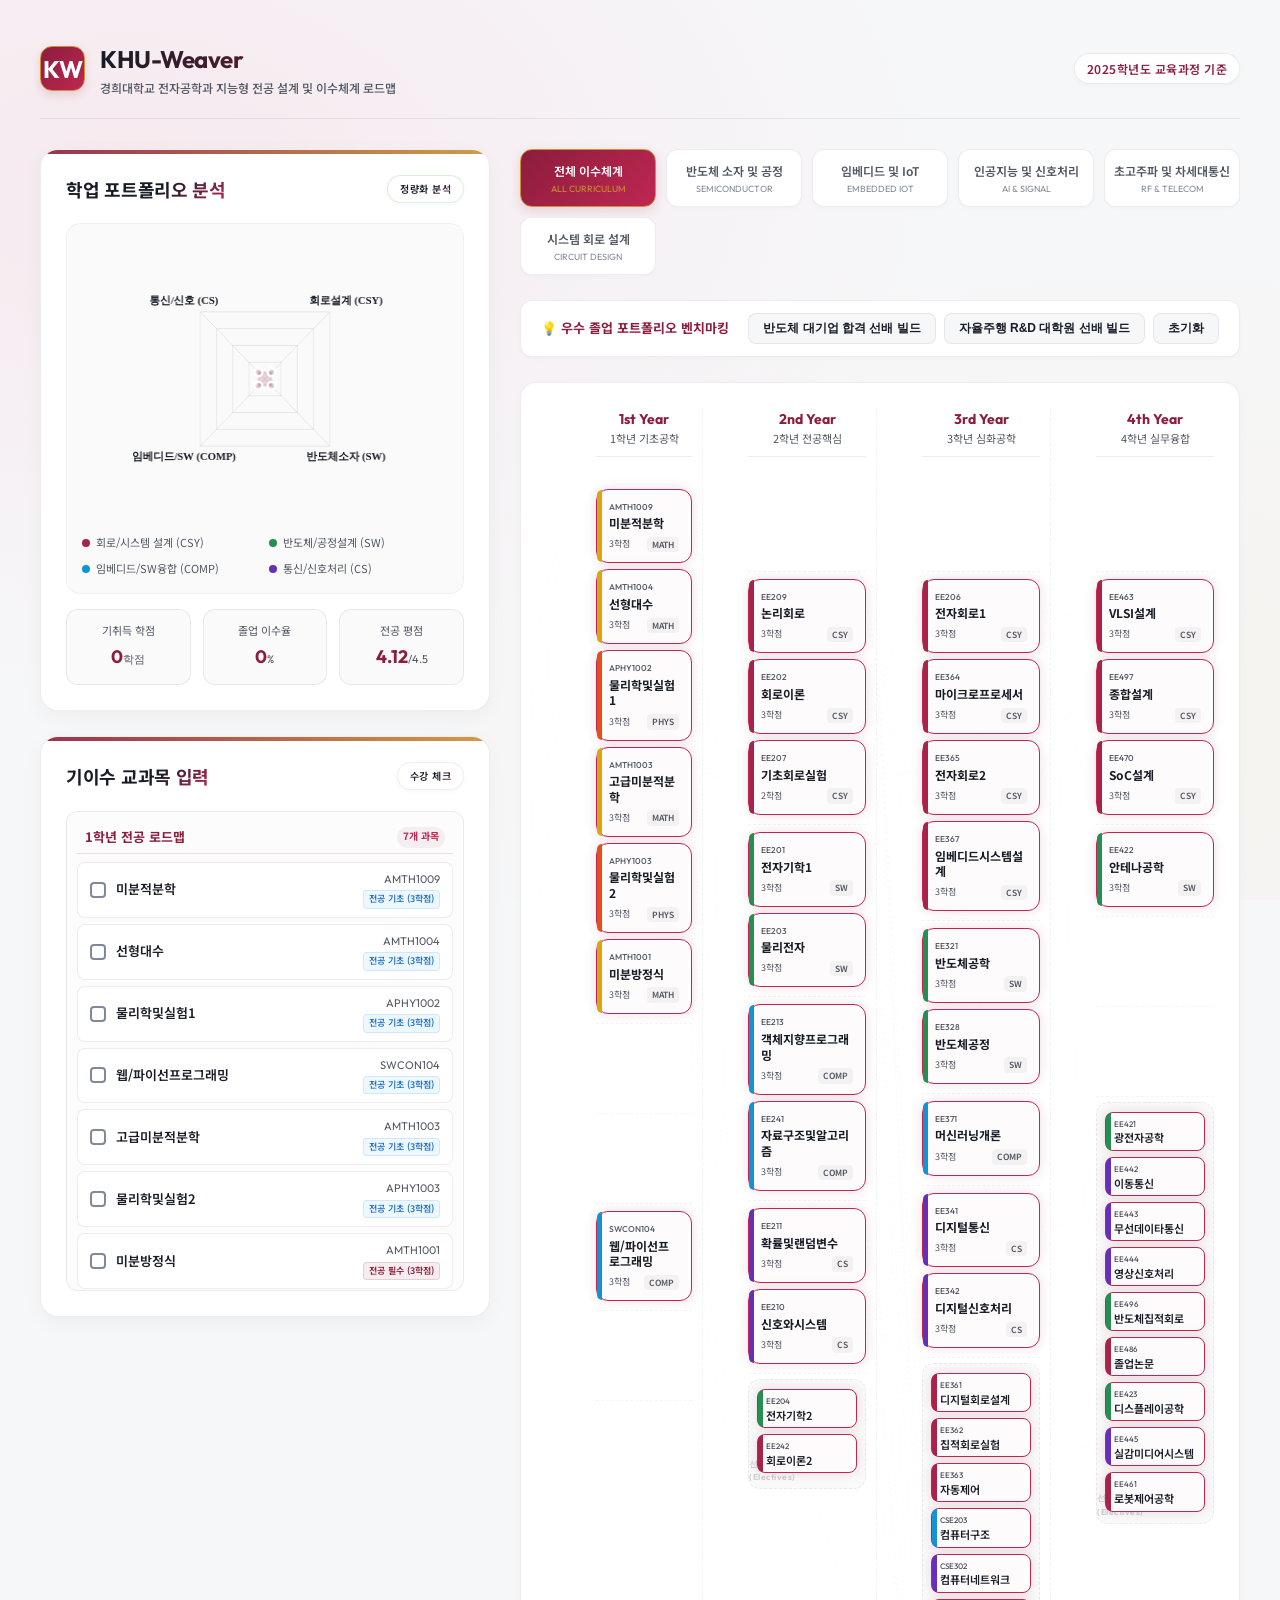
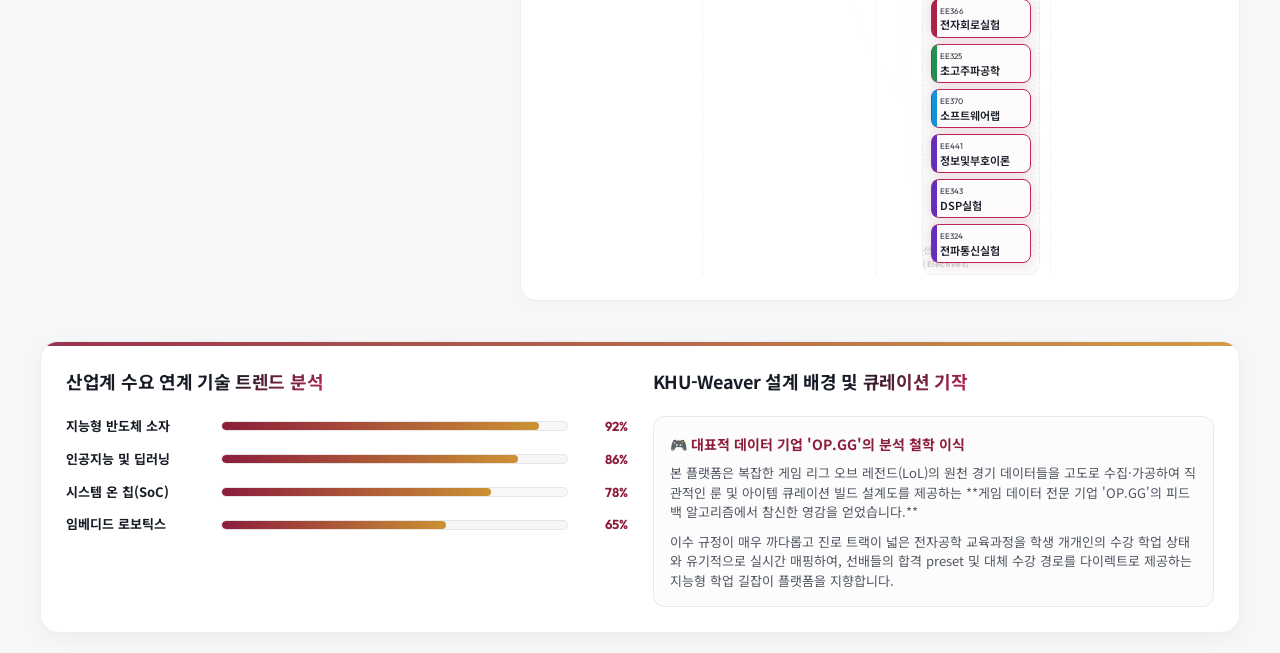
<file: 이수체계_로드맵_데모.html>
<!DOCTYPE html>
<html lang="ko">
<head>
    <meta charset="UTF-8">
    <meta name="viewport" content="width=device-width, initial-scale=1.0">
    <title>KHU-Weaver | 경희대학교 전자공학과 지능형 전공 설계 플랫폼</title>
    <!-- Google Fonts: Outfit, Inter, Noto Sans KR -->
    <link href="https://fonts.googleapis.com/css2?family=Inter:wght@300;400;500;600;700&family=Noto+Sans+KR:wght@300;400;500;700&family=Outfit:wght@400;500;600;700&display=swap" rel="stylesheet">
    <style>
        :root {
            /* 경희 프리미엄 밝은 모드(Light Theme) 컬러 시스템 */
            --khu-burgundy-raw: 343, 66%, 33%; /* HSL 버건디 */
            --khu-burgundy: hsl(var(--khu-burgundy-raw));
            --khu-burgundy-light: hsl(343, 66%, 45%);
            --khu-burgundy-glow: hsla(343, 66%, 33%, 0.15);
            --khu-gold: hsl(37, 60%, 50%);
            --khu-gold-glow: hsla(37, 60%, 50%, 0.1);
            
            /* 라이트 테마 배경 및 텍스트 매핑 */
            --bg-dark: hsl(220, 20%, 97%); /* 부드러운 쿨 그레이 연한 배경 */
            --bg-card: hsl(0, 0%, 100%); /* 완벽한 백색 카드 */
            --bg-card-hover: hsl(220, 20%, 94%); /* 마우스 호버 시 은은한 그레이 */
            --text-primary: hsl(220, 25%, 12%); /* 진한 다크 차콜 (가독성 극대화) */
            --text-secondary: hsl(220, 10%, 35%); /* 중후한 다크 그레이 */
            --text-muted: hsl(220, 10%, 55%); /* 연한 회색 */
            
            --accent-green: hsl(142, 65%, 35%);
            --accent-red: hsl(354, 70%, 45%);
            --accent-blue: hsl(210, 70%, 45%);
            --border-color: rgba(0, 0, 0, 0.07); /* 아주 부드러운 외곽선 */
            --glass-bg: rgba(255, 255, 255, 0.85); /* 백색 아크릴 유리 질감 */
            --glass-border: rgba(0, 0, 0, 0.05);
            --transition-smooth: all 0.25s cubic-bezier(0.4, 0, 0.2, 1);
            
            /* 학문 트랙별 아이덴티티 컬러 정의 (가독성 향상) */
            --track-math: hsl(45, 90%, 45%); /* 수학: 밝은 골드 옐로우 */
            --track-phys: hsl(15, 80%, 50%); /* 물리: 주황색 */
            --track-comp: hsl(200, 85%, 45%); /* 컴퓨터/SW: 선명한 스카이 블루 */
            --track-csy: hsl(343, 66%, 40%); /* 회로시스템: 경희 버건디 */
            --track-sw: hsl(145, 60%, 35%); /* 반도체/파동: 에메랄드 그린 */
            --track-cs: hsl(265, 60%, 45%); /* 통신/신호: 로열 퍼플 */
        }

        * {
            box-sizing: border-box;
            margin: 0;
            padding: 0;
        }

        body {
            background-color: var(--bg-dark);
            color: var(--text-primary);
            font-family: 'Noto Sans KR', 'Inter', sans-serif;
            line-height: 1.6;
            overflow-x: hidden;
            background-image: 
                radial-gradient(at 10% 20%, hsla(343, 66%, 90%, 0.4) 0px, transparent 50%),
                radial-gradient(at 90% 80%, hsla(37, 60%, 90%, 0.3) 0px, transparent 50%);
            background-attachment: fixed;
        }

        /* 스크롤바 디자인 */
        ::-webkit-scrollbar {
            width: 8px;
        }
        ::-webkit-scrollbar-track {
            background: var(--bg-dark);
        }
        ::-webkit-scrollbar-thumb {
            background: var(--border-color);
            border-radius: 4px;
        }
        ::-webkit-scrollbar-thumb:hover {
            background: var(--khu-burgundy-light);
        }

        /* 레이아웃 & 컨테이너 */
        .container {
            max-width: 1600px; /* 컨테이너 폭을 넓혀 전체적으로 광활하고 여유 있는 시야 제공 */
            margin: 0 auto;
            padding: 20px 40px;
        }

        /* 프리미엄 헤더 */
        header {
            display: flex;
            justify-content: space-between;
            align-items: center;
            padding: 20px 0;
            border-bottom: 1px solid var(--border-color);
            margin-bottom: 30px;
        }

        .logo-section {
            display: flex;
            align-items: center;
            gap: 15px;
        }

        .logo-emblem {
            width: 45px;
            height: 45px;
            background: linear-gradient(135deg, var(--khu-burgundy), var(--khu-burgundy-light));
            border-radius: 12px;
            display: flex;
            align-items: center;
            justify-content: center;
            font-family: 'Outfit', sans-serif;
            font-size: 24px;
            font-weight: 700;
            color: #ffffff;
            border: 1px solid var(--khu-gold);
            box-shadow: 0 4px 10px rgba(140, 29, 64, 0.15);
        }

        .logo-text h1 {
            font-family: 'Outfit', 'Noto Sans KR', sans-serif;
            font-size: 24px;
            font-weight: 700;
            letter-spacing: -0.5px;
            background: linear-gradient(to right, var(--text-primary), var(--khu-burgundy));
            -webkit-background-clip: text;
            -webkit-text-fill-color: transparent;
        }

        .logo-text p {
            font-size: 12px;
            color: var(--text-secondary);
            font-weight: 500;
        }

        .header-meta {
            text-align: right;
        }

        .badge-academic {
            display: inline-block;
            background: var(--glass-bg);
            border: 1px solid var(--border-color);
            color: var(--khu-burgundy);
            font-size: 12px;
            font-weight: 600;
            padding: 5px 12px;
            border-radius: 20px;
            letter-spacing: 0.5px;
            box-shadow: 0 2px 5px rgba(0,0,0,0.03);
        }

        /* 의존성 경고 배너 구역 (Prerequisite Alert Panel) */
        #alert-panel {
            margin-bottom: 25px;
            display: none;
        }

        .alert-card {
            background: linear-gradient(135deg, rgba(244, 67, 54, 0.08), rgba(140, 29, 64, 0.04));
            border: 1px solid var(--accent-red);
            border-radius: 14px;
            padding: 16px 24px;
            display: flex;
            align-items: center;
            gap: 16px;
            box-shadow: 0 4px 15px rgba(244, 67, 54, 0.08);
            animation: slideDown 0.4s cubic-bezier(0.16, 1, 0.3, 1);
        }

        .alert-icon {
            width: 36px;
            height: 36px;
            background: rgba(244, 67, 54, 0.1);
            border-radius: 50%;
            display: flex;
            align-items: center;
            justify-content: center;
            font-size: 18px;
            color: var(--accent-red);
            border: 1px solid var(--accent-red);
            flex-shrink: 0;
        }

        .alert-content h4 {
            font-size: 14px;
            font-weight: 700;
            color: var(--accent-red);
            margin-bottom: 2px;
        }

        .alert-content p {
            font-size: 13px;
            color: var(--text-primary);
        }

        /* 메인 콘텐츠 그리드 (2열 레이아웃) */
        .main-grid {
            display: grid;
            grid-template-columns: 450px 1fr;
            gap: 30px;
            align-items: start;
        }

        /* 윈도우 스타일 카드 공통 */
        .card {
            background-color: var(--bg-card);
            border: 1px solid var(--border-color);
            border-radius: 18px;
            padding: 25px;
            box-shadow: 0 6px 20px rgba(0, 0, 0, 0.04);
            position: relative;
            overflow: hidden;
            transition: var(--transition-smooth);
        }

        .card::before {
            content: '';
            position: absolute;
            top: 0;
            left: 0;
            width: 100%;
            height: 4px;
            background: linear-gradient(90deg, var(--khu-burgundy), var(--khu-gold));
            opacity: 0.9;
        }

        .card-title {
            font-size: 18px;
            font-weight: 700;
            margin-bottom: 20px;
            display: flex;
            justify-content: space-between;
            align-items: center;
            letter-spacing: -0.3px;
        }

        .card-title span {
            background: linear-gradient(135deg, var(--text-primary) 60%, var(--khu-burgundy-light));
            -webkit-background-clip: text;
            -webkit-text-fill-color: transparent;
        }

        /* 왼쪽 열: 학업 포트폴리오 분석 (Academic Query) */
        .sidebar-panel {
            display: flex;
            flex-direction: column;
            gap: 25px;
        }

        /* 차트 캔버스 컨테이너 */
        .chart-container {
            display: flex;
            flex-direction: column;
            align-items: center;
            justify-content: center;
            background: rgba(0, 0, 0, 0.02);
            border-radius: 14px;
            padding: 15px;
            border: 1px solid rgba(0, 0, 0, 0.04);
        }

        canvas#radarChart {
            max-width: 100%;
            height: 280px;
        }

        .chart-legend {
            display: grid;
            grid-template-columns: repeat(2, 1fr);
            gap: 8px;
            width: 100%;
            margin-top: 15px;
            font-size: 11px;
            color: var(--text-secondary);
        }

        .legend-item {
            display: flex;
            align-items: center;
            gap: 6px;
        }

        .legend-dot {
            width: 8px;
            height: 8px;
            border-radius: 50%;
        }

        /* 수강 학점 현황 표시 */
        .credit-dashboard {
            display: grid;
            grid-template-columns: repeat(3, 1fr);
            gap: 12px;
            margin-top: 5px;
        }

        .credit-stat-card {
            background: rgba(0, 0, 0, 0.02);
            border: 1px solid var(--border-color);
            border-radius: 12px;
            padding: 12px;
            text-align: center;
        }

        .credit-stat-card .label {
            font-size: 11px;
            color: var(--text-secondary);
            display: block;
            margin-bottom: 4px;
        }

        .credit-stat-card .value {
            font-family: 'Outfit', sans-serif;
            font-size: 18px;
            font-weight: 700;
            color: var(--khu-burgundy);
        }

        .credit-stat-card .value span {
            font-size: 11px;
            color: var(--text-secondary);
            font-weight: 400;
        }

        /* 과목 수강 정보 입력 패널 (체크박스 목록) */
        .curriculum-selector {
            max-height: 480px;
            overflow-y: auto;
            border: 1px solid var(--border-color);
            border-radius: 12px;
            background: rgba(0, 0, 0, 0.01);
            padding: 10px;
        }

        .sem-group {
            margin-bottom: 15px;
        }

        .sem-header {
            font-size: 13px;
            font-weight: 700;
            color: var(--khu-burgundy);
            padding: 5px 8px;
            border-bottom: 1px solid rgba(140, 29, 64, 0.15);
            margin-bottom: 8px;
            display: flex;
            justify-content: space-between;
        }

        .sem-header .sem-badge {
            font-size: 10px;
            background: rgba(140, 29, 64, 0.06);
            color: var(--khu-burgundy-light);
            padding: 1px 6px;
            border-radius: 10px;
        }

        .course-checkbox-list {
            display: flex;
            flex-direction: column;
            gap: 6px;
        }

        .course-checkbox-item {
            display: flex;
            align-items: center;
            justify-content: space-between;
            padding: 8px 12px;
            background: var(--bg-card);
            border: 1px solid var(--border-color);
            border-radius: 8px;
            cursor: pointer;
            transition: var(--transition-smooth);
            user-select: none;
        }

        .course-checkbox-item:hover {
            background: var(--bg-card-hover);
        }

        .course-checkbox-item.checked {
            border-color: var(--khu-burgundy-light);
            background: hsla(343, 66%, 97%, 0.6); /* 연한 핑크 버건디 배경 */
        }

        .course-label-side {
            display: flex;
            align-items: center;
            gap: 10px;
        }

        .course-checkbox-item input[type="checkbox"] {
            appearance: none;
            width: 16px;
            height: 16px;
            border: 2px solid var(--text-muted);
            border-radius: 4px;
            outline: none;
            cursor: pointer;
            position: relative;
            transition: var(--transition-smooth);
        }

        .course-checkbox-item input[type="checkbox"]:checked {
            background-color: var(--khu-burgundy);
            border-color: var(--khu-burgundy);
        }

        .course-checkbox-item input[type="checkbox"]:checked::after {
            content: '✓';
            position: absolute;
            color: #ffffff;
            font-size: 11px;
            font-weight: bold;
            top: -2px;
            left: 2px;
        }

        .course-name {
            font-size: 13px;
            font-weight: 600;
            color: var(--text-primary);
        }

        .course-meta-side {
            text-align: right;
            font-size: 11px;
        }

        .course-code {
            font-family: 'Outfit', sans-serif;
            color: var(--text-secondary);
            display: block;
        }

        .course-type-badge {
            display: inline-block;
            padding: 1px 5px;
            border-radius: 4px;
            font-size: 9px;
            font-weight: 600;
            margin-top: 2px;
        }

        .badge-essential { background: rgba(140, 29, 64, 0.08); color: var(--khu-burgundy); border: 1px solid rgba(140, 29, 64, 0.15); }
        .badge-basic { background: rgba(33, 150, 243, 0.08); color: var(--accent-blue); border: 1px solid rgba(33, 150, 243, 0.15); }
        .badge-selective { background: rgba(0, 0, 0, 0.03); color: var(--text-secondary); border: 1px solid var(--border-color); }

        /* 오른쪽 열: 맞춤형 커리어 로드맵 (Career Path & Alert) */
        .workspace-panel {
            display: flex;
            flex-direction: column;
            gap: 25px;
        }

        /* 트랙 선택기 (Tab Buttons) */
        .track-selectors {
            display: grid;
            grid-template-columns: repeat(5, 1fr);
            gap: 10px;
        }

        .track-btn {
            background: var(--bg-card);
            border: 1px solid var(--border-color);
            border-radius: 12px;
            padding: 12px 8px;
            font-family: 'Noto Sans KR', sans-serif;
            font-size: 12px;
            font-weight: 600;
            color: var(--text-secondary);
            cursor: pointer;
            transition: var(--transition-smooth);
            text-align: center;
            display: flex;
            flex-direction: column;
            align-items: center;
            justify-content: center;
            gap: 4px;
            box-shadow: 0 2px 5px rgba(0,0,0,0.02);
        }

        .track-btn span.en {
            font-family: 'Outfit', sans-serif;
            font-size: 9px;
            color: var(--text-muted);
            font-weight: 400;
            text-transform: uppercase;
        }

        .track-btn:hover {
            background: var(--bg-card-hover);
            border-color: var(--khu-burgundy-glow);
            color: var(--text-primary);
        }

        .track-btn.active {
            background: linear-gradient(135deg, var(--khu-burgundy), var(--khu-burgundy-light));
            border-color: var(--khu-gold);
            color: #ffffff;
            box-shadow: 0 4px 12px var(--khu-burgundy-glow);
        }

        .track-btn.active span.en {
            color: var(--khu-gold);
        }

        /* 벤치마킹 & 프리셋 제어기 */
        .presets-row {
            display: flex;
            justify-content: space-between;
            align-items: center;
            background: var(--bg-card);
            padding: 12px 20px;
            border-radius: 12px;
            border: 1px solid var(--border-color);
            font-size: 13px;
            box-shadow: 0 2px 5px rgba(0,0,0,0.02);
        }

        .presets-title {
            font-weight: 700;
            color: var(--khu-burgundy);
            display: flex;
            align-items: center;
            gap: 8px;
        }

        .presets-buttons {
            display: flex;
            gap: 8px;
        }

        .preset-btn {
            background: var(--bg-dark);
            border: 1px solid var(--border-color);
            border-radius: 8px;
            padding: 6px 14px;
            font-size: 12px;
            font-weight: 600;
            color: var(--text-primary);
            cursor: pointer;
            transition: var(--transition-smooth);
        }

        .preset-btn:hover {
            background: var(--bg-card-hover);
            border-color: var(--khu-burgundy);
        }

        /* 이수체계 시각화 타임라인 (Timeline Roadmap Canvas) */
        .roadmap-timeline-wrapper {
            position: relative;
            background: var(--bg-card);
            border-radius: 16px;
            padding: 25px 25px 25px 75px; /* 왼쪽 패딩을 75px로 넓혀 동일 학년 C자 우회선이 바깥으로 잘리지 않도록 안전지대 확보 */
            border: 1px solid var(--border-color);
            min-height: 520px;
            box-shadow: 0 4px 15px rgba(0,0,0,0.02);
        }

        .timeline-years-grid {
            display: grid;
            grid-template-columns: repeat(4, 1fr);
            gap: 45px; /* 폭을 넓혀 여유 있는 배치 실현 */
            height: 100%;
            position: relative;
            z-index: 2; /* SVG 캔버스보다 확실하게 위 레이어로 올려 연결선들이 카드 뒤로 숨어 은폐되도록 처리 */
        }

        .timeline-year-col {
            position: relative;
            display: flex;
            flex-direction: column;
            gap: 15px;
            border-right: 1px dashed rgba(0, 0, 0, 0.05);
            padding-right: 10px;
        }

        .timeline-year-col:last-child {
            border-right: none;
            padding-right: 0;
        }

        .year-col-title {
            font-family: 'Outfit', sans-serif;
            font-size: 14px;
            font-weight: 700;
            color: var(--khu-burgundy);
            text-align: center;
            padding-bottom: 8px;
            border-bottom: 1px solid var(--border-color);
            margin-bottom: 10px;
        }

        .year-col-title span.ko {
            font-family: 'Noto Sans KR', sans-serif;
            font-size: 11px;
            color: var(--text-secondary);
            font-weight: 400;
            display: block;
        }

        .year-courses-list {
            display: flex;
            flex-direction: column;
            gap: 0;
            min-height: 480px;
            height: 100%;
        }

        /* 세부 분야 트랙별 수평 정렬 슬롯 */
        .track-slot {
            min-height: 90px;
            border-bottom: 1px dashed rgba(0, 0, 0, 0.04);
            display: flex;
            flex-direction: column;
            justify-content: center;
            gap: 6px;
            padding: 8px 0;
            position: relative;
            transition: var(--transition-smooth);
            z-index: 2;
        }

        .track-slot:last-child {
            border-bottom: none;
        }

        /* 분야별 은은한 수평 가이드 배경 효과 */
        .track-slot::after {
            content: '';
            position: absolute;
            left: -8px;
            right: -8px;
            top: 4px;
            bottom: 4px;
            background: rgba(0, 0, 0, 0.012);
            border-radius: 8px;
            opacity: 0;
            transition: var(--transition-smooth);
            pointer-events: none;
            z-index: 0;
        }

        .track-slot:hover::after {
            opacity: 1;
        }

        /* 타임라인 과목 카드 가독성 대폭 향상 */
        .timeline-course-card {
            background: var(--bg-dark);
            border: 1px solid var(--border-color);
            border-radius: 12px;
            padding: 10px 12px;
            font-size: 12px;
            position: relative;
            cursor: pointer;
            transition: var(--transition-smooth);
            z-index: 2;
            box-shadow: 0 2px 4px rgba(0,0,0,0.01);
            user-select: none;
        }

        /* 왼쪽 엣지 보더로 학문 분야 직관적 분류 (Color Coding) */
        .timeline-course-card::before {
            content: '';
            position: absolute;
            left: 0;
            top: 0;
            bottom: 0;
            width: 5px;
            border-radius: 6px 0 0 6px;
            background: var(--text-muted);
            transition: var(--transition-smooth);
        }

        /* 카드 소속 트랙별 색상 바인딩 (가독성 향상 핵심) */
        .timeline-course-card[data-track-type="MATH"]::before { background: var(--track-math); }
        .timeline-course-card[data-track-type="PHYS"]::before { background: var(--track-phys); }
        .timeline-course-card[data-track-type="COMP"]::before { background: var(--track-comp); }
        .timeline-course-card[data-track-type="CSY"]::before { background: var(--track-csy); }
        .timeline-course-card[data-track-type="SW"]::before { background: var(--track-sw); }
        .timeline-course-card[data-track-type="CS"]::before { background: var(--track-cs); }

        .timeline-course-card.checked-course {
            border-color: var(--khu-burgundy-light);
            background: hsl(343, 66%, 98%) !important; /* 완전한 불투명도로 배경 아래 연결선 비침 원천 차단 */
            box-shadow: 0 2px 8px rgba(140, 29, 64, 0.06);
        }

        .timeline-course-card:hover {
            transform: translateY(-2px);
            background: var(--bg-card);
            border-color: var(--khu-gold);
            box-shadow: 0 5px 15px rgba(0, 0, 0, 0.08);
            z-index: 10;
        }

        /* 마우스 호버 시 다단계 연쇄 하이라이트 & 아웃포커스 인터랙션 */
        .timeline-course-card.highlight-focus {
            border-color: var(--khu-burgundy-light);
            box-shadow: 0 0 16px var(--khu-burgundy-glow);
            transform: translateY(-3px) scale(1.03);
            z-index: 10;
            background: var(--bg-card);
        }

        .timeline-course-card.highlight-prereq {
            border-color: var(--khu-gold);
            box-shadow: 0 0 12px var(--khu-gold-glow);
            transform: translateY(-2px);
            z-index: 8;
            background: var(--bg-card);
        }

        .timeline-course-card.highlight-followup {
            border-color: var(--accent-blue);
            box-shadow: 0 0 12px rgba(33, 150, 243, 0.12);
            transform: translateY(-2px);
            z-index: 8;
            background: var(--bg-card);
        }

        .timeline-course-card.fade-out-node {
            border-color: rgba(0, 0, 0, 0.04) !important;
            box-shadow: none !important;
            transform: scale(0.97);
            pointer-events: none;
            transition: var(--transition-smooth);
        }

        .timeline-course-card.fade-out-node .t-card-name,
        .timeline-course-card.fade-out-node .t-card-code,
        .timeline-course-card.fade-out-node .t-card-meta {
            opacity: 0.35 !important; /* 글씨가 뭉개지지 않고 선명하게 정독 가능하도록 투명도 상향 */
            filter: none !important; /* 비직관적인 블러 효과 전격 제거 */
        }

        .timeline-course-card.fade-out-node::before {
            opacity: 0.2 !important;
        }

        /* 트랙 선택 시 활성 과목 카드 하이라이트 스타일 */
        .timeline-course-card.active-in-track {
            border-color: var(--khu-burgundy-light) !important;
            box-shadow: 0 0 12px var(--khu-burgundy-glow) !important;
            background: hsl(343, 66%, 99%) !important; /* 완전한 불투명도로 배경 아래 연결선 비침 원천 차단 */
            transform: translateY(-1px);
            z-index: 5;
        }

        /* 전체보기 모드이거나, 트랙 활성 카드일 때는 불투명도 100% 보장 */
        .track-all .timeline-course-card,
        .timeline-course-card.active-in-track {
            opacity: 1.0 !important;
            filter: none !important;
            transition: var(--transition-smooth);
        }

        /* 전체보기 모드가 아닐 때만 비활성 카드를 은은하게 반투명 처리 */
        /* 전체보기 모드가 아닐 때만 비활성 카드의 텍스트와 보더를 은은하게 뮤트 처리 (배경 비침을 원천 차단하기 위해 opacity 속성 배제) */
        body:not(.track-all) .timeline-course-card:not(.active-in-track) {
            border-color: rgba(0, 0, 0, 0.03) !important;
            box-shadow: none !important;
            transition: var(--transition-smooth);
        }

        body:not(.track-all) .timeline-course-card:not(.active-in-track) .t-card-name {
            color: var(--text-muted) !important;
        }

        body:not(.track-all) .timeline-course-card:not(.active-in-track) .t-card-code {
            color: var(--text-muted) !important;
        }

        body:not(.track-all) .timeline-course-card:not(.active-in-track) .t-card-meta {
            opacity: 0.4;
        }

        body:not(.track-all) .timeline-course-card:not(.active-in-track)::before {
            opacity: 0.25 !important;
        }

        /* 비활성 카드 마우스 호버 시에는 완전히 밝아져서 개별 탐색 지원 */
        body:not(.track-all) .timeline-course-card:not(.active-in-track):hover {
            border-color: var(--khu-gold) !important;
            box-shadow: 0 5px 15px rgba(0, 0, 0, 0.08) !important;
        }

        body:not(.track-all) .timeline-course-card:not(.active-in-track):hover .t-card-name,
        body:not(.track-all) .timeline-course-card:not(.active-in-track):hover .t-card-code {
            color: var(--text-primary) !important;
        }

        body:not(.track-all) .timeline-course-card:not(.active-in-track):hover .t-card-meta {
            opacity: 1.0 !important;
        }

        body:not(.track-all) .timeline-course-card:not(.active-in-track):hover::before {
            opacity: 1.0 !important;
        }

        /* 1학년 빈 전공선택 슬롯의 시각적 소거 스타일 */
        .track-slot.elective-slot.empty-slot {
            border: none !important;
            background: none !important;
            box-shadow: none !important;
            pointer-events: none;
        }

        .track-slot.elective-slot.empty-slot::before {
            display: none !important;
        }

        .track-slot.elective-slot.empty-slot::after {
            display: none !important;
        }

        /* 동적 관계 뱃지 스타일 정의 */
        .relation-badge {
            position: absolute;
            top: -8px;
            right: 8px;
            font-size: 8px;
            font-weight: 700;
            padding: 2px 6px;
            border-radius: 10px;
            opacity: 0;
            transform: translateY(4px);
            transition: var(--transition-smooth);
            z-index: 10;
            box-shadow: 0 2px 4px rgba(0,0,0,0.05);
        }

        .timeline-course-card.highlight-focus .relation-badge {
            opacity: 1;
            transform: translateY(0);
            background: var(--khu-burgundy);
            color: #ffffff;
        }

        .timeline-course-card.highlight-prereq .relation-badge {
            opacity: 1;
            transform: translateY(0);
            background: var(--khu-gold);
            color: #ffffff;
        }

        .timeline-course-card.highlight-followup .relation-badge {
            opacity: 1;
            transform: translateY(0);
            background: var(--accent-blue);
            color: #ffffff;
        }

        /* 6번째 기타 전공선택 및 심화 옵션 슬롯 전용 스타일 */
        .elective-slot {
            min-height: 110px !important;
            background: rgba(0, 0, 0, 0.018);
            border: 1px dashed rgba(0, 0, 0, 0.07) !important;
            border-radius: 12px;
            padding: 10px 8px !important;
            display: flex !important;
            flex-direction: row !important;
            flex-wrap: wrap !important;
            align-content: flex-start !important;
            justify-content: flex-start !important;
            gap: 6px !important;
            margin-top: 5px;
        }

        /* 슬롯 상단 투명 워터마크 안내 문구 */
        .elective-slot::before {
            content: '선택 및 심화 교과 옵션 (Electives)';
            position: absolute;
            bottom: 4px;
            right: 8px;
            font-size: 8.5px;
            font-weight: 700;
            color: var(--text-muted);
            opacity: 0.35;
            pointer-events: none;
            font-family: 'Outfit', sans-serif;
            letter-spacing: 0.5px;
            z-index: 1;
        }

        /* 콤팩트 미니 칩 카드 스타일 */
        .timeline-course-card.mini-chip {
            padding: 5px 8px !important;
            font-size: 11px !important;
            border-radius: 8px !important;
            flex-grow: 1;
            min-width: 100px;
            max-width: calc(50% - 3px);
            box-shadow: 0 1px 3px rgba(0,0,0,0.01);
        }

        .timeline-course-card.mini-chip .t-card-code {
            font-size: 8px !important;
            margin-bottom: 0px !important;
        }

        .timeline-course-card.mini-chip .t-card-name {
            font-size: 11px !important;
            font-weight: 600 !important;
            white-space: nowrap;
            overflow: hidden;
            text-overflow: ellipsis;
        }

        .timeline-course-card.mini-chip .t-card-meta {
            display: none !important; /* 공간 절약을 위해 메타 숨김 */
        }
        
        .timeline-course-card.mini-chip .relation-badge {
            top: -10px !important;
            right: 4px !important;
            font-size: 7px !important;
            padding: 1px 4px !important;
        }

        .t-card-code {
            font-family: 'Outfit', sans-serif;
            font-size: 8.5px;
            color: var(--text-secondary);
            font-weight: 500;
            display: block;
            margin-bottom: 2px;
        }

        .t-card-name {
            font-weight: 700;
            color: var(--text-primary);
            line-height: 1.3;
            font-size: 12px;
        }

        .t-card-meta {
            display: flex;
            justify-content: space-between;
            align-items: center;
            margin-top: 6px;
            font-size: 9px;
            color: var(--text-secondary);
        }

        .t-card-track {
            background: rgba(0, 0, 0, 0.04);
            padding: 1px 5px;
            border-radius: 4px;
            font-weight: 600;
            font-size: 8.5px;
        }

        /* 선후수 연계 시각화 커넥터선 처리용 SVG 캔버스 */
        .svg-connections-canvas {
            position: absolute;
            top: 0;
            left: 0;
            width: 100%;
            height: 100%;
            pointer-events: none;
            z-index: 1; /* 카드(z-index: 2) 밑으로 레이어를 정착시켜 카드 영역 통과 시 완전히 숨겨지도록 배치 */
        }

        .svg-connections-canvas path {
            transition: stroke 0.25s, stroke-width 0.25s, opacity 0.25s;
        }

        /* 연관 활성 연결선 스타일 및 빛 물결 흐름 애니메이션 */
        .svg-connections-canvas path.active-connection {
            stroke-width: 2.5px !important;
            stroke-dasharray: 6, 4;
            animation: connectionFlow 0.8s linear infinite;
        }

        @keyframes connectionFlow {
            to {
                stroke-dashoffset: -20;
            }
        }

        /* 하단 산업 트렌드 분석 패널 (Industry-Academic Linkage Panel) */
        .trend-panel {
            grid-column: span 2;
            display: grid;
            grid-template-columns: 1fr 1fr;
            gap: 25px;
            margin-top: 10px;
        }

        .trend-chart-list {
            display: flex;
            flex-direction: column;
            gap: 12px;
        }

        .trend-bar-row {
            display: flex;
            align-items: center;
            gap: 15px;
            font-size: 13px;
        }

        .trend-bar-label {
            width: 140px;
            font-weight: 700;
            color: var(--text-primary);
        }

        .trend-bar-container {
            flex-grow: 1;
            height: 10px;
            background: rgba(0, 0, 0, 0.03);
            border-radius: 5px;
            overflow: hidden;
            border: 1px solid var(--border-color);
        }

        .trend-bar-fill {
            height: 100%;
            background: linear-gradient(90deg, var(--khu-burgundy), var(--khu-gold));
            border-radius: 5px;
            transition: width 1s cubic-bezier(0.16, 1, 0.3, 1);
        }

        .trend-bar-value {
            width: 45px;
            font-family: 'Outfit', sans-serif;
            font-weight: 700;
            color: var(--khu-burgundy);
            text-align: right;
        }

        .trend-text-desc {
            font-size: 13px;
            color: var(--text-secondary);
            background: rgba(0, 0, 0, 0.01);
            padding: 16px;
            border-radius: 12px;
            border: 1px solid var(--border-color);
        }

        .trend-text-desc h5 {
            font-size: 14px;
            color: var(--khu-burgundy);
            font-weight: 700;
            margin-bottom: 8px;
        }

        /* 애니메이션 키프레임 */
        @keyframes slideDown {
            from {
                opacity: 0;
                transform: translateY(-10px);
            }
            to {
                opacity: 1;
                transform: translateY(0);
            }
        }

        /* 반응형 미디어 쿼리 */
        @media (max-width: 1200px) {
            .main-grid {
                grid-template-columns: 1fr;
            }
            .trend-panel {
                grid-column: span 1;
                grid-template-columns: 1fr;
            }
        }
    </style>
</head>
<body>

<div class="container">
    <!-- 헤더 영역 -->
    <header>
        <div class="logo-section">
            <div class="logo-emblem">KW</div>
            <div class="logo-text">
                <h1>KHU-Weaver</h1>
                <p>경희대학교 전자공학과 지능형 전공 설계 및 이수체계 로드맵</p>
            </div>
        </div>
        <div class="header-meta">
            <span class="badge-academic">2025학년도 교육과정 기준</span>
        </div>
    </header>

    <!-- 실시간 선수과목 의존성 경고 배너 패널 -->
    <div id="alert-panel">
        <div class="alert-card">
            <div class="alert-icon">⚠️</div>
            <div class="alert-content">
                <h4 id="alert-title">[이수 체계 오류 감지]</h4>
                <p id="alert-msg">선수 필수 과목이 누락되었습니다. 대체 이수 경로를 확인하십시오.</p>
            </div>
        </div>
    </div>

    <!-- 메인 대시보드 그리드 -->
    <div class="main-grid">
        
        <!-- 왼쪽 열: 학업 포트폴리오 분석 -->
        <div class="sidebar-panel">
            
            <!-- 1. 역량 분석 대시보드 -->
            <div class="card">
                <h3 class="card-title">
                    <span>학업 포트폴리오 분석</span>
                    <span class="badge-academic" style="font-size: 10px; color: var(--accent-green); border-color: rgba(76, 175, 80, 0.2);">정량화 분석</span>
                </h3>
                
                <div class="chart-container">
                    <canvas id="radarChart" width="380" height="280"></canvas>
                    <div class="chart-legend">
                        <div class="legend-item"><span class="legend-dot" style="background: var(--track-csy);"></span>회로/시스템 설계 (CSY)</div>
                        <div class="legend-item"><span class="legend-dot" style="background: var(--track-sw);"></span>반도체/공정설계 (SW)</div>
                        <div class="legend-item"><span class="legend-dot" style="background: var(--track-comp);"></span>임베디드/SW융합 (COMP)</div>
                        <div class="legend-item"><span class="legend-dot" style="background: var(--track-cs);"></span>통신/신호처리 (CS)</div>
                    </div>
                </div>

                <div class="credit-dashboard" style="margin-top: 15px;">
                    <div class="credit-stat-card">
                        <span class="label">기취득 학점</span>
                        <span class="value" id="stat-completed-credits">0<span>학점</span></span>
                    </div>
                    <div class="credit-stat-card">
                        <span class="label">졸업 이수율</span>
                        <span class="value" id="stat-completion-rate">0<span>%</span></span>
                    </div>
                    <div class="credit-stat-card">
                        <span class="label">전공 평점</span>
                        <span class="value">4.12<span>/4.5</span></span>
                    </div>
                </div>
            </div>

            <!-- 2. 기이수 과목 입력 리스트 -->
            <div class="card">
                <h3 class="card-title">
                    <span>기이수 교과목 입력</span>
                    <span class="badge-academic" style="font-size: 10px;">수강 체크</span>
                </h3>
                <div class="curriculum-selector" id="curriculum-selector-container">
                    <!-- JS에 의해 학년/학기별 교과목 체크박스가 동적 생성됩니다 -->
                </div>
            </div>
        </div>

        <!-- 오른쪽 열: 맞춤형 커리어 로드맵 -->
        <div class="workspace-panel">
            
            <!-- 1. 5대 전문 트랙 선택 탭 -->
            <div class="track-selectors">
                <button class="track-btn active" data-track="all">
                    <span>전체 이수체계</span>
                    <span class="en">All Curriculum</span>
                </button>
                <button class="track-btn" data-track="semiconductor">
                    <span>반도체 소자 및 공정</span>
                    <span class="en">Semiconductor</span>
                </button>
                <button class="track-btn" data-track="embedded">
                    <span>임베디드 및 IoT</span>
                    <span class="en">Embedded IoT</span>
                </button>
                <button class="track-btn" data-track="ai">
                    <span>인공지능 및 신호처리</span>
                    <span class="en">AI & Signal</span>
                </button>
                <button class="track-btn" data-track="telecom">
                    <span>초고주파 및 차세대통신</span>
                    <span class="en">RF & Telecom</span>
                </button>
                <button class="track-btn" data-track="circuit">
                    <span>시스템 회로 설계</span>
                    <span class="en">Circuit Design</span>
                </button>
            </div>

            <!-- 2. 프리셋 / 선배 벤치마킹 연계 -->
            <div class="presets-row">
                <div class="presets-title">
                    <span>💡 우수 졸업 포트폴리오 벤치마킹</span>
                </div>
                <div class="presets-buttons">
                    <button class="preset-btn" id="preset-sem-senior">반도체 대기업 합격 선배 빌드</button>
                    <button class="preset-btn" id="preset-ai-senior">자율주행 R&D 대학원 선배 빌드</button>
                    <button class="preset-btn" id="preset-reset">초기화</button>
                </div>
            </div>

            <!-- 3. 실시간 로드맵 타임라인 시각화 맵 -->
            <div class="roadmap-timeline-wrapper">
                <div class="timeline-years-grid" id="roadmap-timeline-grid">
                    <!-- 학년별 4개의 컬럼이 위치하며, 과목 카드와 연결선 SVG가 배치됩니다 -->
                    <div class="timeline-year-col" data-year="1">
                        <div class="year-col-title">1st Year <span class="ko">1학년 기초공학</span></div>
                        <div class="year-courses-list" id="col-year-1">
                            <div class="track-slot" id="col-year-1-slot-0" data-slot="0"></div>
                            <div class="track-slot" id="col-year-1-slot-1" data-slot="1"></div>
                            <div class="track-slot" id="col-year-1-slot-2" data-slot="2"></div>
                            <div class="track-slot" id="col-year-1-slot-3" data-slot="3"></div>
                            <div class="track-slot" id="col-year-1-slot-4" data-slot="4"></div>
                            <div class="track-slot elective-slot empty-slot" id="col-year-1-slot-5" data-slot="5"></div>
                        </div>
                    </div>
                    <div class="timeline-year-col" data-year="2">
                        <div class="year-col-title">2nd Year <span class="ko">2학년 전공핵심</span></div>
                        <div class="year-courses-list" id="col-year-2">
                            <div class="track-slot" id="col-year-2-slot-0" data-slot="0"></div>
                            <div class="track-slot" id="col-year-2-slot-1" data-slot="1"></div>
                            <div class="track-slot" id="col-year-2-slot-2" data-slot="2"></div>
                            <div class="track-slot" id="col-year-2-slot-3" data-slot="3"></div>
                            <div class="track-slot" id="col-year-2-slot-4" data-slot="4"></div>
                            <div class="track-slot elective-slot" id="col-year-2-slot-5" data-slot="5"></div>
                        </div>
                    </div>
                    <div class="timeline-year-col" data-year="3">
                        <div class="year-col-title">3rd Year <span class="ko">3학년 심화공학</span></div>
                        <div class="year-courses-list" id="col-year-3">
                            <div class="track-slot" id="col-year-3-slot-0" data-slot="0"></div>
                            <div class="track-slot" id="col-year-3-slot-1" data-slot="1"></div>
                            <div class="track-slot" id="col-year-3-slot-2" data-slot="2"></div>
                            <div class="track-slot" id="col-year-3-slot-3" data-slot="3"></div>
                            <div class="track-slot" id="col-year-3-slot-4" data-slot="4"></div>
                            <div class="track-slot elective-slot" id="col-year-3-slot-5" data-slot="5"></div>
                        </div>
                    </div>
                    <div class="timeline-year-col" data-year="4">
                        <div class="year-col-title">4th Year <span class="ko">4학년 실무융합</span></div>
                        <div class="year-courses-list" id="col-year-4">
                            <div class="track-slot" id="col-year-4-slot-0" data-slot="0"></div>
                            <div class="track-slot" id="col-year-4-slot-1" data-slot="1"></div>
                            <div class="track-slot" id="col-year-4-slot-2" data-slot="2"></div>
                            <div class="track-slot" id="col-year-4-slot-3" data-slot="3"></div>
                            <div class="track-slot" id="col-year-4-slot-4" data-slot="4"></div>
                            <div class="track-slot elective-slot" id="col-year-4-slot-5" data-slot="5"></div>
                        </div>
                    </div>
                </div>
                <!-- 연결선 처리를 위한 백그라운드 SVG -->
                <svg class="svg-connections-canvas" id="svg-canvas">
                    <defs>
                        <!-- 선후수 화살표 머리 마커 정의 -->
                        <marker id="arrow" viewBox="0 0 10 10" refX="6" refY="5" markerWidth="6" markerHeight="6" orient="auto-start-reverse">
                            <path d="M 0 1.5 L 8 5 L 0 8.5 z" fill="context-stroke" />
                        </marker>
                    </defs>
                </svg>
            </div>
        </div>

        <!-- 하단: 산업 트렌드 분석 & 기원 배경 명시 -->
        <div class="card trend-panel">
            <div>
                <h3 class="card-title"><span>산업계 수요 연계 기술 트렌드 분석</span></h3>
                <div class="trend-chart-list">
                    <div class="trend-bar-row">
                        <span class="trend-bar-label">지능형 반도체 소자</span>
                        <div class="trend-bar-container"><div class="trend-bar-fill" style="width: 92%;"></div></div>
                        <span class="trend-bar-value">92%</span>
                    </div>
                    <div class="trend-bar-row">
                        <span class="trend-bar-label">인공지능 및 딥러닝</span>
                        <div class="trend-bar-container"><div class="trend-bar-fill" style="width: 86%;"></div></div>
                        <span class="trend-bar-value">86%</span>
                    </div>
                    <div class="trend-bar-row">
                        <span class="trend-bar-label">시스템 온 칩(SoC)</span>
                        <div class="trend-bar-container"><div class="trend-bar-fill" style="width: 78%;"></div></div>
                        <span class="trend-bar-value">78%</span>
                    </div>
                    <div class="trend-bar-row">
                        <span class="trend-bar-label">임베디드 로보틱스</span>
                        <div class="trend-bar-container"><div class="trend-bar-fill" style="width: 65%;"></div></div>
                        <span class="trend-bar-value">65%</span>
                    </div>
                </div>
            </div>
            <div>
                <h3 class="card-title"><span>KHU-Weaver 설계 배경 및 큐레이션 기작</span></h3>
                <div class="trend-text-desc">
                    <h5>🎮 대표적 데이터 기업 'OP.GG'의 분석 철학 이식</h5>
                    <p style="margin-bottom: 10px; line-height: 1.5; color: var(--text-secondary);">
                        본 플랫폼은 복잡한 게임 리그 오브 레전드(LoL)의 원천 경기 데이터들을 고도로 수집·가공하여 직관적인 룬 및 아이템 큐레이션 빌드 설계도를 제공하는 **게임 데이터 전문 기업 'OP.GG'의 피드백 알고리즘에서 참신한 영감을 얻었습니다.**
                    </p>
                    <p style="line-height: 1.5; color: var(--text-secondary);">
                        이수 규정이 매우 까다롭고 진로 트랙이 넓은 전자공학 교육과정을 학생 개개인의 수강 학업 상태와 유기적으로 실시간 매핑하여, 선배들의 합격 preset 및 대체 수강 경로를 다이렉트로 제공하는 지능형 학업 길잡이 플랫폼을 지향합니다.
                    </p>
                </div>
            </div>
        </div>
    </div>
</div>

<script>
    // 1. 경희대학교 전자공학과 실제 코어 교과 24과목 데이터셋 (Adventure Design 제거 및 논리회로 2학년 이동)
    // 1. 경희대학교 전자공학과 실제 코어 교과 52과목 데이터셋 (Adventure Design 제거, 논리회로 2학년 이동 및 28개 전공선택/기초 전격 주입)
    const courses = [
        // 1학년 1학기
        {code:"AMTH1009", name:"미분적분학", type:"전공 기초", credits:3, year:1, sem:1, track:"MATH"},
        {code:"AMTH1004", name:"선형대수", type:"전공 기초", credits:3, year:1, sem:1, track:"MATH"},
        {code:"APHY1002", name:"물리학및실험1", type:"전공 기초", credits:3, year:1, sem:1, track:"PHYS"},
        {code:"SWCON104", name:"웹/파이선프로그래밍", type:"전공 기초", credits:3, year:1, sem:1, track:"COMP"},
        
        // 1학년 2학기
        {code:"AMTH1003", name:"고급미분적분학", type:"전공 기초", credits:3, year:1, sem:2, track:"MATH"},
        {code:"APHY1003", name:"물리학및실험2", type:"전공 기초", credits:3, year:1, sem:2, track:"PHYS"},
        {code:"AMTH1001", name:"미분방정식", type:"전공 필수", credits:3, year:1, sem:2, track:"MATH"},
        
        // 2학년 1학기
        {code:"EE209", name:"논리회로", type:"전공 필수", credits:3, year:2, sem:1, track:"CSY"},
        {code:"EE201", name:"전자기학1", type:"전공 필수", credits:3, year:2, sem:1, track:"SW"},
        {code:"EE202", name:"회로이론", type:"전공 필수", credits:3, year:2, sem:1, track:"CSY"},
        {code:"EE203", name:"물리전자", type:"전공 필수", credits:3, year:2, sem:1, track:"SW"},
        {code:"EE213", name:"객체지향프로그래밍", type:"전공 기초", credits:3, year:2, sem:1, track:"COMP"},
        
        // 2학년 2학기
        {code:"EE207", name:"기초회로실험", type:"전공 필수", credits:2, year:2, sem:2, track:"CSY"},
        {code:"EE241", name:"자료구조및알고리즘", type:"전공 선택", credits:3, year:2, sem:2, track:"COMP"},
        {code:"EE211", name:"확률및랜덤변수", type:"전공 기초", credits:3, year:2, sem:2, track:"CS"},
        {code:"EE210", name:"신호와시스템", type:"전공 필수", credits:3, year:2, sem:2, track:"CS"},
        {code:"EE204", name:"전자기학2", type:"전공 선택", credits:3, year:2, sem:2, track:"SW", isMinor:true},
        {code:"EE242", name:"회로이론2", type:"전공 선택", credits:3, year:2, sem:2, track:"CSY", isMinor:true},
        
        // 3학년 1학기
        {code:"EE206", name:"전자회로1", type:"전공 필수", credits:3, year:3, sem:1, track:"CSY"},
        {code:"EE321", name:"반도체공학", type:"전공 선택", credits:3, year:3, sem:1, track:"SW"},
        {code:"EE328", name:"반도체공정", type:"전공 선택", credits:3, year:3, sem:1, track:"SW"},
        {code:"EE341", name:"디지털통신", type:"전공 선택", credits:3, year:3, sem:1, track:"CS"},
        {code:"EE342", name:"디지털신호처리", type:"전공 선택", credits:3, year:3, sem:1, track:"CS"},
        {code:"EE364", name:"마이크로프로세서", type:"전공 선택", credits:3, year:3, sem:1, track:"CSY"},
        {code:"EE361", name:"디지털회로설계", type:"전공 선택", credits:3, year:3, sem:1, track:"CSY", isMinor:true},
        {code:"EE362", name:"집적회로실험", type:"전공 선택", credits:2, year:3, sem:1, track:"CSY", isMinor:true},
        {code:"EE363", name:"자동제어", type:"전공 선택", credits:3, year:3, sem:1, track:"CSY", isMinor:true},
        {code:"CSE203", name:"컴퓨터구조", type:"전공 선택", credits:3, year:3, sem:1, track:"COMP", isMinor:true},
        {code:"CSE302", name:"컴퓨터네트워크", type:"전공 선택", credits:3, year:3, sem:1, track:"CS", isMinor:true},
        
        // 3학년 2학기
        {code:"EE365", name:"전자회로2", type:"전공 선택", credits:3, year:3, sem:2, track:"CSY"},
        {code:"EE367", name:"임베디드시스템설계", type:"전공 선택", credits:3, year:3, sem:2, track:"CSY"},
        {code:"EE371", name:"머신러닝개론", type:"전공 선택", credits:3, year:3, sem:2, track:"COMP"},
        {code:"EE366", name:"전자회로실험", type:"전공 선택", credits:2, year:3, sem:2, track:"CSY", isMinor:true},
        {code:"EE325", name:"초고주파공학", type:"전공 선택", credits:3, year:3, sem:2, track:"SW", isMinor:true},
        {code:"EE370", name:"소프트웨어랩", type:"전공 선택", credits:2, year:3, sem:2, track:"COMP", isMinor:true},
        {code:"EE441", name:"정보및부호이론", type:"전공 선택", credits:3, year:3, sem:2, track:"CS", isMinor:true},
        {code:"EE343", name:"DSP실험", type:"전공 선택", credits:2, year:3, sem:2, track:"CS", isMinor:true},
        {code:"EE324", name:"전파통신실험", type:"전공 선택", credits:2, year:3, sem:2, track:"CS", isMinor:true},
        
        // 4학년 1학기
        {code:"EE422", name:"안테나공학", type:"전공 선택", credits:3, year:4, sem:1, track:"SW"},
        {code:"EE463", name:"VLSI설계", type:"전공 선택", credits:3, year:4, sem:1, track:"CSY"},
        {code:"EE497", name:"종합설계", type:"전공 필수", credits:3, year:4, sem:1, track:"CSY"},
        {code:"EE421", name:"광전자공학", type:"전공 선택", credits:3, year:4, sem:1, track:"SW", isMinor:true},
        {code:"EE442", name:"이동통신", type:"전공 선택", credits:3, year:4, sem:1, track:"CS", isMinor:true},
        {code:"EE443", name:"무선데이타통신", type:"전공 선택", credits:3, year:4, sem:1, track:"CS", isMinor:true},
        {code:"EE444", name:"영상신호처리", type:"전공 선택", credits:3, year:4, sem:1, track:"CS", isMinor:true},
        {code:"EE496", name:"반도체집적회로", type:"전공 선택", credits:3, year:4, sem:1, track:"SW", isMinor:true},
        {code:"EE486", name:"졸업논문", type:"전공 필수", credits:0, year:4, sem:1, track:"CSY", isMinor:true},
        
        // 4학년 2학기
        {code:"EE470", name:"SoC설계", type:"전공 선택", credits:3, year:4, sem:2, track:"CSY"},
        {code:"EE423", name:"디스플레이공학", type:"전공 선택", credits:3, year:4, sem:2, track:"SW", isMinor:true},
        {code:"EE445", name:"실감미디어시스템", type:"전공 선택", credits:3, year:4, sem:2, track:"CS", isMinor:true},
        {code:"EE461", name:"로봇제어공학", type:"전공 선택", credits:3, year:4, sem:2, track:"CSY", isMinor:true}
    ];

    // 2. 엄밀한 선후수 규칙 정의 (Adventure Design 제거 및 28개 신규 전공선택 연동 확장)
    const prerequisites = [
        {target:"AMTH1003", prereqs:["AMTH1009"]},
        {target:"APHY1003", prereqs:["APHY1002"]},
        {target:"AMTH1001", prereqs:["AMTH1009"]},
        {target:"EE213", prereqs:["SWCON104"]},
        {target:"EE207", prereqs:["EE202"]},
        {target:"EE206", prereqs:["EE202"]},
        {target:"EE210", prereqs:["AMTH1009"]},
        {target:"EE204", prereqs:["EE201"]},
        {target:"EE242", prereqs:["EE202"]},
        {target:"EE321", prereqs:["EE203"]},
        {target:"EE328", prereqs:["EE203"]},
        {target:"EE365", prereqs:["EE206"]},
        {target:"EE341", prereqs:["EE210", "EE211"]},
        {target:"EE342", prereqs:["EE210"]},
        {target:"EE367", prereqs:["EE209"]},
        {target:"EE463", prereqs:["EE206"]},
        {target:"EE470", prereqs:["EE206"]},
        {target:"EE497", prereqs:["EE207", "EE210", "EE213"]},
        
        // 신규 추가 과목 연계 규칙
        {target:"EE361", prereqs:["EE209"]},
        {target:"EE362", prereqs:["EE209"]},
        {target:"EE363", prereqs:["EE202"]},
        {target:"CSE203", prereqs:["EE209"]},
        {target:"CSE302", prereqs:["EE209"]},
        {target:"EE325", prereqs:["EE201"]},
        {target:"EE366", prereqs:["EE206"]},
        {target:"EE370", prereqs:["SWCON104"]},
        {target:"EE441", prereqs:["EE211"]},
        {target:"EE343", prereqs:["EE210"]},
        {target:"EE324", prereqs:["EE201", "EE210"]},
        {target:"EE421", prereqs:["EE203"]},
        {target:"EE442", prereqs:["EE341"]},
        {target:"EE443", prereqs:["EE211"]},
        {target:"EE444", prereqs:["EE210"]},
        {target:"EE496", prereqs:["EE206"]},
        {target:"EE423", prereqs:["EE203"]},
        {target:"EE445", prereqs:["EE210"]},
        {target:"EE461", prereqs:["EE202"]}
    ];

    // 3. 5대 핵심 진로 트랙 맞춤 과목 정의 (Adventure Design 제거 및 논리회로 연동)
    const tracks = {
        semiconductor: ["AMTH1009", "APHY1002", "APHY1003", "EE201", "EE203", "EE321", "EE328", "EE422"],
        embedded: ["SWCON104", "EE209", "EE213", "EE364", "EE367", "EE470", "EE497"],
        ai: ["AMTH1009", "AMTH1004", "SWCON104", "EE213", "EE210", "EE342", "EE371"],
        telecom: ["AMTH1009", "APHY1002", "EE201", "EE210", "EE211", "EE341", "EE422"],
        circuit: ["EE202", "EE209", "EE207", "EE206", "EE365", "EE463", "EE470"]
    };

    // 상태 관리 (이수한 과목 코드 배열)
    let completedCourses = new Set();
    let currentTrack = "all";
    let activeHoverNode = null;

    // 4. 초기화 및 UI 생성
    window.addEventListener('DOMContentLoaded', () => {
        initCurriculumSelector();
        updateTrackActiveCourses();
        initRadarChart();
        drawConnections();
        setupEventListeners();
    });

    // 수강 체크박스 생성
    function initCurriculumSelector() {
        const container = document.getElementById('curriculum-selector-container');
        container.innerHTML = "";

        // 학년별 그룹화
        for (let year = 1; year <= 4; year++) {
            const yearCourses = courses.filter(c => c.year === year);
            if (yearCourses.length === 0) continue;

            const semGroup = document.createElement('div');
            semGroup.className = 'sem-group';
            
            const semHeader = document.createElement('div');
            semHeader.className = 'sem-header';
            semHeader.innerHTML = `<span>${year}학년 전공 로드맵</span> <span class="sem-badge">${yearCourses.length}개 과목</span>`;
            semGroup.appendChild(semHeader);

            const list = document.createElement('div');
            list.className = 'course-checkbox-list';

            yearCourses.forEach(c => {
                const item = document.createElement('div');
                item.className = 'course-checkbox-item';
                item.dataset.code = c.code;

                const isEssential = c.type === "전공 필수";
                const isBasic = c.type === "전공 기초";
                const badgeClass = isEssential ? 'badge-essential' : (isBasic ? 'badge-basic' : 'badge-selective');

                item.innerHTML = `
                    <div class="course-label-side">
                        <input type="checkbox" id="chk-${c.code}" value="${c.code}">
                        <span class="course-name">${c.name}</span>
                    </div>
                    <div class="course-meta-side">
                        <span class="course-code">${c.code}</span>
                        <span class="course-type-badge ${badgeClass}">${c.type} (${c.credits}학점)</span>
                    </div>
                `;
                list.appendChild(item);
            });

            semGroup.appendChild(list);
            container.appendChild(semGroup);
        }
    }

    // 트랙 및 주요도별 수평 정렬용 헬퍼 함수
    function getTrackSlotIndex(c) {
        if (c.isMinor) return 5; // 비주요/기타 과목은 무조건 최하단 6번째 슬롯(index 5)
        
        switch(c.track) {
            case "MATH":
            case "PHYS":
                return 0;
            case "CSY":
                return 1;
            case "SW":
                return 2;
            case "COMP":
                return 3;
            case "CS":
                return 4;
            default:
                return 0;
        }
    }

    // 재귀적으로 모든 선수과목 체인을 추적하는 DFS 함수
    function getRecursivePrereqs(nodeCode, visited = new Set()) {
        let relations = [];
        if (visited.has(nodeCode)) return relations;
        visited.add(nodeCode);

        prerequisites.forEach(rule => {
            if (rule.target === nodeCode) {
                rule.prereqs.forEach(p => {
                    relations.push({ parent: p, child: nodeCode });
                    relations = relations.concat(getRecursivePrereqs(p, visited));
                });
            }
        });
        return relations;
    }

    // 재귀적으로 모든 후수과목 체인을 추적하는 DFS 함수
    function getRecursiveFollowups(nodeCode, visited = new Set()) {
        let relations = [];
        if (visited.has(nodeCode)) return relations;
        visited.add(nodeCode);

        prerequisites.forEach(rule => {
            if (rule.prereqs.includes(nodeCode)) {
                relations.push({ parent: nodeCode, child: rule.target });
                relations = relations.concat(getRecursiveFollowups(rule.target, visited));
            }
        });
        return relations;
    }

    // 타임라인 내에 과목 카드 동적 로드 (세부 분야 수평 6대 Row 슬롯 주입 구조)
    function updateTrackActiveCourses() {
        // 모든 6개 슬롯 엘리먼트 초기화
        for (let y = 1; y <= 4; y++) {
            for (let s = 0; s < 6; s++) {
                const slot = document.getElementById(`col-year-${y}-slot-${s}`);
                if (slot) slot.innerHTML = "";
            }
        }

        // ALL 탭 대응 클래스 처리
        if (currentTrack === "all") {
            document.body.classList.add('track-all');
        } else {
            document.body.classList.remove('track-all');
        }

        const trackCourses = currentTrack === "all" 
            ? courses.map(c => c.code) 
            : courses.filter(c => c.type === "전공 필수" || c.type === "전공 기초" || (tracks[currentTrack] || []).includes(c.code)).map(c => c.code);

        courses.forEach(c => {
            const slotIdx = getTrackSlotIndex(c);
            const slot = document.getElementById(`col-year-${c.year}-slot-${slotIdx}`);
            if (!slot) return;

            const card = document.createElement('div');
            card.className = 'timeline-course-card';
            if (c.isMinor) {
                card.classList.add('mini-chip'); // 기타 옵션 과목은 콤팩트 미니 칩 적용
            }
            card.id = `t-card-${c.code}`;
            card.dataset.code = c.code;
            card.dataset.trackType = c.track;

            const isTrackActive = trackCourses.includes(c.code);
            if (isTrackActive) {
                card.classList.add('active-in-track');
            }

            if (completedCourses.has(c.code)) {
                card.classList.add('checked-course');
            }

            card.innerHTML = `
                <div class="relation-badge"></div>
                <span class="t-card-code">${c.code}</span>
                <div class="t-card-name">${c.name}</div>
                <div class="t-card-meta">
                    <span>${c.credits}학점</span>
                    <span class="t-card-track">${c.track}</span>
                </div>
            `;
            slot.appendChild(card);
        });

        // 탭 활성화 갱신
        document.querySelectorAll('.track-btn').forEach(btn => {
            if (btn.dataset.track === currentTrack) {
                btn.classList.add('active');
            } else {
                btn.classList.remove('active');
            }
        });

        // 카드 렌더링 후 선 그리기
        setTimeout(drawConnections, 50);
        
        // 카드들 호버 이벤트 새로 바인딩
        bindCardHoverEvents();
    }

    // 선후수 연결 관계선 SVG 그리기 (재귀 연쇄 하이라이트 및 물결 애니메이션 탑재)
    function drawConnections() {
        const svg = document.getElementById('svg-canvas');
        
        // path 다 지우기
        const paths = svg.querySelectorAll('path');
        paths.forEach(p => p.remove());

        const wrapper = document.querySelector('.roadmap-timeline-wrapper');
        const wrapperRect = wrapper.getBoundingClientRect();

        // 호버 연관 관계 스캔 (재귀 추적)
        let activeRelations = [];
        let activePrereqCodes = new Set();
        let activeFollowupCodes = new Set();

        if (activeHoverNode) {
            const prereqPaths = getRecursivePrereqs(activeHoverNode);
            const followupPaths = getRecursiveFollowups(activeHoverNode);
            
            activeRelations = [...prereqPaths, ...followupPaths];
            
            prereqPaths.forEach(p => activePrereqCodes.add(p.parent));
            followupPaths.forEach(p => activeFollowupCodes.add(p.child));
        }

        const trackCourses = currentTrack === "all" 
            ? courses.map(c => c.code) 
            : courses.filter(c => c.type === "전공 필수" || c.type === "전공 기초" || (tracks[currentTrack] || []).includes(c.code)).map(c => c.code);

        // === [핵심 가독성 혁신: 시작/도착점 수직 다중 포트 분산 분배 알고리즘] ===
        let portAllocations = {};
        
        // Prerequisites 의존성을 돌면서 각 과목 노드별 총 입/출력 연결선 개수를 사전에 파악합니다
        prerequisites.forEach(rule => {
            const targetCard = document.getElementById(`t-card-${rule.target}`);
            if (!targetCard) return;

            rule.prereqs.forEach(prereqCode => {
                const prereqCard = document.getElementById(`t-card-${prereqCode}`);
                if (!prereqCard) return;

                // prereqCode는 나가는 포트 (Output Port)
                if (!portAllocations[prereqCode]) {
                    portAllocations[prereqCode] = { inTotal: 0, outTotal: 0, inCurrent: 0, outCurrent: 0 };
                }
                portAllocations[prereqCode].outTotal++;

                // targetCode는 들어오는 포트 (Input Port)
                if (!portAllocations[rule.target]) {
                    portAllocations[rule.target] = { inTotal: 0, outTotal: 0, inCurrent: 0, outCurrent: 0 };
                }
                portAllocations[rule.target].inTotal++;
            });
        });

        let sameYearCount = 0; // 동일 학년 연결선 겹침 방지 다단계 카운터 초기화
        prerequisites.forEach(rule => {
            const targetCard = document.getElementById(`t-card-${rule.target}`);
            if (!targetCard) return;

            rule.prereqs.forEach(prereqCode => {
                const prereqCard = document.getElementById(`t-card-${prereqCode}`);
                if (!prereqCard) return;

                const tRect = targetCard.getBoundingClientRect();
                const pRect = prereqCard.getBoundingClientRect();

                // === [동일 학년 내부 선수 교과 연계선 여백 우회 분기] ===
                const isSameYear = prereqCard.closest('.timeline-year-col') === targetCard.closest('.timeline-year-col');

                let x1, y1, x2, y2, controlOffset, pathData;

                if (isSameYear) {
                    sameYearCount++;
                    const sameYearOffset = (sameYearCount % 5) * 8; // 8px씩 X축 격차를 만들어 동일 학년 선 겹침 차단
                    
                    // 동일 학년 선수과목 연계선은 카드를 관통하지 않고 왼쪽 바깥쪽 여백을 따라 수직 우회하도록 제어
                    // X좌표도 다단계로 미세하게 격차 분산하여 평행선 다발 형태로 표시
                    x1 = pRect.left - wrapperRect.left - 4 - (sameYearCount % 5) * 3;
                    x2 = tRect.left - wrapperRect.left - 6 - (sameYearCount % 5) * 3;

                    const outIdx = portAllocations[prereqCode].outCurrent++;
                    const outTotal = portAllocations[prereqCode].outTotal;
                    const outOffset = outTotal > 1 ? ((outIdx / (outTotal - 1)) - 0.5) * Math.min(16, outTotal * 3) : 0;
                    y1 = (pRect.top + pRect.bottom) / 2 - wrapperRect.top + outOffset;

                    const inIdx = portAllocations[rule.target].inCurrent++;
                    const inTotal = portAllocations[rule.target].inTotal;
                    const inOffset = inTotal > 1 ? ((inIdx / (inTotal - 1)) - 0.5) * Math.min(16, inTotal * 3) : 0;
                    y2 = (tRect.top + tRect.bottom) / 2 - wrapperRect.top + inOffset;

                    const dy = Math.abs(y2 - y1);
                    // 왼쪽 바깥(음수 방향)으로 제어점을 다단계 오프셋과 함께 배치하여 자연스럽게 왼쪽을 돌아서 떨어지도록 튜닝
                    controlOffset = -Math.min(70, 24 + dy * 0.08 + sameYearOffset);
                    pathData = `M ${x1} ${y1} C ${x1 + controlOffset} ${y1}, ${x2 + controlOffset} ${y2}, ${x2} ${y2}`;
                } else {
                    // 타 학년 간 연결선은 기존의 표준 오른쪽 -> 왼쪽 흐름 유지
                    x1 = pRect.right - wrapperRect.left;
                    x2 = tRect.left - wrapperRect.left - 6;

                    const outIdx = portAllocations[prereqCode].outCurrent++;
                    const outTotal = portAllocations[prereqCode].outTotal;
                    const outOffset = outTotal > 1 ? ((outIdx / (outTotal - 1)) - 0.5) * Math.min(24, outTotal * 4.5) : 0;
                    y1 = (pRect.top + pRect.bottom) / 2 - wrapperRect.top + outOffset;

                    const inIdx = portAllocations[rule.target].inCurrent++;
                    const inTotal = portAllocations[rule.target].inTotal;
                    const inOffset = inTotal > 1 ? ((inIdx / (inTotal - 1)) - 0.5) * Math.min(24, inTotal * 4.5) : 0;
                    y2 = (tRect.top + tRect.bottom) / 2 - wrapperRect.top + inOffset;

                    const dist = x2 - x1;
                    controlOffset = dist * 0.35;
                    pathData = `M ${x1} ${y1} C ${x1 + controlOffset} ${y1}, ${x2 - controlOffset} ${y2}, ${x2} ${y2}`;
                }

                const bothCompleted = completedCourses.has(prereqCode) && completedCourses.has(rule.target);
                const prereqCompletedOnly = completedCourses.has(prereqCode);
                
                let strokeColor = 'rgba(0, 0, 0, 0.05)'; 
                let strokeWidth = 1.5;
                let dashArray = '3,3';
                let isActiveLine = false;
                let lineOpacity = 1.0;

                if (activeHoverNode) {
                    // 호버 중일 때 비연관 선은 완전히 아웃포커스 처리
                    const isRelated = activeRelations.some(r => r.parent === prereqCode && r.child === rule.target);
                    if (!isRelated) {
                        lineOpacity = 0.02; /* 거의 안보이게 처리하여 노이즈 차단 */
                    } else {
                        isActiveLine = true;
                        const isPrereqChain = activePrereqCodes.has(prereqCode) || prereqCode === activeHoverNode;
                        strokeColor = isPrereqChain ? 'var(--khu-gold)' : 'var(--accent-blue)';
                        strokeWidth = 2.5;
                        dashArray = 'none';
                    }
                } else {
                    // 평상시: 선택된 분야 트랙일 경우 아름답게 실시간 하이라이팅
                    const isTrackLine = currentTrack !== "all" && trackCourses.includes(prereqCode) && trackCourses.includes(rule.target);
                    if (isTrackLine) {
                        strokeColor = 'var(--khu-burgundy-light)';
                        strokeWidth = 2.2;
                        dashArray = 'none';
                        lineOpacity = 0.85;
                    } else {
                        // 전체보기 모드이거나 비활성 상태일 때는 매우 얇고 투명한 라인으로 처리하여 노이즈를 완벽 차단
                        lineOpacity = currentTrack === "all" ? 0.35 : 0.04;
                        strokeColor = bothCompleted ? 'var(--khu-burgundy-light)' : 'rgba(0, 0, 0, 0.05)';
                        strokeWidth = bothCompleted ? 1.5 : 1.0;
                        dashArray = bothCompleted ? 'none' : '3,3';
                    }
                }



                const path = document.createElementNS('http://www.w3.org/2000/svg', 'path');
                path.setAttribute('d', pathData);
                path.setAttribute('stroke', strokeColor);
                path.setAttribute('stroke-width', strokeWidth);
                path.setAttribute('fill', 'none');
                path.setAttribute('marker-end', 'url(#arrow)');
                path.style.opacity = lineOpacity;
                path.style.transition = 'opacity 0.25s ease, stroke 0.25s ease, stroke-width 0.25s ease';
                
                if (isActiveLine) {
                    path.classList.add('active-connection');
                } else if (dashArray !== 'none') {
                    path.setAttribute('stroke-dasharray', dashArray);
                }
                svg.appendChild(path);
            });
        });
    }

    // 지능형 연쇄 호버 이벤트 핸들러 바인딩 (다단계 재귀 연쇄 및 동적 뱃지 렌더링)
    function bindCardHoverEvents() {
        document.querySelectorAll('.timeline-course-card').forEach(card => {
            card.addEventListener('mouseenter', () => {
                const code = card.dataset.code;
                activeHoverNode = code;

                // 재귀적 선수/후수 체인 획득
                const prereqRelations = getRecursivePrereqs(code);
                const followupRelations = getRecursiveFollowups(code);

                const prereqCodes = new Set(prereqRelations.map(r => r.parent));
                const followupCodes = new Set(followupRelations.map(r => r.child));

                // 모든 노드 상태 스타일링 및 관계 뱃지 텍스트 렌더링
                document.querySelectorAll('.timeline-course-card').forEach(otherCard => {
                    const otherCode = otherCard.dataset.code;
                    const badge = otherCard.querySelector('.relation-badge');

                    if (otherCode === code) {
                        otherCard.classList.add('highlight-focus');
                        if (badge) badge.innerText = "선택 과목";
                    } else if (prereqCodes.has(otherCode)) {
                        otherCard.classList.add('highlight-prereq');
                        if (badge) badge.innerText = "선수 교과";
                    } else if (followupCodes.has(otherCode)) {
                        otherCard.classList.add('highlight-followup');
                        if (badge) badge.innerText = "후수 교과";
                    } else {
                        otherCard.classList.add('fade-out-node');
                    }
                });

                // 관계선 실시간 재배치 및 물결 애니메이션 가동
                drawConnections();
            });

            card.addEventListener('mouseleave', () => {
                activeHoverNode = null;

                // 모든 노드 정상 복구
                document.querySelectorAll('.timeline-course-card').forEach(otherCard => {
                    otherCard.classList.remove('highlight-focus');
                    otherCard.classList.remove('highlight-prereq');
                    otherCard.classList.remove('highlight-followup');
                    otherCard.classList.remove('fade-out-node');
                    
                    const badge = otherCard.querySelector('.relation-badge');
                    if (badge) badge.innerText = "";
                });

                // 관계선 정상 복구
                drawConnections();
            });
        });
    }

    // 의존성 실시간 검증 (Prerequisite Dependency Validation)
    function validateDependencies() {
        const alertPanel = document.getElementById('alert-panel');
        const alertTitle = document.getElementById('alert-title');
        const alertMsg = document.getElementById('alert-msg');
        
        let errors = [];

        prerequisites.forEach(rule => {
            // 학생이 후수 교과를 선택했는데 선수 필수 교과가 빠진 경우 감지
            if (completedCourses.has(rule.target)) {
                const missingPrereqs = rule.prereqs.filter(p => !completedCourses.has(p));
                if (missingPrereqs.length > 0) {
                    const targetName = courses.find(c => c.code === rule.target).name;
                    const missingNames = missingPrereqs.map(p => courses.find(c => c.code === p).name).join(', ');
                    errors.push(`'${targetName}'을 수강하기 전에 선수 과목인 '${missingNames}'을 반드시 먼저 이수해야 합니다.`);
                }
            }
        });

        if (errors.length > 0) {
            alertTitle.innerHTML = `⚠️ [학업 이수 체계 오류 감지 - 총 ${errors.length}건]`;
            alertMsg.innerHTML = errors[0]; // 대표 에러 하나만 출력
            alertPanel.style.display = 'block';
        } else {
            alertPanel.style.display = 'none';
        }
    }

    // 5. Canvas Radar Chart 직접 구현 (외부 라이브러리 프리)
    let radarContext = null;
    function initRadarChart() {
        const canvas = document.getElementById('radarChart');
        radarContext = canvas.getContext('2d');
        updateRadarChart();
    }

    function updateRadarChart() {
        if (!radarContext) return;
        
        const canvas = document.getElementById('radarChart');
        const ctx = radarContext;
        
        // 클리어
        ctx.clearRect(0, 0, canvas.width, canvas.height);

        const centerX = canvas.width / 2;
        const centerY = canvas.height / 2;
        const radius = 95;

        // 역량 카테고리 정의
        const categories = [
            { name: "회로설계 (CSY)", track: "CSY" },
            { name: "반도체소자 (SW)", track: "SW" },
            { name: "임베디드/SW (COMP)", track: "COMP" },
            { name: "통신/신호 (CS)", track: "CS" }
        ];

        // 각 카테고리별 이수 평점/성취도 계산
        let scores = [10, 10, 10, 10]; // 기본 최소값 10%
        
        categories.forEach((cat, idx) => {
            const catCourses = courses.filter(c => c.track === cat.track);
            const completedCatCourses = catCourses.filter(c => completedCourses.has(c.code));
            
            if (catCourses.length > 0) {
                const ratio = completedCatCourses.length / catCourses.length;
                scores[idx] = Math.max(10, Math.round(ratio * 100)); // 10% ~ 100% 범위
            }
        });

        // 뒷배경 방사형 가이드라인 그리기 (밝은 모드에 맞게 어두운 연회색선으로 튜닝)
        ctx.strokeStyle = 'rgba(0, 0, 0, 0.08)';
        ctx.lineWidth = 1;
        
        // 4단계 가이드 링
        for (let r = 1; r <= 4; r++) {
            const currentR = radius * (r / 4);
            ctx.beginPath();
            for (let i = 0; i < 4; i++) {
                const angle = (Math.PI / 2) * i - Math.PI / 4; // 45도 회전시켜서 그리기
                const x = centerX + currentR * Math.cos(angle);
                const y = centerY + currentR * Math.sin(angle);
                if (i === 0) ctx.moveTo(x, y);
                else ctx.lineTo(x, y);
            }
            ctx.closePath();
            ctx.stroke();
        }

        // 중심선
        ctx.beginPath();
        for (let i = 0; i < 4; i++) {
            const angle = (Math.PI / 2) * i - Math.PI / 4;
            ctx.moveTo(centerX, centerY);
            ctx.lineTo(centerX + radius * Math.cos(angle), centerY + radius * Math.sin(angle));
        }
        ctx.stroke();

        // 텍스트 라벨 배치 (선명한 다크 차콜로 드로잉)
        ctx.fillStyle = 'hsl(220, 25%, 12%)';
        ctx.font = 'bold 11px Noto Sans KR';
        ctx.textAlign = 'center';
        ctx.textBaseline = 'middle';

        categories.forEach((cat, i) => {
            const angle = (Math.PI / 2) * i - Math.PI / 4;
            const x = centerX + (radius + 24) * Math.cos(angle);
            const y = centerY + (radius + 15) * Math.sin(angle);
            ctx.fillText(cat.name, x, y);
        });

        // 실제 획득한 성취도 폴리곤 그리기
        ctx.fillStyle = 'hsla(343, 66%, 33%, 0.18)'; /* 밝은 버건디 반투명 채우기 */
        ctx.strokeStyle = 'var(--khu-burgundy-light)'; /* 선명한 버건디 테두리 */
        ctx.lineWidth = 2.5;

        ctx.beginPath();
        categories.forEach((cat, i) => {
            const angle = (Math.PI / 2) * i - Math.PI / 4;
            const currentR = radius * (scores[i] / 100);
            const x = centerX + currentR * Math.cos(angle);
            const y = centerY + currentR * Math.sin(angle);
            
            if (i === 0) ctx.moveTo(x, y);
            else ctx.lineTo(x, y);
        });
        ctx.closePath();
        ctx.fill();
        ctx.stroke();

        // 데이터 밸류 노드 포인트 그리기
        categories.forEach((cat, i) => {
            const angle = (Math.PI / 2) * i - Math.PI / 4;
            const currentR = radius * (scores[i] / 100);
            const x = centerX + currentR * Math.cos(angle);
            const y = centerY + currentR * Math.sin(angle);
            
            ctx.beginPath();
            ctx.arc(x, y, 4, 0, Math.PI * 2);
            ctx.fillStyle = 'var(--khu-gold)';
            ctx.fill();
            ctx.strokeStyle = '#ffffff';
            ctx.stroke();
        });

        // 학점 통계 수치 실시간 업데이트
        let totalCredits = 0;
        completedCourses.forEach(code => {
            const c = courses.find(item => item.code === code);
            if (c) totalCredits += c.credits;
        });

        document.getElementById('stat-completed-credits').innerHTML = `${totalCredits}<span>학점</span>`;
        const rate = Math.min(100, Math.round((totalCredits / 130) * 100));
        document.getElementById('stat-completion-rate').innerHTML = `${rate}<span>%</span>`;
    }

    // 6. 이벤트 핸들러 바인딩
    function setupEventListeners() {
        // 체크박스 클릭 핸들러
        document.getElementById('curriculum-selector-container').addEventListener('change', (e) => {
            if (e.target.type === 'checkbox') {
                const code = e.target.value;
                const wrapper = e.target.closest('.course-checkbox-item');

                if (e.target.checked) {
                    completedCourses.add(code);
                    if (wrapper) wrapper.classList.add('checked');
                } else {
                    completedCourses.delete(code);
                    if (wrapper) wrapper.classList.remove('checked');
                }

                // 전체 시각화 및 검증 동시 갱신
                validateDependencies();
                updateTrackActiveCourses();
                updateRadarChart();
            }
        });

        // 분야 트랙 클릭 핸들러
        document.querySelectorAll('.track-btn').forEach(btn => {
            btn.addEventListener('click', () => {
                currentTrack = btn.dataset.track;
                updateTrackActiveCourses();
            });
        });

        // 프리셋 로드: 반도체 대기업 합격 선배Presest
        document.getElementById('preset-sem-senior').addEventListener('click', () => {
            const preset = ["AMTH1009", "APHY1002", "APHY1003", "EE201", "EE202", "EE203", "EE207", "EE321", "EE328", "EE206", "EE365", "EE422", "EE497"];
            loadPreset(preset, "semiconductor");
        });

        // 프리셋 로드: 자율주행 선배 Preset
        document.getElementById('preset-ai-senior').addEventListener('click', () => {
            const preset = ["AMTH1009", "AMTH1004", "SWCON104", "EE213", "EE210", "EE209", "EE211", "EE342", "EE364", "EE371", "EE497"];
            loadPreset(preset, "ai");
        });

        // 프리셋 리셋
        document.getElementById('preset-reset').addEventListener('click', () => {
            completedCourses.clear();
            document.querySelectorAll('.course-checkbox-item input[type="checkbox"]').forEach(chk => {
                chk.checked = false;
                chk.closest('.course-checkbox-item').classList.remove('checked');
            });
            validateDependencies();
            updateTrackActiveCourses();
            updateRadarChart();
        });

        // 윈도우 리사이즈 시 SVG 연결선 다시 그리기
        window.addEventListener('resize', drawConnections);
    }

    // 프리셋 일괄 수강 세팅 로직
    function loadPreset(presetCodes, trackName) {
        completedCourses.clear();
        
        // 체크박스 일체 제어
        document.querySelectorAll('.course-checkbox-item input[type="checkbox"]').forEach(chk => {
            const code = chk.value;
            const item = chk.closest('.course-checkbox-item');
            
            if (presetCodes.includes(code)) {
                chk.checked = true;
                completedCourses.add(code);
                if (item) item.classList.add('checked');
            } else {
                chk.checked = false;
                if (item) item.classList.remove('checked');
            }
        });

        currentTrack = trackName;
        validateDependencies();
        updateTrackActiveCourses();
        updateRadarChart();
    }
</script>

</body>
</html>
</file>
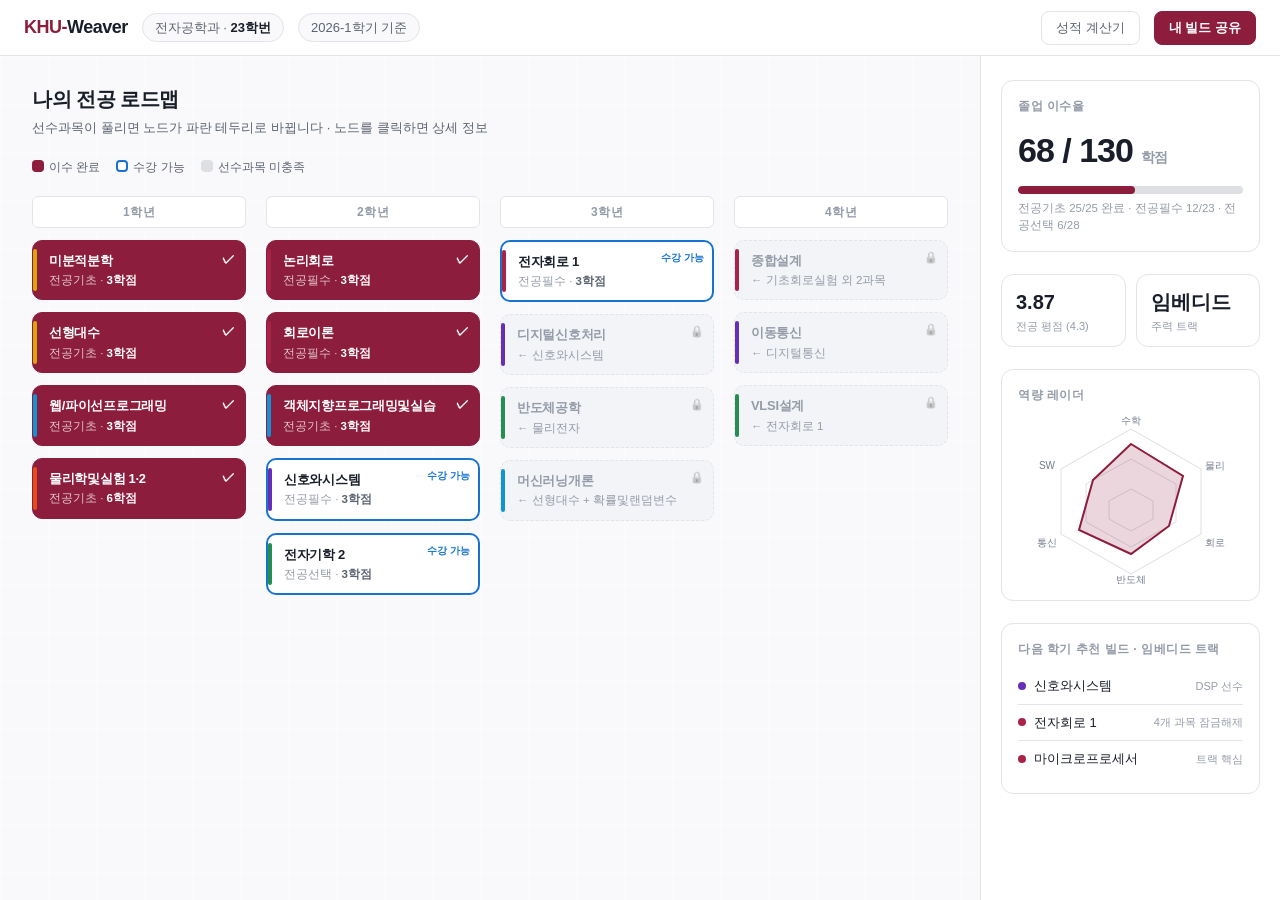
<file: 03_디자인 시안/dashboard_roadmap_v1.html>
<!DOCTYPE html>
<html lang="ko">
<head>
<meta charset="UTF-8">
<meta name="viewport" content="width=device-width, initial-scale=1.0">
<title>KHU-Weaver 리디자인 시안 v1 — roadmap.sh형 대시보드</title>
<!--
  [디자인 시안 — 실제 앱과 무관한 정적 목업]
  방향: roadmap.sh형 · 선후수 노드 트리가 주인공, 우측에 요약 사이드바
  가독성 원칙:
   1) 화면의 주인공은 하나(로드맵). 이수율·레이더는 사이드바로 강등
   2) 노드 상태 3종을 색이 아닌 "채움/테두리/회색+자물쇠"로 구분 (색약 대응)
   3) 배경 그라데이션 제거, 순수 화이트 + 얇은 그리드로 캔버스 느낌
   4) 트랙 컬러는 노드 좌측 4px 스트라이프로만 사용 (면적 최소화)
-->
<style>
  :root{
    --burgundy:hsl(343,66%,33%); --burgundy-soft:hsl(343,50%,95%);
    --ink:hsl(220,25%,13%); --ink-2:hsl(220,10%,40%); --ink-3:hsl(220,10%,62%);
    --line:hsl(220,15%,90%); --bg:hsl(220,25%,98%); --card:#fff;
    --done:hsl(343,66%,33%); --avail:hsl(210,80%,45%); --locked:hsl(220,10%,88%);
    --t-math:hsl(45,90%,45%); --t-phys:hsl(15,80%,50%); --t-comp:hsl(200,85%,45%);
    --t-csy:hsl(343,66%,40%); --t-sw:hsl(145,60%,35%); --t-cs:hsl(265,60%,45%);
    --r:10px;
  }
  *{margin:0;padding:0;box-sizing:border-box}
  body{font-family:'Pretendard','Noto Sans KR',sans-serif;background:var(--bg);color:var(--ink);line-height:1.5}

  /* ── 상단바: 한 줄, 낮게 ── */
  header{display:flex;align-items:center;gap:14px;height:56px;padding:0 24px;background:#fff;border-bottom:1px solid var(--line);position:sticky;top:0;z-index:10}
  .logo{font-weight:800;font-size:18px;color:var(--burgundy);letter-spacing:-.5px}
  .logo span{color:var(--ink)}
  .chip{font-size:13px;padding:4px 12px;border:1px solid var(--line);border-radius:99px;color:var(--ink-2);background:var(--bg)}
  .chip b{color:var(--ink)}
  header .sp{flex:1}
  .btn{font-size:13px;padding:7px 14px;border-radius:8px;border:1px solid var(--line);background:#fff;cursor:pointer;color:var(--ink-2)}
  .btn.primary{background:var(--burgundy);border-color:var(--burgundy);color:#fff;font-weight:600}

  /* ── 레이아웃: 로드맵(주인공) + 우측 사이드바 ── */
  .wrap{display:grid;grid-template-columns:1fr 300px;gap:0;min-height:calc(100vh - 56px)}

  /* ── 로드맵 캔버스 ── */
  .canvas{padding:28px 32px;background:
    linear-gradient(var(--line) 1px, transparent 1px) 0 0/100% 48px,
    linear-gradient(90deg,var(--line) 1px, transparent 1px) 0 0/48px 100%;
    background-color:var(--bg);background-blend-mode:soft-light}
  .canvas h1{font-size:20px;font-weight:800;letter-spacing:-.5px}
  .canvas .sub{font-size:13px;color:var(--ink-2);margin:4px 0 20px}
  .legend{display:flex;gap:16px;font-size:12px;color:var(--ink-2);margin-bottom:20px}
  .legend i{display:inline-block;width:12px;height:12px;border-radius:4px;margin-right:5px;vertical-align:-1px}

  /* 학기 레인: 세로 컬럼 */
  .lanes{display:grid;grid-template-columns:repeat(4,1fr);gap:20px;position:relative}
  .lane{display:flex;flex-direction:column;gap:12px}
  .lane-h{font-size:12px;font-weight:700;color:var(--ink-3);text-transform:uppercase;letter-spacing:.5px;
    padding:6px 10px;background:#fff;border:1px solid var(--line);border-radius:6px;text-align:center}

  /* 노드(과목 카드) */
  .node{position:relative;background:var(--card);border:1.5px solid var(--line);border-radius:var(--r);
    padding:10px 12px 10px 16px;cursor:pointer;transition:box-shadow .15s, transform .15s;font-size:13px}
  .node:hover{box-shadow:0 4px 14px rgba(0,0,0,.08);transform:translateY(-1px)}
  .node::before{content:"";position:absolute;left:0;top:8px;bottom:8px;width:4px;border-radius:4px;background:var(--tc,var(--ink-3))}
  .node .nm{font-weight:700;letter-spacing:-.3px}
  .node .meta{font-size:11.5px;color:var(--ink-3);margin-top:2px}
  .node .meta b{color:var(--ink-2);font-weight:600}
  /* 상태 3종 */
  .node.done{background:var(--burgundy);border-color:var(--burgundy)}
  .node.done .nm,.node.done .meta,.node.done .meta b{color:#fff}
  .node.done .meta{color:hsla(0,0%,100%,.75)}
  .node.done::after{content:"✓";position:absolute;right:10px;top:8px;color:#fff;font-weight:800}
  .node.avail{border-color:var(--avail);border-width:2px}
  .node.avail::after{content:"수강 가능";position:absolute;right:8px;top:8px;font-size:10px;color:var(--avail);font-weight:700}
  .node.locked{background:hsl(220,20%,96%);border-style:dashed;color:var(--ink-3)}
  .node.locked .nm{color:var(--ink-3);font-weight:600}
  .node.locked::after{content:"🔒";position:absolute;right:9px;top:8px;font-size:11px;filter:grayscale(1);opacity:.6}

  /* ── 우측 사이드바 ── */
  aside{background:#fff;border-left:1px solid var(--line);padding:24px 20px;display:flex;flex-direction:column;gap:22px}
  .card{border:1px solid var(--line);border-radius:12px;padding:16px}
  .card h3{font-size:12px;font-weight:700;color:var(--ink-3);letter-spacing:.5px;margin-bottom:10px}
  .big{font-size:34px;font-weight:800;letter-spacing:-1px}
  .big small{font-size:14px;color:var(--ink-3);font-weight:600}
  .bar{height:8px;background:var(--locked);border-radius:99px;margin:10px 0 6px;overflow:hidden}
  .bar i{display:block;height:100%;width:52%;background:var(--burgundy);border-radius:99px}
  .bar-cap{font-size:11.5px;color:var(--ink-3)}
  .duo{display:grid;grid-template-columns:1fr 1fr;gap:10px}
  .kpi{border:1px solid var(--line);border-radius:12px;padding:12px 14px}
  .kpi .v{font-size:20px;font-weight:800}
  .kpi .k{font-size:11px;color:var(--ink-3);margin-top:1px}
  .next li{list-style:none;display:flex;align-items:center;gap:8px;padding:8px 0;border-bottom:1px solid var(--line);font-size:13px}
  .next li:last-child{border:none}
  .next .dot{width:8px;height:8px;border-radius:99px;flex:none}
  .next .why{font-size:11px;color:var(--ink-3);margin-left:auto;text-align:right}
  .radar{display:block;margin:0 auto}

  /* 상세 패널 (roadmap.sh처럼 노드 클릭 시) */
  .sheet{position:fixed;right:320px;bottom:20px;width:320px;background:#fff;border:1px solid var(--line);
    border-radius:14px;box-shadow:0 12px 40px rgba(0,0,0,.14);padding:18px;display:none;z-index:20}
  .sheet.show{display:block}
  .sheet .tt{font-weight:800;font-size:15px}
  .sheet .tag{display:inline-block;font-size:11px;padding:2px 8px;border-radius:99px;background:var(--burgundy-soft);color:var(--burgundy);font-weight:700;margin:6px 4px 10px 0}
  .sheet p{font-size:12.5px;color:var(--ink-2)}
  .sheet .x{position:absolute;right:12px;top:10px;cursor:pointer;color:var(--ink-3);font-size:16px}
</style>
</head>
<body>

<header>
  <div class="logo">KHU-<span>Weaver</span></div>
  <div class="chip">전자공학과 · <b>23학번</b></div>
  <div class="chip">2026-1학기 기준</div>
  <div class="sp"></div>
  <button class="btn">성적 계산기</button>
  <button class="btn primary">내 빌드 공유</button>
</header>

<div class="wrap">
  <main class="canvas">
    <h1>나의 전공 로드맵</h1>
    <div class="sub">선수과목이 풀리면 노드가 파란 테두리로 바뀝니다 · 노드를 클릭하면 상세 정보</div>
    <div class="legend">
      <span><i style="background:var(--burgundy)"></i>이수 완료</span>
      <span><i style="background:#fff;border:2px solid var(--avail)"></i>수강 가능</span>
      <span><i style="background:var(--locked)"></i>선수과목 미충족</span>
    </div>

    <div class="lanes">
      <div class="lane">
        <div class="lane-h">1학년</div>
        <div class="node done" style="--tc:var(--t-math)"><div class="nm">미분적분학</div><div class="meta">전공기초 · <b>3학점</b></div></div>
        <div class="node done" style="--tc:var(--t-math)"><div class="nm">선형대수</div><div class="meta">전공기초 · <b>3학점</b></div></div>
        <div class="node done" style="--tc:var(--t-comp)"><div class="nm">웹/파이선프로그래밍</div><div class="meta">전공기초 · <b>3학점</b></div></div>
        <div class="node done" style="--tc:var(--t-phys)"><div class="nm">물리학및실험 1·2</div><div class="meta">전공기초 · <b>6학점</b></div></div>
      </div>
      <div class="lane">
        <div class="lane-h">2학년</div>
        <div class="node done" style="--tc:var(--t-csy)"><div class="nm">논리회로</div><div class="meta">전공필수 · <b>3학점</b></div></div>
        <div class="node done" style="--tc:var(--t-csy)"><div class="nm">회로이론</div><div class="meta">전공필수 · <b>3학점</b></div></div>
        <div class="node done" style="--tc:var(--t-comp)"><div class="nm">객체지향프로그래밍및실습</div><div class="meta">전공기초 · <b>3학점</b></div></div>
        <div class="node avail" style="--tc:var(--t-cs)" onclick="sheet(true)"><div class="nm">신호와시스템</div><div class="meta">전공필수 · <b>3학점</b></div></div>
        <div class="node avail" style="--tc:var(--t-sw)"><div class="nm">전자기학 2</div><div class="meta">전공선택 · <b>3학점</b></div></div>
      </div>
      <div class="lane">
        <div class="lane-h">3학년</div>
        <div class="node avail" style="--tc:var(--t-csy)"><div class="nm">전자회로 1</div><div class="meta">전공필수 · <b>3학점</b></div></div>
        <div class="node locked" style="--tc:var(--t-cs)"><div class="nm">디지털신호처리</div><div class="meta">← 신호와시스템</div></div>
        <div class="node locked" style="--tc:var(--t-sw)"><div class="nm">반도체공학</div><div class="meta">← 물리전자</div></div>
        <div class="node locked" style="--tc:var(--t-comp)"><div class="nm">머신러닝개론</div><div class="meta">← 선형대수 + 확률및랜덤변수</div></div>
      </div>
      <div class="lane">
        <div class="lane-h">4학년</div>
        <div class="node locked" style="--tc:var(--t-csy)"><div class="nm">종합설계</div><div class="meta">← 기초회로실험 외 2과목</div></div>
        <div class="node locked" style="--tc:var(--t-cs)"><div class="nm">이동통신</div><div class="meta">← 디지털통신</div></div>
        <div class="node locked" style="--tc:var(--t-sw)"><div class="nm">VLSI설계</div><div class="meta">← 전자회로 1</div></div>
      </div>
    </div>
  </main>

  <aside>
    <div class="card">
      <h3>졸업 이수율</h3>
      <div class="big">68 / 130 <small>학점</small></div>
      <div class="bar"><i></i></div>
      <div class="bar-cap">전공기초 25/25 완료 · 전공필수 12/23 · 전공선택 6/28</div>
    </div>
    <div class="duo">
      <div class="kpi"><div class="v">3.87</div><div class="k">전공 평점 (4.3)</div></div>
      <div class="kpi"><div class="v">임베디드</div><div class="k">주력 트랙</div></div>
    </div>
    <div class="card">
      <h3>역량 레이더</h3>
      <svg class="radar" width="200" height="170" viewBox="0 0 200 170">
        <g stroke="hsl(220,15%,88%)" fill="none">
          <polygon points="100,15 170,55 170,120 100,160 30,120 30,55"/>
          <polygon points="100,45 145,70 145,108 100,133 55,108 55,70"/>
          <polygon points="100,75 122,87 122,105 100,117 78,105 78,87"/>
        </g>
        <polygon points="100,30 152,62 138,112 100,140 48,116 62,66" fill="hsla(343,66%,33%,.18)" stroke="hsl(343,66%,33%)" stroke-width="2"/>
        <g font-size="10" fill="hsl(220,10%,50%)" text-anchor="middle">
          <text x="100" y="10">수학</text><text x="184" y="55">물리</text><text x="184" y="132">회로</text>
          <text x="100" y="169">반도체</text><text x="16" y="132">통신</text><text x="16" y="55">SW</text>
        </g>
      </svg>
    </div>
    <div class="card">
      <h3>다음 학기 추천 빌드 · 임베디드 트랙</h3>
      <ul class="next">
        <li><span class="dot" style="background:var(--t-cs)"></span>신호와시스템<span class="why">DSP 선수</span></li>
        <li><span class="dot" style="background:var(--t-csy)"></span>전자회로 1<span class="why">4개 과목 잠금해제</span></li>
        <li><span class="dot" style="background:var(--t-csy)"></span>마이크로프로세서<span class="why">트랙 핵심</span></li>
      </ul>
    </div>
  </aside>
</div>

<div class="sheet" id="sheet">
  <span class="x" onclick="sheet(false)">✕</span>
  <div class="tt">신호와시스템 <span style="color:var(--ink-3);font-weight:600;font-size:12px">EE210 · 3학점</span></div>
  <span class="tag">전공필수</span><span class="tag">통신·신호 트랙</span><span class="tag">2-2 개설</span>
  <p><b>이 과목이 여는 문:</b> 디지털신호처리, 영상신호처리, 실감미디어시스템, 종합설계</p>
  <p style="margin-top:8px"><b>선배 데이터:</b> 임베디드 트랙 선배 78%가 2학년 2학기에 이수</p>
</div>

<script>function sheet(on){document.getElementById('sheet').classList.toggle('show',on)}</script>
</body>
</html>
</file>
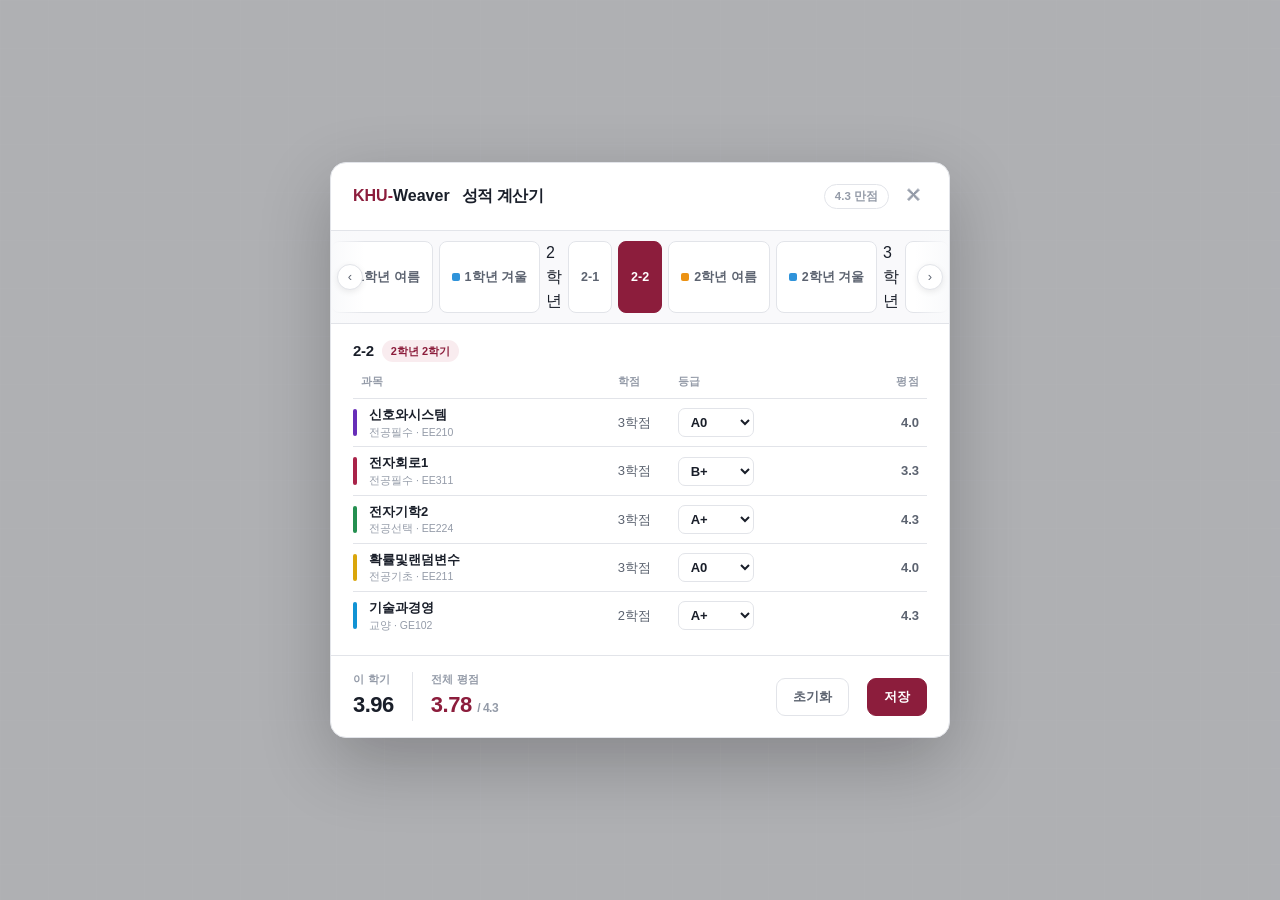
<file: 03_디자인 시안/gpa_modal_v1.html>
<!DOCTYPE html>
<html lang="ko">
<head>
<meta charset="UTF-8">
<meta name="viewport" content="width=device-width, initial-scale=1.0">
<title>KHU-Weaver 리디자인 시안 — 성적 계산기 모달</title>
<!--
  [디자인 시안 — 실제 앱과 무관한 정적 목업]
  의도1: dashboard_roadmap_v1 언어 계승 — 버건디 단일 액센트, 화이트 카드, 트랙 4px 스트라이프를 성적 행에도 적용
  의도2: [UX버그①] 계절학기 모호성 해결 — 탭을 '정규/계절' 그룹으로 나누고 계절탭은 "N학년 여름·겨울"로 학년+계절 명시
  의도3: [UX버그②] 4-2 탭 잘림 해결 — 탭 줄을 가로 스크롤(overflow-x)+양끝 페이드+좌우 화살표로 처리해 마지막 학기까지 항상 도달
-->
<style>
  :root{
    --burgundy:hsl(343,66%,33%); --burgundy-soft:hsl(343,50%,95%);
    --ink:hsl(220,25%,13%); --ink-2:hsl(220,10%,40%); --ink-3:hsl(220,10%,62%);
    --line:hsl(220,15%,90%); --bg:hsl(220,25%,98%); --card:#fff;
    --avail:hsl(210,80%,45%); --locked:hsl(220,10%,88%);
    --t-math:hsl(45,90%,45%); --t-phys:hsl(15,80%,50%); --t-comp:hsl(200,85%,45%);
    --t-csy:hsl(343,66%,40%); --t-sw:hsl(145,60%,35%); --t-cs:hsl(265,60%,45%);
    --summer:hsl(35,85%,50%); --winter:hsl(205,70%,52%);
    --r:10px;
  }
  *{margin:0;padding:0;box-sizing:border-box}
  body{font-family:'Pretendard','Noto Sans KR',sans-serif;color:var(--ink);line-height:1.5;
    min-height:100vh;
    background:
      linear-gradient(var(--line) 1px, transparent 1px) 0 0/100% 48px,
      linear-gradient(90deg,var(--line) 1px, transparent 1px) 0 0/48px 100%;
    background-color:var(--bg);background-blend-mode:soft-light}
  .backdrop{position:fixed;inset:0;background:rgba(20,22,28,.32);
    display:flex;align-items:center;justify-content:center;padding:24px;z-index:10}

  /* ── 모달 ── */
  .modal{width:100%;max-width:620px;max-height:90vh;background:var(--card);
    border:1px solid var(--line);border-radius:16px;box-shadow:0 24px 70px rgba(0,0,0,.24);
    display:flex;flex-direction:column;overflow:hidden}
  .m-head{display:flex;align-items:center;gap:12px;padding:18px 22px;border-bottom:1px solid var(--line)}
  .m-head .logo{font-weight:800;font-size:16px;color:var(--burgundy)}
  .m-head .logo span{color:var(--ink)}
  .m-head h2{font-size:16px;font-weight:800;letter-spacing:-.4px}
  .m-head .scale{margin-left:auto;font-size:11.5px;color:var(--ink-3);font-weight:600;
    border:1px solid var(--line);border-radius:99px;padding:3px 10px}
  .x{cursor:pointer;color:var(--ink-3);font-size:18px;padding:2px 4px}

  /* ── 학기 탭 (버그② 해결: 가로 스크롤 + 페이드 + 화살표) ── */
  .tabsbar{position:relative;border-bottom:1px solid var(--line);background:var(--bg)}
  .tabgroups{display:flex;gap:6px;overflow-x:auto;scroll-behavior:smooth;
    padding:10px 40px;scrollbar-width:thin}
  .tabgroups::-webkit-scrollbar{height:6px}
  .tabgroups::-webkit-scrollbar-thumb{background:var(--locked);border-radius:99px}
  .grp{display:flex;align-items:center;gap:6px;flex:none}
  .grp .glabel{font-size:10px;font-weight:700;color:var(--ink-3);letter-spacing:.4px;
    padding:0 4px;border-left:2px solid var(--line);margin-left:4px}
  .tab{flex:none;font-size:12.5px;font-weight:700;padding:7px 12px;border-radius:8px;
    border:1.5px solid var(--line);background:#fff;color:var(--ink-2);cursor:pointer;white-space:nowrap;
    display:flex;align-items:center;gap:5px}
  .tab:hover{border-color:var(--avail)}
  .tab.sel{background:var(--burgundy);border-color:var(--burgundy);color:#fff}
  /* 계절학기 탭: 학년+계절 명시(버그① 해결) — 색 점 + 텍스트 이중 표기 */
  .tab .season{width:8px;height:8px;border-radius:2px;flex:none}
  .tab.summer .season{background:var(--summer)}
  .tab.winter .season{background:var(--winter)}
  .tab.summer.sel,.tab.winter.sel{background:var(--burgundy);border-color:var(--burgundy)}
  /* 좌우 페이드 + 화살표 */
  .fade{position:absolute;top:0;bottom:0;width:34px;pointer-events:none;z-index:2}
  .fade.l{left:0;background:linear-gradient(90deg,var(--bg),transparent)}
  .fade.r{right:0;background:linear-gradient(270deg,var(--bg),transparent)}
  .arw{position:absolute;top:50%;transform:translateY(-50%);z-index:3;width:26px;height:26px;
    border-radius:99px;border:1px solid var(--line);background:#fff;cursor:pointer;
    display:flex;align-items:center;justify-content:center;font-size:13px;color:var(--ink-2);
    box-shadow:0 2px 6px rgba(0,0,0,.08)}
  .arw.l{left:6px}.arw.r{right:6px}

  /* ── 성적 입력 본문 ── */
  .m-body{padding:16px 22px;overflow-y:auto}
  .ctx{display:flex;align-items:center;gap:8px;margin-bottom:12px}
  .ctx .now{font-size:15px;font-weight:800;letter-spacing:-.3px}
  .ctx .badge{font-size:11px;font-weight:700;padding:3px 9px;border-radius:99px}
  .ctx .badge.reg{background:var(--burgundy-soft);color:var(--burgundy)}
  .ctx .badge.summer{background:hsl(35,85%,93%);color:hsl(35,85%,32%)}
  .ctx .badge.winter{background:hsl(205,70%,93%);color:hsl(205,70%,34%)}

  table{width:100%;border-collapse:collapse}
  th{font-size:10.5px;font-weight:700;color:var(--ink-3);text-transform:uppercase;letter-spacing:.4px;
    text-align:left;padding:0 8px 8px}
  td{padding:6px 8px;border-top:1px solid var(--line)}
  .crow td:first-child{position:relative;padding-left:16px}
  .crow td:first-child::before{content:"";position:absolute;left:0;top:10px;bottom:10px;width:4px;
    border-radius:4px;background:var(--tc,var(--ink-3))}
  .cname{font-weight:700;font-size:13px}
  .ctag{font-size:10.5px;color:var(--ink-3)}
  .cr{font-size:13px;color:var(--ink-2);width:60px}
  select{font-family:inherit;font-size:13px;font-weight:700;padding:5px 8px;border-radius:7px;
    border:1.5px solid var(--line);background:#fff;color:var(--ink);cursor:pointer;width:76px}
  select:focus{outline:none;border-color:var(--avail)}
  .gp{width:52px;text-align:right;font-size:13px;font-weight:700;color:var(--ink-2)}

  /* ── 합계 푸터 ── */
  .m-foot{border-top:1px solid var(--line);padding:16px 22px;display:flex;align-items:center;gap:18px}
  .m-foot .sem{display:flex;flex-direction:column}
  .m-foot .k{font-size:10.5px;color:var(--ink-3);font-weight:700;text-transform:uppercase;letter-spacing:.4px}
  .m-foot .v{font-size:22px;font-weight:800;letter-spacing:-.5px}
  .m-foot .v small{font-size:12px;color:var(--ink-3);font-weight:600}
  .m-foot .div{width:1px;align-self:stretch;background:var(--line)}
  .m-foot .cum .v{color:var(--burgundy)}
  .m-foot .sp{flex:1}
  .btn{font-size:13px;padding:9px 16px;border-radius:9px;border:1px solid var(--line);
    background:#fff;cursor:pointer;color:var(--ink-2);font-weight:600}
  .btn.primary{background:var(--burgundy);border-color:var(--burgundy);color:#fff}
</style>
</head>
<body>

<div class="backdrop">
  <div class="modal">
    <div class="m-head">
      <div class="logo">KHU-<span>Weaver</span></div>
      <h2>성적 계산기</h2>
      <span class="scale">4.3 만점</span>
      <span class="x">✕</span>
    </div>

    <!-- 학기 탭: 정규 + 계절 그룹, 가로 스크롤 -->
    <div class="tabsbar">
      <div class="fade l"></div><div class="fade r"></div>
      <div class="arw l" onclick="scrollTabs(-200)">‹</div>
      <div class="arw r" onclick="scrollTabs(200)">›</div>
      <div class="tabgroups" id="tabgroups"></div>
    </div>

    <div class="m-body">
      <div class="ctx" id="ctx"></div>
      <table>
        <thead><tr><th>과목</th><th>학점</th><th>등급</th><th style="text-align:right">평점</th></tr></thead>
        <tbody id="rows"></tbody>
      </table>
    </div>

    <div class="m-foot">
      <div class="sem"><span class="k">이 학기</span><span class="v" id="semGpa">0.00</span></div>
      <div class="div"></div>
      <div class="sem cum"><span class="k">전체 평점</span><span class="v" id="cumGpa">3.78 <small>/ 4.3</small></span></div>
      <div class="sp"></div>
      <button class="btn">초기화</button>
      <button class="btn primary">저장</button>
    </div>
  </div>
</div>

<script>
// ── 4.3 만점 등급 매핑 ─────────────────────────────────────────
var GP={ "A+":4.3,"A0":4.0,"B+":3.3,"B0":3.0,"C+":2.3,"C0":2.0,"D+":1.3,"D0":1.0,"F":0.0,"P":null };

// ── 학기 탭 정의 (버그①: 계절학기에 학년+계절 명시) ─────────────
// type: reg|summer|winter, y: 학년
var TERMS=[];
for(var y=1;y<=4;y++){
  TERMS.push({id:y+"-1",label:y+"-1",type:"reg",y:y});
  TERMS.push({id:y+"-2",label:y+"-2",type:"reg",y:y});
  TERMS.push({id:y+"-su",label:y+"학년 여름",type:"summer",y:y});
  TERMS.push({id:y+"-wi",label:y+"학년 겨울",type:"winter",y:y});
}

// ── 더미 성적 데이터(학기별) ───────────────────────────────────
var DATA={
  "2-2":[
    {nm:"신호와시스템",tag:"전공필수 · EE210",tc:"t-cs",cr:3,g:"A0"},
    {nm:"전자회로1",tag:"전공필수 · EE311",tc:"t-csy",cr:3,g:"B+"},
    {nm:"전자기학2",tag:"전공선택 · EE224",tc:"t-sw",cr:3,g:"A+"},
    {nm:"확률및랜덤변수",tag:"전공기초 · EE211",tc:"t-math",cr:3,g:"A0"},
    {nm:"기술과경영",tag:"교양 · GE102",tc:"t-comp",cr:2,g:"A+"}
  ],
  "2-su":[
    {nm:"공학수학2",tag:"전공기초 · 계절 · EE203",tc:"t-math",cr:3,g:"B+"},
    {nm:"영어회화",tag:"교양 · 계절 · GE211",tc:"t-comp",cr:2,g:"A0"}
  ],
  "4-2":[
    {nm:"종합설계2",tag:"전공필수 · EE491",tc:"t-csy",cr:3,g:"A+"},
    {nm:"이동통신",tag:"전공선택 · EE462",tc:"t-cs",cr:3,g:"A0"},
    {nm:"VLSI설계",tag:"전공선택 · EE471",tc:"t-sw",cr:3,g:"B+"},
    {nm:"기술창업",tag:"교양 · GE402",tc:"t-comp",cr:2,g:"P"}
  ]
};
function rowsFor(id){ return DATA[id]|| [
  {nm:"과목을 추가하세요",tag:"이 학기 입력 없음 · 더미",tc:"",cr:3,g:"A0"}
];}

// ── 탭 렌더 ────────────────────────────────────────────────────
var groups=document.getElementById('tabgroups');
var current="2-2";
function renderTabs(){
  groups.innerHTML='';
  var lastY=0;
  TERMS.forEach(function(t){
    if(t.y!==lastY){lastY=t.y;
      var g=document.createElement('span');g.className='glabel';g.textContent=t.y+'학년';
      groups.appendChild(g);}
    var b=document.createElement('div');
    b.className='tab'+(t.type!=='reg'?' '+t.type:'')+(t.id===current?' sel':'');
    b.innerHTML=(t.type!=='reg'?'<span class="season"></span>':'')+t.label;
    b.onclick=function(){current=t.id;renderTabs();renderBody();};
    groups.appendChild(b);
  });
  // 선택 탭이 보이도록 스크롤
  var sel=groups.querySelector('.tab.sel');
  if(sel)sel.scrollIntoView({inline:'center',block:'nearest'});
}
function scrollTabs(dx){groups.scrollBy({left:dx});}

// ── 본문 렌더 + GPA 계산 ───────────────────────────────────────
function termOf(id){return TERMS.find(function(t){return t.id===id;});}
function renderBody(){
  var t=termOf(current);
  var badge=t.type==='reg'?'reg':t.type;
  var btext=t.type==='summer'?t.y+'학년 여름 계절학기':t.type==='winter'?t.y+'학년 겨울 계절학기':t.y+'학년 '+t.label.split('-')[1]+'학기';
  document.getElementById('ctx').innerHTML=
    '<span class="now">'+t.label+'</span><span class="badge '+badge+'">'+btext+'</span>';

  var rows=document.getElementById('rows');rows.innerHTML='';
  var data=rowsFor(current);
  data.forEach(function(c,i){
    var tr=document.createElement('tr');tr.className='crow';
    tr.style.setProperty('--tc',c.tc?'var(--'+c.tc+')':'var(--ink-3)');
    var opts=Object.keys(GP).map(function(k){return '<option'+(k===c.g?' selected':'')+'>'+k+'</option>';}).join('');
    tr.innerHTML=
      '<td><div class="cname">'+c.nm+'</div><div class="ctag">'+c.tag+'</div></td>'+
      '<td class="cr">'+c.cr+'학점</td>'+
      '<td><select data-i="'+i+'">'+opts+'</select></td>'+
      '<td class="gp" id="gp'+i+'"></td>';
    rows.appendChild(tr);
  });
  rows.querySelectorAll('select').forEach(function(s){s.onchange=calc;});
  calc();
}
function calc(){
  var data=rowsFor(current);var pts=0,cr=0;
  document.querySelectorAll('#rows select').forEach(function(s){
    var i=+s.dataset.i;var g=s.value;var c=data[i].cr;
    var cell=document.getElementById('gp'+i);
    if(GP[g]===null){cell.textContent='P';return;} // P/F 평점 제외
    var p=GP[g];cell.textContent=p.toFixed(1);
    pts+=p*c;cr+=c;
  });
  document.getElementById('semGpa').textContent=cr?(pts/cr).toFixed(2):'0.00';
}
renderTabs();renderBody();
</script>
</body>
</html>
</file>
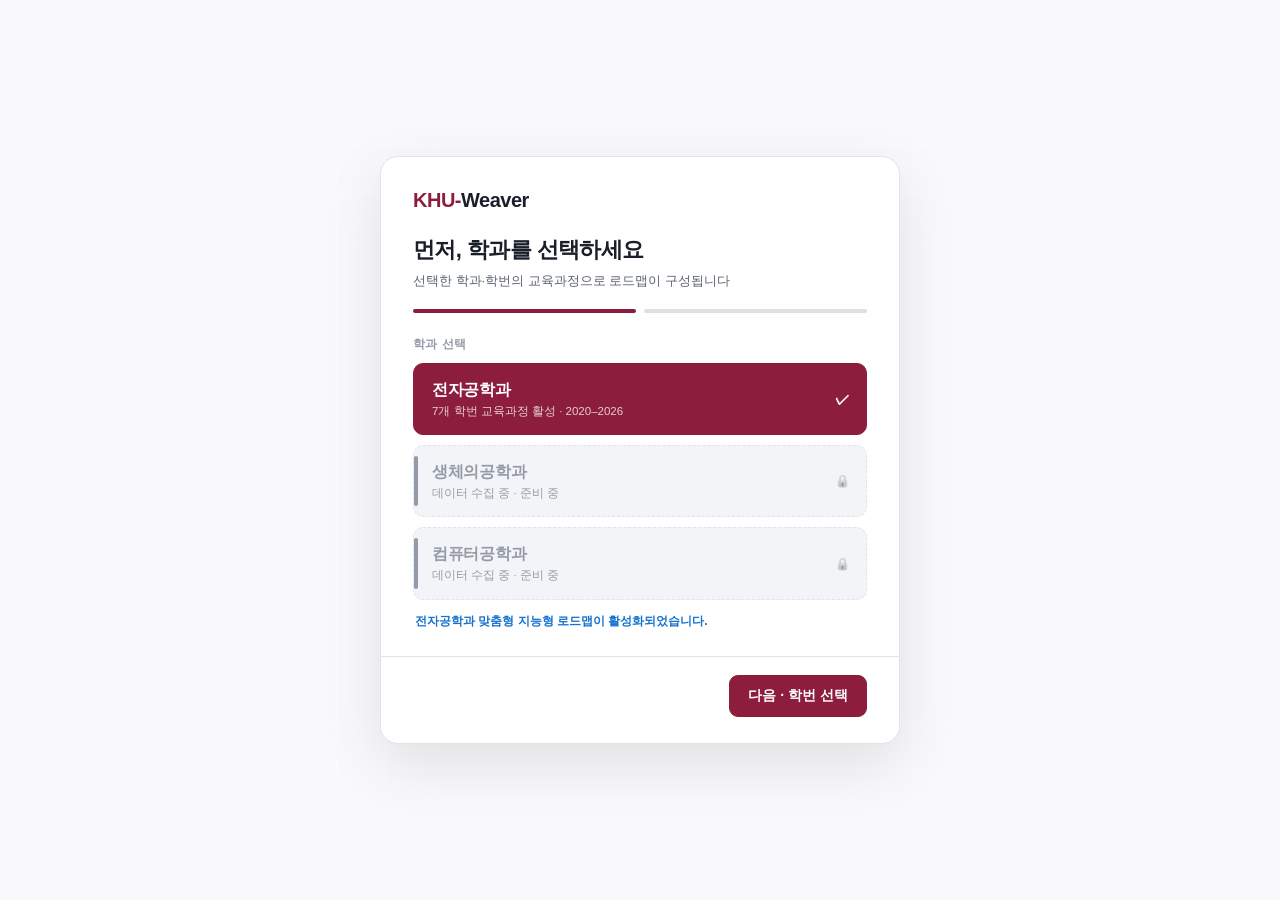
<file: 03_디자인 시안/onboarding_v1.html>
<!DOCTYPE html>
<html lang="ko">
<head>
<meta charset="UTF-8">
<meta name="viewport" content="width=device-width, initial-scale=1.0">
<title>KHU-Weaver 리디자인 시안 — 온보딩</title>
<!--
  [디자인 시안 — 실제 앱과 무관한 정적 목업]
  의도1: dashboard_roadmap_v1의 디자인 언어 계승 — 화이트+얇은그리드 캔버스, 버건디 단일 액센트, 카드 위계
  의도2: 정본 onboarding.js 흐름 그대로 시각화 — 학과 선택(EE만 available, 나머지 준비중) → 학번 선택 → 이름(선택)
  의도3: 준비중 학과는 잠긴 노드처럼 회색+점선+🔒로 이중 표기(색약 대응), 선택은 버건디 채움으로 통일
-->
<style>
  :root{
    --burgundy:hsl(343,66%,33%); --burgundy-soft:hsl(343,50%,95%);
    --ink:hsl(220,25%,13%); --ink-2:hsl(220,10%,40%); --ink-3:hsl(220,10%,62%);
    --line:hsl(220,15%,90%); --bg:hsl(220,25%,98%); --card:#fff;
    --avail:hsl(210,80%,45%); --locked:hsl(220,10%,88%);
    --r:10px;
  }
  *{margin:0;padding:0;box-sizing:border-box}
  body{font-family:'Pretendard','Noto Sans KR',sans-serif;color:var(--ink);line-height:1.5;
    min-height:100vh;display:flex;align-items:center;justify-content:center;padding:32px;
    background:
      linear-gradient(var(--line) 1px, transparent 1px) 0 0/100% 48px,
      linear-gradient(90deg,var(--line) 1px, transparent 1px) 0 0/48px 100%;
    background-color:var(--bg);background-blend-mode:soft-light}

  /* ── 온보딩 카드 ── */
  .ob{width:100%;max-width:520px;background:var(--card);border:1px solid var(--line);
    border-radius:18px;box-shadow:0 20px 60px rgba(0,0,0,.10);overflow:hidden}
  .ob-head{padding:28px 32px 0}
  .logo{font-weight:800;font-size:20px;color:var(--burgundy);letter-spacing:-.5px}
  .logo span{color:var(--ink)}
  .ob-head .tit{font-size:22px;font-weight:800;letter-spacing:-.6px;margin-top:18px}
  .ob-head .sub{font-size:13px;color:var(--ink-2);margin-top:5px}

  /* 스텝 인디케이터 */
  .steps{display:flex;gap:8px;margin-top:18px}
  .steps .s{flex:1;height:4px;border-radius:99px;background:var(--locked)}
  .steps .s.on{background:var(--burgundy)}

  .ob-body{padding:22px 32px 8px}
  .lbl{font-size:12px;font-weight:700;color:var(--ink-3);letter-spacing:.4px;
    text-transform:uppercase;margin-bottom:10px}

  /* ── 학과 선택 (노드형 카드) ── */
  .depts{display:flex;flex-direction:column;gap:10px}
  .dept{position:relative;display:flex;align-items:center;gap:12px;
    background:var(--card);border:1.5px solid var(--line);border-radius:var(--r);
    padding:14px 16px 14px 18px;cursor:pointer;transition:box-shadow .15s,transform .15s,border-color .15s}
  .dept::before{content:"";position:absolute;left:0;top:10px;bottom:10px;width:4px;
    border-radius:4px;background:var(--tc,var(--ink-3))}
  .dept:hover{box-shadow:0 4px 14px rgba(0,0,0,.07);transform:translateY(-1px)}
  .dept .dn{font-weight:700;letter-spacing:-.3px}
  .dept .dm{font-size:11.5px;color:var(--ink-3);margin-top:1px}
  .dept .rt{margin-left:auto;font-size:11px;color:var(--ink-3)}
  /* 선택됨 = 버건디 채움 + ✓ */
  .dept.sel{background:var(--burgundy);border-color:var(--burgundy)}
  .dept.sel .dn,.dept.sel .dm,.dept.sel .rt{color:#fff}
  .dept.sel .dm{color:hsla(0,0%,100%,.78)}
  .dept.sel .rt{font-weight:800;font-size:15px}
  /* 준비중 = 잠금 노드 */
  .dept.locked{background:hsl(220,20%,96%);border-style:dashed;cursor:not-allowed}
  .dept.locked .dn{color:var(--ink-3)}
  .dept.locked .rt::after{content:"🔒";filter:grayscale(1);opacity:.6}
  .dept.locked .rt{font-size:12px}

  .hint{font-size:12px;color:var(--avail);margin-top:12px;min-height:16px;
    padding-left:2px;font-weight:600}

  /* ── 학번 선택 (칩 그리드) ── */
  .years{display:grid;grid-template-columns:repeat(4,1fr);gap:8px}
  .yr{border:1.5px solid var(--line);border-radius:8px;background:#fff;
    padding:12px 0;text-align:center;font-size:14px;font-weight:700;cursor:pointer;
    transition:border-color .12s,background .12s;color:var(--ink-2)}
  .yr:hover{border-color:var(--avail)}
  .yr.sel{background:var(--burgundy);border-color:var(--burgundy);color:#fff}
  .yr small{display:block;font-size:10px;font-weight:600;color:var(--ink-3);margin-top:1px}
  .yr.sel small{color:hsla(0,0%,100%,.7)}

  /* 이름 입력 */
  .field{margin-top:16px}
  .field input{width:100%;border:1.5px solid var(--line);border-radius:8px;
    padding:11px 13px;font-size:14px;font-family:inherit;color:var(--ink)}
  .field input:focus{outline:none;border-color:var(--avail)}
  .opt{font-size:11px;color:var(--ink-3);font-weight:600;margin-left:6px}

  /* 요약 프리뷰 */
  .preview{margin-top:16px;display:flex;align-items:center;gap:10px;
    background:var(--burgundy-soft);border-radius:10px;padding:12px 14px}
  .preview .av{width:34px;height:34px;border-radius:99px;background:var(--burgundy);
    color:#fff;display:flex;align-items:center;justify-content:center;font-weight:800;font-size:15px;flex:none}
  .preview .pt{font-size:13px;font-weight:700}
  .preview .ps{font-size:11.5px;color:var(--ink-2)}

  /* ── 푸터 버튼 ── */
  .ob-foot{display:flex;gap:10px;padding:18px 32px 26px;border-top:1px solid var(--line);margin-top:18px}
  .btn{font-size:14px;padding:11px 18px;border-radius:9px;border:1px solid var(--line);
    background:#fff;cursor:pointer;color:var(--ink-2);font-weight:600}
  .btn.primary{background:var(--burgundy);border-color:var(--burgundy);color:#fff}
  .btn.primary:disabled{opacity:.4;cursor:not-allowed}
  .ob-foot .sp{flex:1}

  /* 화면 전환 */
  .screen{display:none}
  .screen.active{display:block}
</style>
</head>
<body>

<div class="ob">
  <div class="ob-head">
    <div class="logo">KHU-<span>Weaver</span></div>
    <div class="tit" id="tit">먼저, 학과를 선택하세요</div>
    <div class="sub" id="sub">선택한 학과·학번의 교육과정으로 로드맵이 구성됩니다</div>
    <div class="steps">
      <div class="s on" id="st1"></div>
      <div class="s" id="st2"></div>
    </div>
  </div>

  <!-- STEP 1: 학과 -->
  <div class="screen active" id="scr1">
    <div class="ob-body">
      <div class="lbl">학과 선택</div>
      <div class="depts">
        <div class="dept sel" style="--tc:var(--burgundy)" onclick="pickDept(this,'EE',true)">
          <div><div class="dn">전자공학과</div><div class="dm">7개 학번 교육과정 활성 · 2020–2026</div></div>
          <div class="rt">✓</div>
        </div>
        <div class="dept locked" style="--tc:var(--ink-3)">
          <div><div class="dn">생체의공학과</div><div class="dm">데이터 수집 중 · 준비 중</div></div>
          <div class="rt"></div>
        </div>
        <div class="dept locked" style="--tc:var(--ink-3)">
          <div><div class="dn">컴퓨터공학과</div><div class="dm">데이터 수집 중 · 준비 중</div></div>
          <div class="rt"></div>
        </div>
      </div>
      <div class="hint" id="deptHint">전자공학과 맞춤형 지능형 로드맵이 활성화되었습니다.</div>
    </div>
    <div class="ob-foot">
      <div class="sp"></div>
      <button class="btn primary" onclick="goStep(2)">다음 · 학번 선택</button>
    </div>
  </div>

  <!-- STEP 2: 학번 + 이름 -->
  <div class="screen" id="scr2">
    <div class="ob-body">
      <div class="lbl">입학 학번</div>
      <div class="years" id="years"></div>

      <div class="field">
        <div class="lbl" style="margin-top:4px">이름 <span class="opt">선택 · 헤더 표시용</span></div>
        <input id="name" placeholder="예: 차동균" oninput="renderPreview()">
      </div>

      <div class="preview">
        <div class="av" id="pvAv">학</div>
        <div>
          <div class="pt" id="pvT">전자공학과 · 23학번</div>
          <div class="ps">이 프로필로 로드맵·성적 계산기가 구성됩니다</div>
        </div>
      </div>
    </div>
    <div class="ob-foot">
      <button class="btn" onclick="goStep(1)">← 이전</button>
      <div class="sp"></div>
      <button class="btn primary" onclick="alert('시안입니다 — 실제 앱에서는 로드맵 화면으로 진입합니다')">시작하기</button>
    </div>
  </div>
</div>

<script>
  var YEARS=["2026","2025","2024","2023","2022","2021","2020"];
  var state={dept:"전자공학과",deptCode:"EE",year:"2023",name:""};

  function pickDept(el,code,ok){
    if(!ok)return;
    document.querySelectorAll('.dept').forEach(function(d){d.classList.remove('sel');
      if(!d.classList.contains('locked'))d.style.setProperty('--tc','var(--ink-3)');});
    el.classList.add('sel');el.style.setProperty('--tc','var(--burgundy)');
    state.deptCode=code;
  }

  function renderYears(){
    var box=document.getElementById('years');box.innerHTML='';
    YEARS.forEach(function(y){
      var b=document.createElement('div');b.className='yr'+(y===state.year?' sel':'');
      b.innerHTML=y.slice(2)+'학번<small>'+y+'</small>';
      b.onclick=function(){state.year=y;renderYears();renderPreview();};
      box.appendChild(b);
    });
  }
  function renderPreview(){
    var nm=document.getElementById('name').value.trim();state.name=nm;
    document.getElementById('pvAv').textContent=nm?nm.charAt(0):'학';
    document.getElementById('pvT').textContent=
      (nm?nm+' · ':'')+state.dept+' · '+state.year.slice(2)+'학번';
  }
  function goStep(n){
    document.getElementById('scr1').classList.toggle('active',n===1);
    document.getElementById('scr2').classList.toggle('active',n===2);
    document.getElementById('st2').classList.toggle('on',n===2);
    if(n===2){document.getElementById('tit').textContent='입학 학번을 선택하세요';
      document.getElementById('sub').textContent='해당 학번의 교육과정 편성표가 적용됩니다';}
    else{document.getElementById('tit').textContent='먼저, 학과를 선택하세요';
      document.getElementById('sub').textContent='선택한 학과·학번의 교육과정으로 로드맵이 구성됩니다';}
  }
  renderYears();renderPreview();
</script>
</body>
</html>
</file>
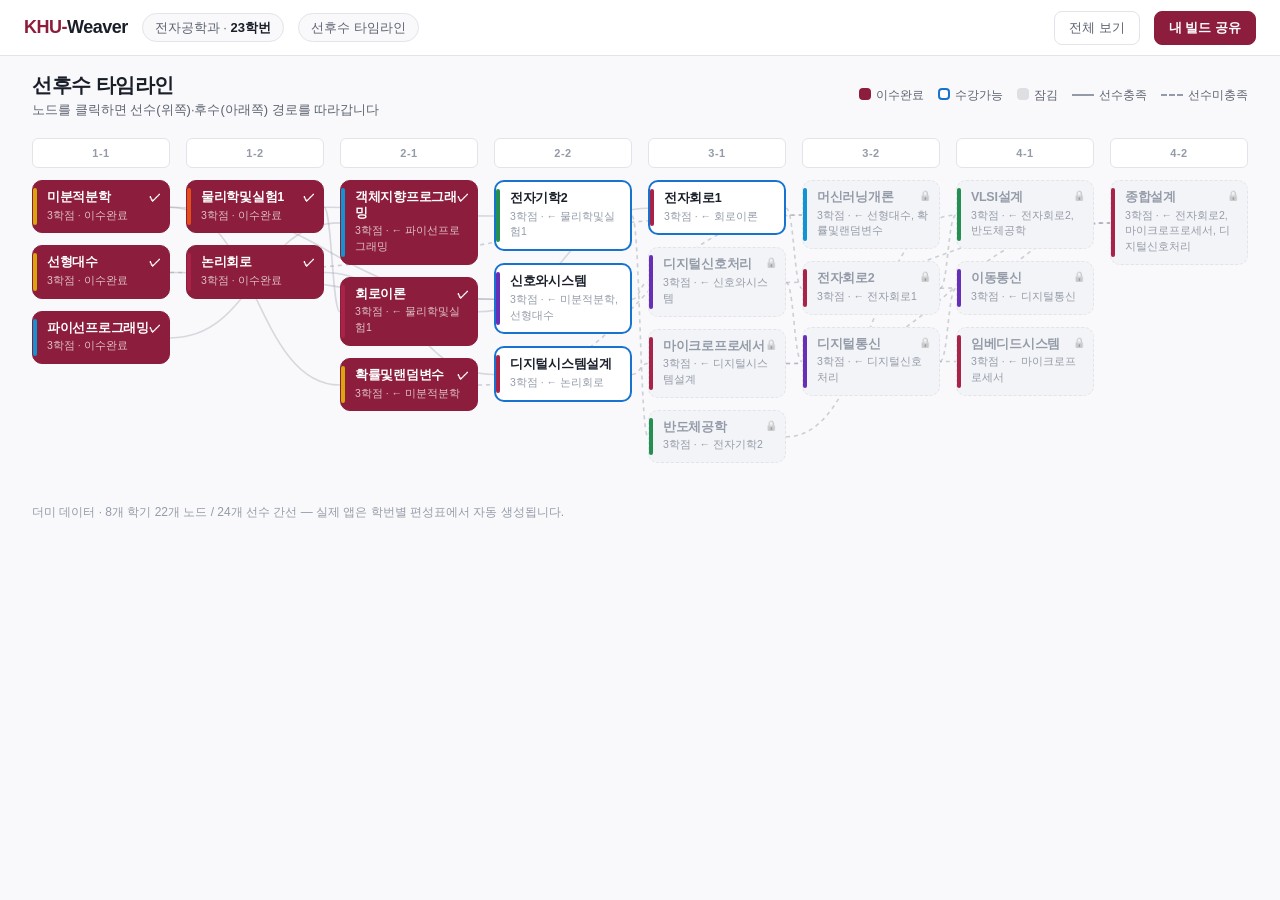
<file: 03_디자인 시안/timeline_v1.html>
<!DOCTYPE html>
<html lang="ko">
<head>
<meta charset="UTF-8">
<meta name="viewport" content="width=device-width, initial-scale=1.0">
<title>KHU-Weaver 리디자인 시안 — 선후수 타임라인</title>
<!--
  [디자인 시안 — 실제 앱과 무관한 정적 목업]
  의도1: dashboard_roadmap_v1의 노드 문법(상태 3종·트랙 4px 스트라이프·화이트 그리드) 그대로, 밀도만 높임
  의도2: 8개 학기 레인을 가로로 펼치고 선수관계를 SVG 베지어 간선으로 실제 연결 — 선택 노드의 선수/후수 경로를 하이라이트
  의도3: 색이 아닌 형태로 상태 구분(채움/파랑테두리/회색점선+🔒), 간선도 실선(충족)·점선(미충족)으로 이중 표기해 색약 대응
-->
<style>
  :root{
    --burgundy:hsl(343,66%,33%); --burgundy-soft:hsl(343,50%,95%);
    --ink:hsl(220,25%,13%); --ink-2:hsl(220,10%,40%); --ink-3:hsl(220,10%,62%);
    --line:hsl(220,15%,90%); --bg:hsl(220,25%,98%); --card:#fff;
    --avail:hsl(210,80%,45%); --locked:hsl(220,10%,88%);
    --t-math:hsl(45,90%,45%); --t-phys:hsl(15,80%,50%); --t-comp:hsl(200,85%,45%);
    --t-csy:hsl(343,66%,40%); --t-sw:hsl(145,60%,35%); --t-cs:hsl(265,60%,45%);
    --r:10px;
  }
  *{margin:0;padding:0;box-sizing:border-box}
  body{font-family:'Pretendard','Noto Sans KR',sans-serif;background:var(--bg);color:var(--ink);line-height:1.5}

  header{display:flex;align-items:center;gap:14px;height:56px;padding:0 24px;background:#fff;
    border-bottom:1px solid var(--line);position:sticky;top:0;z-index:30}
  .logo{font-weight:800;font-size:18px;color:var(--burgundy);letter-spacing:-.5px}
  .logo span{color:var(--ink)}
  .chip{font-size:13px;padding:4px 12px;border:1px solid var(--line);border-radius:99px;color:var(--ink-2);background:var(--bg)}
  .chip b{color:var(--ink)}
  header .sp{flex:1}
  .btn{font-size:13px;padding:7px 14px;border-radius:8px;border:1px solid var(--line);background:#fff;cursor:pointer;color:var(--ink-2)}
  .btn.primary{background:var(--burgundy);border-color:var(--burgundy);color:#fff;font-weight:600}

  .toolbar{display:flex;align-items:center;gap:18px;padding:14px 32px 0}
  .toolbar h1{font-size:20px;font-weight:800;letter-spacing:-.5px}
  .toolbar .sub{font-size:13px;color:var(--ink-2)}
  .legend{display:flex;gap:14px;font-size:12px;color:var(--ink-2);margin-left:auto;flex-wrap:wrap}
  .legend i{display:inline-block;width:12px;height:12px;border-radius:4px;margin-right:5px;vertical-align:-1px}
  .legend .ln{display:inline-block;width:22px;height:0;border-top:2px solid var(--ink-3);margin-right:5px;vertical-align:3px}
  .legend .ln.dash{border-top-style:dashed}

  /* ── 타임라인 캔버스 (가로 스크롤) ── */
  .scroller{overflow-x:auto;padding:18px 32px 40px}
  .board{position:relative;min-width:1180px}
  #edges{position:absolute;inset:0;width:100%;height:100%;pointer-events:none;z-index:1}

  .lanes{display:grid;grid-template-columns:repeat(8,1fr);gap:16px;position:relative;z-index:2}
  .lane{display:flex;flex-direction:column;gap:12px}
  .lane-h{font-size:11px;font-weight:700;color:var(--ink-3);text-transform:uppercase;letter-spacing:.5px;
    padding:6px 8px;background:#fff;border:1px solid var(--line);border-radius:6px;text-align:center;position:sticky;top:0}

  .node{position:relative;background:var(--card);border:1.5px solid var(--line);border-radius:var(--r);
    padding:9px 10px 9px 14px;cursor:pointer;transition:box-shadow .15s,transform .15s;font-size:12.5px}
  .node:hover{box-shadow:0 4px 14px rgba(0,0,0,.10);transform:translateY(-1px)}
  .node::before{content:"";position:absolute;left:0;top:7px;bottom:7px;width:4px;border-radius:4px;background:var(--tc,var(--ink-3))}
  .node .nm{font-weight:700;letter-spacing:-.3px;line-height:1.25}
  .node .meta{font-size:10.5px;color:var(--ink-3);margin-top:2px}
  .node.done{background:var(--burgundy);border-color:var(--burgundy)}
  .node.done .nm,.node.done .meta{color:#fff}
  .node.done .meta{color:hsla(0,0%,100%,.72)}
  .node.done::after{content:"✓";position:absolute;right:8px;top:7px;color:#fff;font-weight:800;font-size:12px}
  .node.avail{border-color:var(--avail);border-width:2px}
  .node.locked{background:hsl(220,20%,96%);border-style:dashed}
  .node.locked .nm{color:var(--ink-3);font-weight:600}
  .node.locked::after{content:"🔒";position:absolute;right:8px;top:7px;font-size:10px;filter:grayscale(1);opacity:.55}

  /* 하이라이트 상태 */
  .node.dim{opacity:.28}
  .node.hl{box-shadow:0 0 0 3px var(--burgundy-soft),0 6px 18px rgba(0,0,0,.12);transform:translateY(-1px)}

  /* 간선 스타일 (SVG stroke는 JS에서 클래스로) */
  .edge{stroke:var(--ink-3);stroke-width:1.6;fill:none;opacity:.35}
  .edge.locked{stroke-dasharray:4 4;opacity:.45}
  .edge.hl{stroke:var(--burgundy);stroke-width:2.4;opacity:1}
  .edge.dim{opacity:.08}

  .foot{padding:0 32px 28px;font-size:12px;color:var(--ink-3)}
  .foot b{color:var(--ink-2)}
</style>
</head>
<body>

<header>
  <div class="logo">KHU-<span>Weaver</span></div>
  <div class="chip">전자공학과 · <b>23학번</b></div>
  <div class="chip">선후수 타임라인</div>
  <div class="sp"></div>
  <button class="btn" onclick="reset()">전체 보기</button>
  <button class="btn primary">내 빌드 공유</button>
</header>

<div class="toolbar">
  <div>
    <h1>선후수 타임라인</h1>
    <div class="sub">노드를 클릭하면 선수(위쪽)·후수(아래쪽) 경로를 따라갑니다</div>
  </div>
  <div class="legend">
    <span><i style="background:var(--burgundy)"></i>이수완료</span>
    <span><i style="background:#fff;border:2px solid var(--avail)"></i>수강가능</span>
    <span><i style="background:var(--locked)"></i>잠김</span>
    <span><span class="ln"></span>선수충족</span>
    <span><span class="ln dash"></span>선수미충족</span>
  </div>
</div>

<div class="scroller">
  <div class="board" id="board">
    <svg id="edges"></svg>
    <div class="lanes" id="lanes"></div>
  </div>
</div>

<div class="foot">더미 데이터 · 8개 학기 22개 노드 / 24개 선수 간선 — 실제 앱은 학번별 편성표에서 자동 생성됩니다.</div>

<script>
// ── 더미 커리큘럼(노드 + 선수관계) ─────────────────────────────
// col: 0=1-1 ~ 7=4-2, st: done|avail|locked, tc: 트랙 CSS 변수
var N = {
  calc:{nm:"미분적분학",col:0,st:"done",tc:"t-math",cr:3},
  linalg:{nm:"선형대수",col:0,st:"done",tc:"t-math",cr:3},
  py:{nm:"파이선프로그래밍",col:0,st:"done",tc:"t-comp",cr:3},
  phys1:{nm:"물리학및실험1",col:1,st:"done",tc:"t-phys",cr:3,pre:[]},
  logic:{nm:"논리회로",col:1,st:"done",tc:"t-csy",cr:3,pre:[]},
  oop:{nm:"객체지향프로그래밍",col:2,st:"done",tc:"t-comp",cr:3,pre:["py"]},
  circuit:{nm:"회로이론",col:2,st:"done",tc:"t-csy",cr:3,pre:["phys1"]},
  prob:{nm:"확률및랜덤변수",col:2,st:"done",tc:"t-math",cr:3,pre:["calc"]},
  emag:{nm:"전자기학2",col:3,st:"avail",tc:"t-sw",cr:3,pre:["phys1"]},
  sig:{nm:"신호와시스템",col:3,st:"avail",tc:"t-cs",cr:3,pre:["calc","linalg"]},
  digsys:{nm:"디지털시스템설계",col:3,st:"avail",tc:"t-csy",cr:3,pre:["logic"]},
  ec1:{nm:"전자회로1",col:4,st:"avail",tc:"t-csy",cr:3,pre:["circuit"]},
  dsp:{nm:"디지털신호처리",col:4,st:"locked",tc:"t-cs",cr:3,pre:["sig"]},
  micro:{nm:"마이크로프로세서",col:4,st:"locked",tc:"t-csy",cr:3,pre:["digsys"]},
  semi:{nm:"반도체공학",col:4,st:"locked",tc:"t-sw",cr:3,pre:["emag"]},
  ml:{nm:"머신러닝개론",col:5,st:"locked",tc:"t-comp",cr:3,pre:["linalg","prob"]},
  ec2:{nm:"전자회로2",col:5,st:"locked",tc:"t-csy",cr:3,pre:["ec1"]},
  comm:{nm:"디지털통신",col:5,st:"locked",tc:"t-cs",cr:3,pre:["dsp"]},
  vlsi:{nm:"VLSI설계",col:6,st:"locked",tc:"t-sw",cr:3,pre:["ec2","semi"]},
  mobile:{nm:"이동통신",col:6,st:"locked",tc:"t-cs",cr:3,pre:["comm"]},
  embed:{nm:"임베디드시스템",col:6,st:"locked",tc:"t-csy",cr:3,pre:["micro"]},
  capstone:{nm:"종합설계",col:7,st:"locked",tc:"t-csy",cr:3,pre:["ec2","micro","dsp"]}
};
var LANE_H=["1-1","1-2","2-1","2-2","3-1","3-2","4-1","4-2"];
var METfmt={done:"이수완료",avail:"수강가능",locked:"선수 미충족"};

// ── 렌더 ──────────────────────────────────────────────────────
var lanes=document.getElementById('lanes');
for(var c=0;c<8;c++){
  var l=document.createElement('div');l.className='lane';
  l.innerHTML='<div class="lane-h">'+LANE_H[c]+'</div>';
  lanes.appendChild(l);
}
var laneEls=lanes.querySelectorAll('.lane');
Object.keys(N).forEach(function(id){
  var d=N[id];var el=document.createElement('div');
  el.className='node '+d.st;el.id='n_'+id;el.style.setProperty('--tc','var(--'+d.tc+')');
  var pre=(d.pre&&d.pre.length)?('← '+d.pre.map(function(p){return N[p].nm;}).join(', ')):(METfmt[d.st]);
  el.innerHTML='<div class="nm">'+d.nm+'</div><div class="meta">'+d.cr+'학점 · '+pre+'</div>';
  el.onclick=function(){focus(id);};
  laneEls[d.col].appendChild(el);
});

// ── 간선 그리기 ───────────────────────────────────────────────
var svg=document.getElementById('edges');
var edges=[]; // {from,to,path}
function drawEdges(){
  svg.innerHTML='';edges=[];
  var board=document.getElementById('board').getBoundingClientRect();
  svg.setAttribute('viewBox','0 0 '+board.width+' '+board.height);
  Object.keys(N).forEach(function(id){
    var d=N[id];if(!d.pre)return;
    d.pre.forEach(function(p){
      var a=document.getElementById('n_'+p).getBoundingClientRect();
      var b=document.getElementById('n_'+id).getBoundingClientRect();
      var x1=a.right-board.left, y1=a.top+a.height/2-board.top;
      var x2=b.left-board.left,  y2=b.top+b.height/2-board.top;
      var mx=(x1+x2)/2;
      var path=document.createElementNS('http://www.w3.org/2000/svg','path');
      path.setAttribute('d','M '+x1+' '+y1+' C '+mx+' '+y1+' '+mx+' '+y2+' '+x2+' '+y2);
      var cls='edge'+(N[id].st==='locked'?' locked':'');
      path.setAttribute('class',cls);
      svg.appendChild(path);
      edges.push({from:p,to:id,el:path});
    });
  });
}

// ── 포커스(선수·후수 경로 하이라이트) ──────────────────────────
var current=null;
function ancestors(id,set){ (N[id].pre||[]).forEach(function(p){if(!set[p]){set[p]=1;ancestors(p,set);}}); }
function descendants(id,set){ Object.keys(N).forEach(function(k){ if((N[k].pre||[]).indexOf(id)>=0 && !set[k]){set[k]=1;descendants(k,set);} }); }
function focus(id){
  if(current===id){reset();return;}
  current=id;
  var keep={};keep[id]=1;ancestors(id,keep);descendants(id,keep);
  Object.keys(N).forEach(function(k){
    var el=document.getElementById('n_'+k);
    el.classList.toggle('dim',!keep[k]);
    el.classList.toggle('hl',k===id);
  });
  edges.forEach(function(e){
    var on=keep[e.from]&&keep[e.to];
    e.el.classList.toggle('hl',on);e.el.classList.toggle('dim',!on);
  });
}
function reset(){
  current=null;
  Object.keys(N).forEach(function(k){var el=document.getElementById('n_'+k);el.classList.remove('dim','hl');});
  edges.forEach(function(e){e.el.classList.remove('hl','dim');});
}

window.addEventListener('load',drawEdges);
window.addEventListener('resize',function(){drawEdges();if(current)focus(current);});
</script>
</body>
</html>
</file>
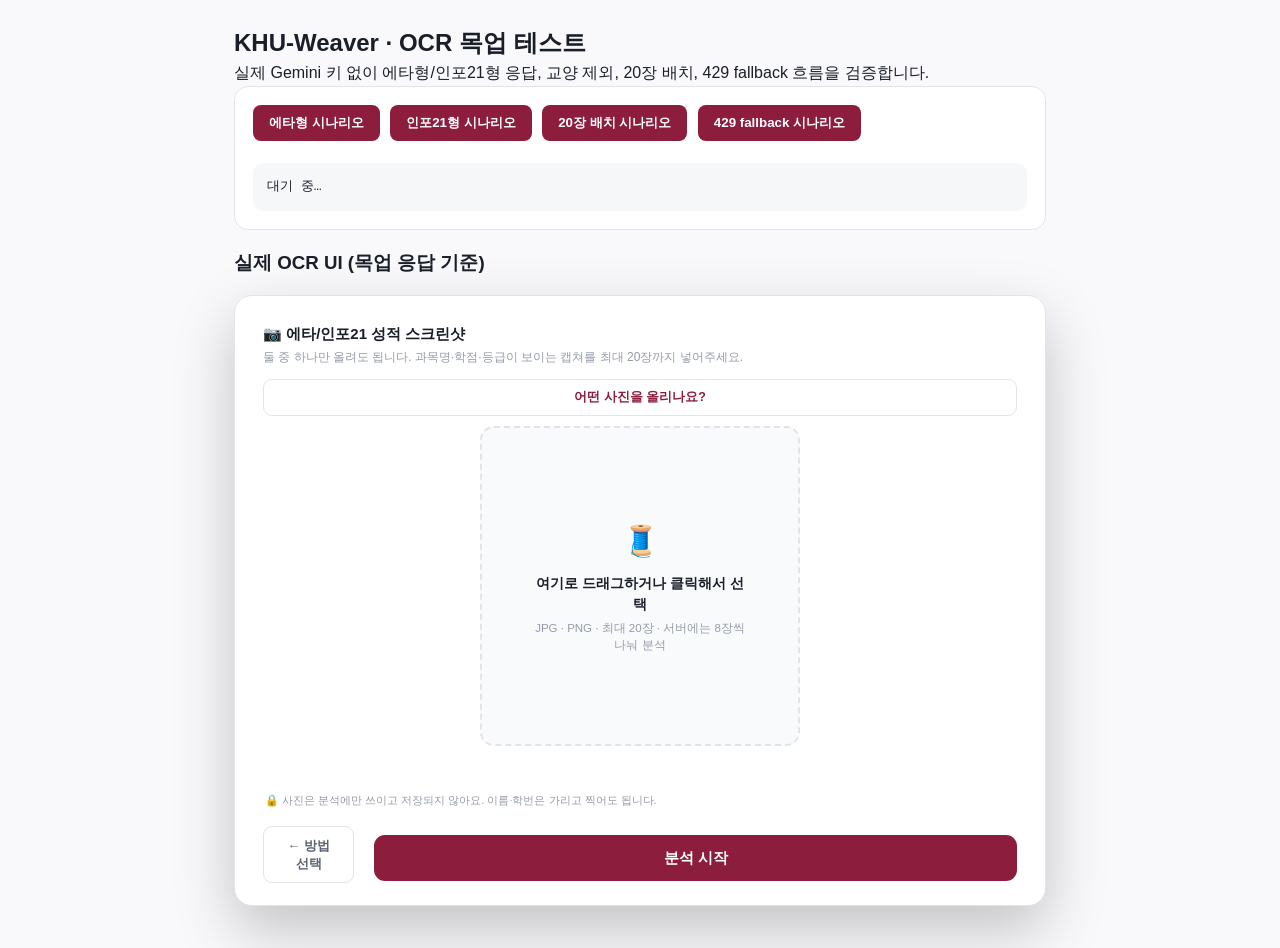
<file: tests/ocr-mock.html>
<!DOCTYPE html>
<html lang="ko">
<head>
<meta charset="UTF-8">
<title>OCR 목업 테스트 (fetch 스텁 · 실키 불필요)</title>
<link rel="stylesheet" href="../css/style.css">
<style>
  body { font-family: 'Noto Sans KR', sans-serif; padding: 24px; max-width: 860px; margin: 0 auto; }
  #panel { border: 1px solid var(--line); border-radius: 14px; padding: 18px; margin-bottom: 18px; background: var(--bg-card); }
  #log { font-family: monospace; font-size: 13px; white-space: pre-wrap; background: hsl(220,22%,97%); border-radius: 10px; padding: 14px; }
  .pass { color: #1a7f37; } .fail { color: #c22; font-weight: 700; }
  button.run { padding: 9px 16px; border-radius: 8px; border: none; background: var(--khu-burgundy); color: #fff; font-weight: 700; cursor: pointer; margin: 0 6px 8px 0; }
</style>
</head>
<body>
  <h2>KHU-Weaver · OCR 목업 테스트</h2>
  <p>실제 Gemini 키 없이 에타형/인포21형 응답, 교양 제외, 20장 배치, 429 fallback 흐름을 검증합니다.</p>
  <div id="panel">
    <button class="run" id="run-eta">에타형 시나리오</button>
    <button class="run" id="run-info21">인포21형 시나리오</button>
    <button class="run" id="run-batch">20장 배치 시나리오</button>
    <button class="run" id="run-fallback">429 fallback 시나리오</button>
    <div id="log" style="margin-top:14px;">대기 중…</div>
  </div>

  <h3>실제 OCR UI (목업 응답 기준)</h3>
  <div class="ob-shot-panel active onboarding-card ob-card-wide" style="max-width:100%;">
    <div id="ob-ocr-root"></div>
  </div>

  <script>
    window.KW_CONFIG = {
      GEMINI_API_KEY: "TEST-DUMMY-KEY",
      GEMINI_MODEL: "mock-primary",
      GEMINI_FALLBACK_MODELS: ["mock-fallback"],
      OCR_MAX_FILES: 20
    };

    var MOCK_COURSES = [
      { code: "EE202", name: "회로이론", credits: 3, type: "전공 필수", year: 2, sem: 1 },
      { code: "AMTH1009", name: "미분적분학", credits: 3, type: "전공 기초", year: 1, sem: 1 },
      { code: "EE201", name: "전자기학1", credits: 3, type: "전공 필수", year: 2, sem: 1 },
      { code: "SWCON104", name: "웹/파이선프로그래밍", credits: 3, type: "전공 필수", year: 1, sem: 2 },
      { code: "AMTH1001", name: "미분방정식", credits: 3, type: "전공 기초", year: 2, sem: 1 },
      { code: "APHY1003", name: "물리학및실험2", credits: 3, type: "전공 기초", year: 1, sem: 2 }
    ];
    window.getCurriculum = function () { return { courses: MOCK_COURSES, prerequisites: [], tracks: {}, gradReq: 130 }; };

    var scenario = "eta";
    var fetchCalls = [];
    var RESPONSES = {
      eta: [
        { name: "회로이론", code: "EE202", credits: 3, grade: "A0", semester: "2-1" },
        { name: "미분 적분학", credits: 3, grade: "B+" },
        { name: "전자기학1", code: "EE201", credits: 3, grade: "A-" },
        { name: "성찰과표현", credits: 3, grade: "A+" }
      ],
      info21: [
        { name: "웹/파이썬프로그래밍", code: "SWCON104", credits: 3, grade: "A+" },
        { name: "미분방정식", code: "AMTH1001", credits: 3, grade: "A-" },
        { name: "물리학및실험2", code: "APHY1003", credits: 3, grade: "A0" },
        { name: "세계와시민", credits: 3, grade: "A+" }
      ],
      batch: [
        { name: "회로이론", code: "EE202", credits: 3, grade: "A0" },
        { name: "미분적분학", code: "AMTH1009", credits: 3, grade: "B+" }
      ],
      fallback: [
        { name: "회로이론", code: "EE202", credits: 3, grade: "A0" }
      ]
    };

    window.fetch = function (url, opt) {
      var body = JSON.parse(opt.body);
      var images = body.contents[0].parts.filter(function (p) { return p.inline_data; }).length;
      fetchCalls.push({ url: url, images: images });
      if (scenario === "fallback" && /mock-primary/.test(url)) {
        return Promise.resolve({ ok: false, status: 429, json: function () { return Promise.resolve({ error: "rate" }); } });
      }
      var payload = { candidates: [{ content: { parts: [{ text: JSON.stringify(RESPONSES[scenario]) }] } }] };
      return Promise.resolve({ ok: true, status: 200, json: function () { return Promise.resolve(payload); } });
    };
  </script>
  <script src="../js/ocr.js"></script>
  <script>
    var log = document.getElementById("log");
    function reset(name) { scenario = name; fetchCalls = []; log.textContent = "실행 중…"; }
    function line(ok, msg) { log.innerHTML += '\n<span class="' + (ok ? 'pass' : 'fail') + '">' + (ok ? 'PASS' : 'FAIL') + '</span> ' + msg; }

    KW_OCR.enter({
      getProfile: function () { return { dept: "EE", year: "2024" }; },
      onApply: function () {},
      onBack: function () {},
      onFallbackB: function () {}
    });

    function runScenario(name, fileCount, verify) {
      reset(name);
      var applied = null;
      KW_OCR.enter({
        getProfile: function () { return { dept: "EE", year: "2024" }; },
        onApply: function (gm) { applied = gm; },
        onBack: function () {},
        onFallbackB: function () {}
      });
      var fakeFiles = [];
      for (var i = 0; i < fileCount; i++) fakeFiles.push({ name: "t" + i + ".jpg", mime: "image/jpeg", base64: "AAAA", dataUrl: "" });
      KW_OCR._injectFilesForTest(fakeFiles);
      document.getElementById("ocr-analyze").disabled = false;
      document.getElementById("ocr-analyze").click();

      var tries = 0;
      var iv = setInterval(function () {
        tries++;
        var applyBtn = document.getElementById("ocr-apply");
        if (applyBtn || tries > 60) {
          clearInterval(iv);
          log.textContent = "결과 검증:";
          if (applyBtn) applyBtn.click();
          verify(applied, fetchCalls);
        }
      }, 80);
    }

    document.getElementById("run-eta").onclick = function () {
      runScenario("eta", 1, function (applied) {
        line(Object.keys(applied || {}).length === 3, "에타형 전공 3건 + 교양 1건 제외 → " + JSON.stringify(applied));
        line(applied && applied.AMTH1009 === "B+", "공백 흔들림 과목명 매칭");
      });
    };
    document.getElementById("run-info21").onclick = function () {
      runScenario("info21", 1, function (applied) {
        line(Object.keys(applied || {}).length === 3, "인포21형 전공 3건 + 교양 1건 제외 → " + JSON.stringify(applied));
        line(applied && applied.SWCON104 === "A+", "학수번호 우선 매칭");
      });
    };
    document.getElementById("run-batch").onclick = function () {
      runScenario("batch", 20, function (applied, calls) {
        line(calls.length === 3, "20장을 8/8/4장, 총 3묶음으로 전송 → " + calls.map(function (c) { return c.images; }).join("/"));
        line(Object.keys(applied || {}).length === 2, "중복 응답 병합 → " + JSON.stringify(applied));
      });
    };
    document.getElementById("run-fallback").onclick = function () {
      runScenario("fallback", 1, function (applied, calls) {
        line(calls.length === 2 && /mock-fallback/.test(calls[1].url), "429 뒤 보조 모델 1회 재시도");
        line(applied && applied.EE202 === "A0", "fallback 응답 적용 → " + JSON.stringify(applied));
      });
    };
  </script>
</body>
</html>
</file>
<file: css/style.css>
/* =============================================================================
 * KHU-Weaver v2 — roadmap.sh형 리디자인 스타일시트
 * 디자인 원칙(03_디자인 시안 계승):
 *  1) 배경: 순수 화이트 + 얇은 그리드. 그라데이션·컬러 블롭 금지
 *  2) 경희 버건디 hsl(343,66%,33%)가 유일한 브랜드 액센트(골드는 기능적 웨이파인딩에만 최소 사용)
 *  3) 노드 상태는 색만이 아니라 형태로도 구분(이수완료=버건디 채움+✓ / 기본=흰 노드+테두리)
 *  4) 트랙 컬러 6종은 노드 좌측 4px 스트라이프로만(면적 최소화)
 *  ※ JS(app.js/onboarding.js)가 참조하는 클래스명·ID·CSS 변수명은 그대로 보존
 * ============================================================================= */

:root {
    /* 브랜드 (변수명 보존 — app.js가 이 이름들을 참조) */
    --khu-burgundy-raw: 343, 66%, 33%;
    --khu-burgundy: hsl(var(--khu-burgundy-raw));
    --khu-burgundy-light: hsl(343, 66%, 40%);
    --khu-burgundy-glow: hsla(343, 66%, 33%, 0.14);
    --burgundy-soft: hsl(343, 50%, 95%);
    --khu-gold: hsl(37, 60%, 50%);       /* 기능적 강조(선수 체인)용으로만 잔존 */
    --khu-gold-glow: hsla(37, 60%, 50%, 0.12);

    /* 캔버스/텍스트 — 화이트 계열 */
    --bg-dark: hsl(220, 25%, 98%);       /* 페이지 배경(거의 흰색) */
    --bg-card: hsl(0, 0%, 100%);         /* 카드 순백 */
    --bg-card-hover: hsl(220, 20%, 97%);
    --text-primary: hsl(220, 25%, 13%);
    --text-secondary: hsl(220, 10%, 40%);
    --text-muted: hsl(220, 10%, 62%);

    --accent-green: hsl(142, 60%, 35%);
    --accent-red: hsl(354, 70%, 45%);
    --accent-blue: hsl(210, 80%, 45%);
    --border-color: hsl(220, 15%, 90%);  /* 얇은 그리드/외곽선 */
    --line: hsl(220, 15%, 90%);
    --glass-bg: hsl(220, 25%, 98%);
    --glass-border: hsl(220, 15%, 90%);
    --transition-smooth: all 0.18s cubic-bezier(0.4, 0, 0.2, 1);

    /* 트랙 아이덴티티 컬러(시안과 동일) */
    --track-math: hsl(45, 90%, 45%);
    --track-phys: hsl(15, 80%, 50%);
    --track-comp: hsl(200, 85%, 45%);
    --track-csy: hsl(343, 66%, 40%);
    --track-sw: hsl(145, 60%, 35%);
    --track-cs: hsl(265, 60%, 45%);

    --r: 12px;
}

* { box-sizing: border-box; margin: 0; padding: 0; }

body {
    color: var(--text-primary);
    font-family: 'Noto Sans KR', 'Inter', sans-serif;
    line-height: 1.55;
    overflow-x: hidden;
    /* HOTFIX(2026-07-08): 배경 격자 무늬 제거(사용자 피드백 — 불필요한 시각 노이즈) */
    background-color: var(--bg-dark);
}

/* 스크롤바 */
::-webkit-scrollbar { width: 8px; height: 8px; }
::-webkit-scrollbar-track { background: transparent; }
::-webkit-scrollbar-thumb { background: var(--border-color); border-radius: 99px; }
::-webkit-scrollbar-thumb:hover { background: var(--text-muted); }

/* 레이아웃 */
.container { max-width: 1600px; margin: 0 auto; padding: 20px 40px 60px; }

/* ── 헤더: 시안처럼 로고+칩 2종이 한 줄 56px에 들어가는 슬림 바 ── */
header {
    display: flex;
    justify-content: flex-start;
    align-items: center;
    gap: 20px;
    height: 56px;
    padding: 0;
    border-bottom: 1px solid var(--line);
    margin-bottom: 26px;
}
.logo-section { display: flex; align-items: center; gap: 10px; }
.logo-emblem {
    width: 32px; height: 32px;
    background: var(--khu-burgundy);
    border-radius: 8px;
    display: flex; align-items: center; justify-content: center;
    font-family: 'Outfit', sans-serif; font-size: 14px; font-weight: 700; color: #fff;
}
.logo-text h1 {
    font-family: 'Outfit', 'Noto Sans KR', sans-serif;
    font-size: 17px; font-weight: 800; letter-spacing: -0.4px;
    color: var(--khu-burgundy);
}
/* 시안은 로고 옆 부제 없이 한 줄로 압축 — 요소는 보존하고 표시만 생략(id/class 삭제 아님) */
.logo-text p { display: none; }

.header-meta { display: flex; align-items: center; gap: 10px; }

/* 헤더 우측 액션 버튼 (성적 계산기 / 내 빌드 공유) */
.header-actions { display: flex; align-items: center; gap: 8px; margin-left: auto; }
.header-btn {
    font-size: 12.5px; font-weight: 600; padding: 7px 14px; border-radius: 8px;
    border: 1px solid var(--line); background: #fff; color: var(--text-secondary);
    cursor: pointer; transition: var(--transition-smooth); white-space: nowrap;
}
.header-btn:hover { border-color: var(--khu-burgundy); color: var(--khu-burgundy); }
.header-btn-primary { background: var(--khu-burgundy); border-color: var(--khu-burgundy); color: #fff; }
.header-btn-primary:hover { filter: brightness(1.08); color: #fff; }
.badge-academic {
    display: inline-block;
    background: var(--bg-card);
    border: 1px solid var(--line);
    color: var(--text-secondary);
    font-size: 12px; font-weight: 600;
    padding: 5px 12px; border-radius: 99px; letter-spacing: 0.2px;
}

/* ── 의존성 경고 배너 ── */
#alert-panel { margin-bottom: 22px; display: none; }
.alert-card {
    background: hsl(354, 80%, 98%);
    border: 1px solid var(--accent-red);
    border-radius: var(--r);
    padding: 14px 20px;
    display: flex; align-items: center; gap: 14px;
    box-shadow: 0 2px 10px rgba(0,0,0,.03);
    animation: slideDown 0.35s cubic-bezier(0.16, 1, 0.3, 1);
}
.alert-icon {
    width: 34px; height: 34px;
    background: hsl(354, 80%, 95%);
    border-radius: 50%;
    display: flex; align-items: center; justify-content: center;
    font-size: 17px; color: var(--accent-red);
    border: 1px solid var(--accent-red); flex-shrink: 0;
}
.alert-content h4 { font-size: 14px; font-weight: 700; color: var(--accent-red); margin-bottom: 2px; }
.alert-content p { font-size: 13px; color: var(--text-primary); }

/* ── 메인 그리드 ── */
.main-grid {
    display: grid;
    grid-template-columns: 1fr; /* F-3: 사이드바 제거 → 로드맵 전폭. 분석 카드는 '내 분석' 탭으로 이동 */
    gap: 26px;
    align-items: start;
}

/* ── 카드 공통 (그라데이션 바·그라데이션 텍스트 제거) ── */
.card {
    background-color: var(--bg-card);
    border: 1px solid var(--line);
    border-radius: 16px;
    padding: 22px;
    box-shadow: 0 1px 3px rgba(0, 0, 0, 0.03);
    position: relative;
    transition: var(--transition-smooth);
}
.card-title {
    font-size: 16px; font-weight: 800;
    margin-bottom: 18px;
    display: flex; justify-content: space-between; align-items: center;
    letter-spacing: -0.3px;
}
.card-title span { color: var(--text-primary); }

/* ── 왼쪽 사이드바 ── */
.sidebar-panel { order: 2; display: flex; flex-direction: column; gap: 22px; }

.chart-container {
    display: flex; flex-direction: column; align-items: center; justify-content: center;
    background: var(--bg-dark);
    border-radius: 12px; padding: 14px;
    border: 1px solid var(--line);
}
canvas#radarChart { max-width: 100%; height: 280px; }

.chart-legend {
    display: grid; grid-template-columns: repeat(2, 1fr); gap: 8px;
    width: 100%; margin-top: 14px; font-size: 11px; color: var(--text-secondary);
}
.legend-item { display: flex; align-items: center; gap: 6px; }
.legend-dot { width: 9px; height: 9px; border-radius: 3px; }

/* 학점 현황 카드 */
.credit-dashboard { display: grid; grid-template-columns: repeat(3, 1fr); gap: 10px; margin-top: 5px; }
.credit-stat-card {
    background: var(--bg-dark);
    border: 1px solid var(--line);
    border-radius: 12px; padding: 12px; text-align: center;
}
.credit-stat-card .label { font-size: 11px; color: var(--text-secondary); display: block; margin-bottom: 4px; }
.credit-stat-card .value { font-family: 'Outfit', sans-serif; font-size: 18px; font-weight: 800; color: var(--khu-burgundy); }
.credit-stat-card .value span { font-size: 11px; color: var(--text-muted); font-weight: 500; }

/* ── 기이수 교과목 체크리스트 ── */
.curriculum-selector {
    max-height: 480px; overflow-y: auto;
    border: 1px solid var(--line); border-radius: 12px;
    background: var(--bg-dark); padding: 10px;
}
.sem-group { margin-bottom: 14px; }
.sem-header {
    font-size: 12px; font-weight: 700; color: var(--text-secondary);
    text-transform: uppercase; letter-spacing: .4px;
    padding: 5px 8px; border-bottom: 1px solid var(--line);
    margin-bottom: 8px; display: flex; justify-content: space-between; align-items: center;
}
.sem-header .sem-badge {
    font-size: 10px; background: var(--burgundy-soft); color: var(--khu-burgundy);
    padding: 2px 8px; border-radius: 99px; font-weight: 700; letter-spacing: 0;
}
.course-checkbox-list { display: flex; flex-direction: column; gap: 6px; }
.course-checkbox-item {
    display: flex; align-items: center; justify-content: space-between;
    padding: 9px 12px; background: var(--bg-card);
    border: 1px solid var(--line); border-radius: 9px;
    cursor: pointer; transition: var(--transition-smooth); user-select: none;
    position: relative;
}
.course-checkbox-item:hover { border-color: var(--accent-blue); box-shadow: 0 2px 8px rgba(0,0,0,.05); }
/* 이수완료 = 버건디 채움(색+형태) */
.course-checkbox-item.checked {
    border-color: var(--khu-burgundy);
    background: var(--khu-burgundy);
}
.course-checkbox-item.checked .course-name,
.course-checkbox-item.checked .course-code { color: #fff; }
.course-label-side { display: flex; align-items: center; gap: 10px; }
.course-checkbox-item input[type="checkbox"] {
    appearance: none; width: 16px; height: 16px;
    border: 2px solid var(--text-muted); border-radius: 4px;
    outline: none; cursor: pointer; position: relative; transition: var(--transition-smooth);
    flex-shrink: 0;
}
.course-checkbox-item.checked input[type="checkbox"] { border-color: #fff; }
.course-checkbox-item input[type="checkbox"]:checked { background-color: #fff; border-color: #fff; }
.course-checkbox-item input[type="checkbox"]:checked::after {
    content: '✓'; position: absolute; color: var(--khu-burgundy);
    font-size: 12px; font-weight: 800; top: -3px; left: 1px;
}
.course-name { font-size: 13px; font-weight: 600; color: var(--text-primary); }
.course-meta-side { text-align: right; font-size: 11px; }
.course-code { font-family: 'Outfit', sans-serif; color: var(--text-secondary); display: block; }
.course-type-badge {
    display: inline-block; padding: 1px 6px; border-radius: 4px;
    font-size: 9px; font-weight: 700; margin-top: 2px;
}
.course-checkbox-item.checked .course-type-badge { background: hsla(0,0%,100%,.2); color: #fff; border-color: transparent; }
.badge-essential { background: var(--burgundy-soft); color: var(--khu-burgundy); border: 1px solid transparent; }
.badge-basic { background: hsl(210, 80%, 95%); color: var(--accent-blue); border: 1px solid transparent; }
.badge-selective { background: var(--bg-dark); color: var(--text-secondary); border: 1px solid var(--line); }
/* 과목 성적 드롭다운 — 이수 체크된 과목에서만 노출(전공 평점 반영) */
.course-grade-wrap { display: none; margin-top: 6px; }
.course-checkbox-item.checked .course-grade-wrap { display: block; }
.course-grade-select {
    font-family: 'Noto Sans KR', sans-serif; font-size: 11px; font-weight: 700;
    padding: 3px 22px 3px 8px; border-radius: 6px; border: 1px solid hsla(0,0%,100%,.55);
    background: #fff; color: var(--khu-burgundy); cursor: pointer; outline: none; appearance: none;
    background-image: url("data:image/svg+xml,%3Csvg xmlns='http://www.w3.org/2000/svg' width='10' height='7' viewBox='0 0 12 8'%3E%3Cpath fill='%23902d41' d='M6 8 0 0h12z'/%3E%3C/svg%3E");
    background-repeat: no-repeat; background-position: right 7px center;
}
.course-grade-select:focus-visible { outline: 2px solid var(--khu-gold); outline-offset: 1px; }

/* ── 오른쪽 워크스페이스 ── */
.workspace-panel { display: flex; flex-direction: column; gap: 20px; }

/* 로드맵 제목 + 상태 범례 (시안의 "나의 전공 로드맵" + 범례 3종, 순수 안내용) */
.roadmap-heading { margin-bottom: -6px; }
.roadmap-title {
    font-family: 'Outfit', 'Noto Sans KR', sans-serif;
    font-size: 20px; font-weight: 800; letter-spacing: -0.4px;
    color: var(--text-primary);
}
.roadmap-sub { font-size: 13px; color: var(--text-secondary); margin: 4px 0 14px; }
.status-legend { display: flex; gap: 18px; font-size: 12px; color: var(--text-secondary); }
.status-legend-item { display: flex; align-items: center; gap: 6px; }
.status-dot { display: inline-block; width: 12px; height: 12px; border-radius: 4px; flex-shrink: 0; }
.status-dot.status-done { background: var(--khu-burgundy); }
.status-dot.status-avail { background: #fff; border: 2px solid var(--accent-blue); }
.status-dot.status-locked { background: hsl(220, 20%, 92%); border: 1px dashed var(--text-muted); }

/* 트랙 탭 (+ 진로 트렌드 / 내 분석 뷰 탭) */
.track-selectors { display: flex; flex-wrap: wrap; gap: 8px; }
.track-btn {
    flex: 1 1 96px;
    background: var(--bg-card); border: 1px solid var(--line); border-radius: 10px;
    padding: 11px 6px; font-family: 'Noto Sans KR', sans-serif;
    font-size: 12px; font-weight: 700; color: var(--text-secondary);
    cursor: pointer; transition: var(--transition-smooth); text-align: center;
    display: flex; flex-direction: column; align-items: center; justify-content: center; gap: 3px;
}
/* 뷰 전환 탭(필터가 아니라 화면 전환) — 골드 계열로 구분, 폭 고정 */
.track-btn.view-tab {
    flex: 0 0 auto; min-width: 108px;
    border-color: var(--khu-gold); color: var(--khu-burgundy);
    background: var(--khu-gold-glow);
}
.track-btn.view-tab:hover { border-color: var(--khu-burgundy); }
.track-btn.view-tab.active { background: var(--khu-burgundy); border-color: var(--khu-burgundy); color: #fff; }
.track-btn span.en {
    font-family: 'Outfit', sans-serif; font-size: 9px; color: var(--text-muted);
    font-weight: 500; text-transform: uppercase; letter-spacing: .3px;
}
.track-btn:hover { border-color: var(--accent-blue); color: var(--text-primary); }
/* 활성 = 솔리드 버건디(그라데이션 제거) */
.track-btn.active { background: var(--khu-burgundy); border-color: var(--khu-burgundy); color: #fff; }
.track-btn.active span.en { color: hsla(0,0%,100%,.75); }

/* 프리셋 행 */
.presets-row {
    display: flex; justify-content: space-between; align-items: center;
    background: var(--bg-card); padding: 12px 18px; border-radius: 12px;
    border: 1px solid var(--line); font-size: 13px;
}
.presets-title { font-weight: 700; color: var(--text-primary); display: flex; align-items: center; gap: 8px; }
.presets-buttons { display: flex; gap: 8px; }
.preset-btn {
    background: var(--bg-card); border: 1px solid var(--line); border-radius: 8px;
    padding: 7px 14px; font-size: 12px; font-weight: 600; color: var(--text-secondary);
    cursor: pointer; transition: var(--transition-smooth);
}
.preset-btn:hover { border-color: var(--khu-burgundy); color: var(--khu-burgundy); }

/* ── 로드맵 타임라인 캔버스 (화이트 + 얇은 그리드) ── */
.roadmap-timeline-wrapper {
    position: relative;
    background: var(--bg-card); /* HOTFIX(2026-07-08): 격자 배경 무늬 제거 */
    border-radius: 16px;
    padding: 22px 40px;
    border: 1px solid var(--line);
    min-height: 520px;
    width: 100%; /* HOTFIX(2026-07-08): 기존 max-width:1040px가 위쪽 탭/프리셋 행(전체 폭)보다 좁아 학년 컬럼이 우측으로 치우쳐 보이던 원인 → 상단 요소와 동일하게 전체 폭 사용해 중앙 정렬 */
}
.timeline-years-grid {
    display: grid; grid-template-columns: repeat(4, 1fr); gap: 40px;
    height: 100%; position: relative; z-index: 2;
}
.timeline-year-col {
    position: relative; display: flex; flex-direction: column; gap: 14px;
    border-right: 1px dashed var(--line); padding-right: 10px;
}
.timeline-year-col:last-child { border-right: none; padding-right: 0; }
/* 시안의 .lane-h 스타일 계승 (레인 헤더) */
.year-col-title {
    font-family: 'Outfit', sans-serif; font-size: 12px; font-weight: 700;
    color: var(--text-muted); text-transform: uppercase; letter-spacing: .5px;
    text-align: center; padding: 6px 10px;
    background: var(--bg-card); border: 1px solid var(--line); border-radius: 6px;
    margin-bottom: 6px;
}
.year-col-title span.ko {
    font-family: 'Noto Sans KR', sans-serif; font-size: 11px;
    color: var(--text-muted); font-weight: 500; display: block; text-transform: none; letter-spacing: 0;
}
/* 학년 레인: 컴팩트 카드를 세로로 쌓아 4개 학년(최대 20과목)이 한 화면에 들어오도록 함 */
.year-courses-list { display: flex; flex-direction: column; gap: 4px; }

/* ── 타임라인 과목 노드 (한 줄 컴팩트 카드) ── */
.timeline-course-card {
    background: var(--bg-card);
    border: 1.5px solid var(--line);
    border-radius: 10px;
    padding: 7px 10px 7px 14px;
    min-height: 38px; /* HOTFIX(2026-07-08): 기존 32px가 과목명보다 작아 텍스트가 답답하게 잘렸음 → 여유 확보 */
    display: flex; align-items: center; gap: 8px;
    font-size: 11.5px; position: relative; cursor: pointer;
    transition: box-shadow .15s, transform .15s, border-color .15s, background .15s;
    z-index: 2; user-select: none;
}
/* 좌측 4px 트랙 스트라이프 */
.timeline-course-card::before {
    content: ''; position: absolute; left: 0; top: 5px; bottom: 5px;
    width: 4px; border-radius: 4px; background: var(--text-muted);
    transition: var(--transition-smooth);
}
.timeline-course-card[data-track-type="MATH"]::before { background: var(--track-math); }
.timeline-course-card[data-track-type="PHYS"]::before { background: var(--track-phys); }
.timeline-course-card[data-track-type="COMP"]::before { background: var(--track-comp); }
.timeline-course-card[data-track-type="CSY"]::before { background: var(--track-csy); }
.timeline-course-card[data-track-type="SW"]::before { background: var(--track-sw); }
.timeline-course-card[data-track-type="CS"]::before { background: var(--track-cs); }

.timeline-course-card:hover {
    transform: translateY(-1px); background: var(--bg-card);
    border-color: var(--accent-blue);
    box-shadow: 0 4px 14px rgba(0, 0, 0, 0.08); z-index: 10;
}

/* 이수완료 = 버건디 채움 + ✓ (색+형태 이중 구분) */
.timeline-course-card.checked-course {
    border-color: var(--khu-burgundy);
    background: var(--khu-burgundy) !important;
    box-shadow: none;
}
.timeline-course-card.checked-course .t-card-name,
.timeline-course-card.checked-course .t-card-code { color: #fff !important; }
.timeline-course-card.checked-course .t-card-meta { color: hsla(0,0%,100%,.75) !important; }
.timeline-course-card.checked-course .t-card-track { background: hsla(0,0%,100%,.2); color: #fff; }
/* 상태 배지(✓/수강가능/🔒)는 절대배치 대신 flex 아이템으로 카드 우측 끝에 자연 배치(gap으로 학점·트랙뱃지와 겹침 방지, 공간 부족 시 과목명(.t-card-name)만 말줄임 처리됨) */
.timeline-course-card.checked-course::after {
    content: '✓';
    color: #fff; font-weight: 800; font-size: 12px; flex: none;
}

/* 노드 상태 3종 중 "수강 가능"/"선수과목 미충족" — getCourseState()가 실시간 판정해 부여 */
.timeline-course-card.course-avail {
    border-color: var(--accent-blue) !important; border-width: 2px !important;
}
.timeline-course-card.course-avail::after {
    content: '수강가능';
    font-size: 8px; color: var(--accent-blue); font-weight: 700; white-space: nowrap; flex: none;
}
.timeline-course-card.course-locked {
    background: hsl(220, 20%, 97%) !important; border-style: dashed !important;
}
.timeline-course-card.course-locked .t-card-name,
.timeline-course-card.course-locked .t-card-code { color: var(--text-muted) !important; }
.timeline-course-card.course-locked::after {
    content: '🔒';
    font-size: 10px; filter: grayscale(1); opacity: .6; flex: none;
}

/* 호버 연쇄 하이라이트 (기능적 웨이파인딩) */
.timeline-course-card.highlight-focus {
    border-color: var(--khu-burgundy);
    box-shadow: 0 0 0 3px var(--burgundy-soft), 0 6px 18px rgba(0,0,0,.12);
    transform: translateY(-1px); z-index: 10; background: var(--bg-card);
}
.timeline-course-card.highlight-prereq {
    border-color: var(--khu-gold);
    box-shadow: 0 0 0 2px var(--khu-gold-glow); transform: translateY(-1px); z-index: 8; background: var(--bg-card);
}
.timeline-course-card.highlight-followup {
    border-color: var(--accent-blue);
    box-shadow: 0 0 0 2px hsla(210,80%,45%,.15); transform: translateY(-1px); z-index: 8; background: var(--bg-card);
}
.timeline-course-card.fade-out-node {
    border-color: var(--line) !important; box-shadow: none !important;
    transform: scale(0.98); pointer-events: none; transition: var(--transition-smooth);
}
.timeline-course-card.fade-out-node .t-card-name,
.timeline-course-card.fade-out-node .t-card-code,
.timeline-course-card.fade-out-node .t-card-meta { opacity: 0.35 !important; filter: none !important; }
.timeline-course-card.fade-out-node::before { opacity: 0.2 !important; }

/* 트랙 선택 시 활성 카드 (파란 테두리 = 수강 관련 강조, 색+형태) */
.timeline-course-card.active-in-track {
    border-color: var(--accent-blue) !important; border-width: 2px !important;
    box-shadow: 0 2px 10px rgba(0,0,0,.06) !important;
    background: var(--bg-card) !important; z-index: 5;
}
/* 이수완료가 트랙활성이어도 버건디 채움 우선 */
.timeline-course-card.active-in-track.checked-course {
    border-color: var(--khu-burgundy) !important;
    background: var(--khu-burgundy) !important;
}
.track-all .timeline-course-card,
.timeline-course-card.active-in-track { opacity: 1 !important; filter: none !important; transition: var(--transition-smooth); }

/* 트랙 모드에서 비활성 카드 뮤트 */
body:not(.track-all) .timeline-course-card:not(.active-in-track) {
    border-color: var(--line) !important; box-shadow: none !important; transition: var(--transition-smooth);
}
body:not(.track-all) .timeline-course-card:not(.active-in-track) .t-card-name,
body:not(.track-all) .timeline-course-card:not(.active-in-track) .t-card-code { color: var(--text-muted) !important; }
body:not(.track-all) .timeline-course-card:not(.active-in-track) .t-card-meta { opacity: 0.4; }
body:not(.track-all) .timeline-course-card:not(.active-in-track)::before { opacity: 0.3 !important; }
body:not(.track-all) .timeline-course-card:not(.active-in-track):hover {
    border-color: var(--accent-blue) !important; box-shadow: 0 4px 14px rgba(0, 0, 0, 0.08) !important;
}
body:not(.track-all) .timeline-course-card:not(.active-in-track):hover .t-card-name,
body:not(.track-all) .timeline-course-card:not(.active-in-track):hover .t-card-code { color: var(--text-primary) !important; }
body:not(.track-all) .timeline-course-card:not(.active-in-track):hover .t-card-meta { opacity: 1 !important; }
body:not(.track-all) .timeline-course-card:not(.active-in-track):hover::before { opacity: 1 !important; }

/* 빈 전공선택 슬롯 소거 */
.track-slot.elective-slot.empty-slot { border: none !important; background: none !important; box-shadow: none !important; pointer-events: none; }
.track-slot.elective-slot.empty-slot::before,
.track-slot.elective-slot.empty-slot::after { display: none !important; }

/* 관계 뱃지 */
.relation-badge {
    position: absolute; top: -8px; right: 8px;
    font-size: 8px; font-weight: 700; padding: 2px 6px; border-radius: 99px;
    opacity: 0; transform: translateY(4px); transition: var(--transition-smooth);
    z-index: 10; box-shadow: 0 2px 4px rgba(0,0,0,.08);
}
.timeline-course-card.highlight-focus .relation-badge { opacity: 1; transform: translateY(0); background: var(--khu-burgundy); color: #fff; }
.timeline-course-card.highlight-prereq .relation-badge { opacity: 1; transform: translateY(0); background: var(--khu-gold); color: #fff; }
.timeline-course-card.highlight-followup .relation-badge { opacity: 1; transform: translateY(0); background: var(--accent-blue); color: #fff; }

/* 6번째 기타/전공선택 슬롯 */
.elective-slot {
    min-height: 110px !important; background: hsl(220, 25%, 98%);
    border: 1px dashed var(--line) !important; border-radius: 12px;
    padding: 10px 8px !important; display: flex !important; flex-direction: row !important;
    flex-wrap: wrap !important; align-content: flex-start !important; justify-content: flex-start !important;
    gap: 6px !important; margin-top: 5px;
}
.elective-slot::before {
    content: '선택 및 심화 교과 옵션 (Electives)';
    position: absolute; bottom: 4px; right: 8px; font-size: 8.5px; font-weight: 700;
    color: var(--text-muted); opacity: 0.5; pointer-events: none;
    font-family: 'Outfit', sans-serif; letter-spacing: 0.4px; z-index: 1;
}

/* 미니 칩 카드 */
.timeline-course-card.mini-chip {
    padding: 5px 8px 5px 12px !important; font-size: 11px !important; border-radius: 8px !important;
    flex-grow: 1; min-width: 100px; max-width: calc(50% - 3px);
}
.timeline-course-card.mini-chip::before { top: 6px; bottom: 6px; }
.timeline-course-card.mini-chip .t-card-code { font-size: 8px !important; margin-bottom: 0 !important; }
.timeline-course-card.mini-chip .t-card-name {
    font-size: 11px !important; font-weight: 700 !important;
    white-space: nowrap; overflow: hidden; text-overflow: ellipsis;
}
.timeline-course-card.mini-chip .t-card-meta { display: none !important; }
.timeline-course-card.mini-chip.checked-course::after { top: 5px; right: 5px; font-size: 10px; }
.timeline-course-card.mini-chip .relation-badge { top: -10px !important; right: 4px !important; font-size: 7px !important; padding: 1px 4px !important; }

/* 한 줄 컴팩트 카드 내부 배치: 코드 | 과목명(말줄임) | 학점·트랙뱃지 */
.t-card-code { font-family: 'Outfit', sans-serif; font-size: 8.5px; color: var(--text-secondary); font-weight: 700; flex: none; width: 44px; }
.t-card-name {
    font-weight: 700; color: var(--text-primary); font-size: 12px; letter-spacing: -.2px; line-height: 1.3;
    flex: 1 1 auto; min-width: 0;
    /* HOTFIX(2026-07-08): 한 줄 말줄임(...) 대신 2줄까지 표시해 과목명이 박스보다 작아 보이는 문제 해결 */
    display: -webkit-box; -webkit-line-clamp: 2; -webkit-box-orient: vertical;
    overflow: hidden; word-break: keep-all;
}
.t-card-meta { display: flex; align-items: center; gap: 6px; flex: none; font-size: 9px; color: var(--text-muted); }
.t-card-track { background: hsl(220, 25%, 96%); padding: 1px 6px; border-radius: 4px; font-weight: 700; font-size: 8px; }

/* SVG 커넥터 */
.svg-connections-canvas { position: absolute; top: 0; left: 0; width: 100%; height: 100%; pointer-events: none; z-index: 1; }
.svg-connections-canvas path { transition: stroke 0.25s, stroke-width 0.25s, opacity 0.25s; }
.svg-connections-canvas path.active-connection { stroke-width: 2.5px !important; stroke-dasharray: 6, 4; animation: connectionFlow 0.8s linear infinite; }
@keyframes connectionFlow { to { stroke-dashoffset: -20; } }

/* ── 하단 트렌드 패널 (설계 배경 문구는 .design-footer-note로 페이지 최하단 분리 이동) ── */
.trend-panel { grid-column: span 2; margin-top: 6px; }
.trend-chart-list { display: flex; flex-direction: column; gap: 12px; }
.trend-bar-row { display: flex; align-items: center; gap: 15px; font-size: 13px; }
.trend-bar-label { width: 140px; font-weight: 700; color: var(--text-primary); }
.trend-bar-container { flex-grow: 1; height: 9px; background: var(--bg-dark); border-radius: 99px; overflow: hidden; border: 1px solid var(--line); }
/* 솔리드 버건디(그라데이션 제거) */
.trend-bar-fill { height: 100%; background: var(--khu-burgundy); border-radius: 99px; transition: width 1s cubic-bezier(0.16, 1, 0.3, 1); }
.trend-bar-value { width: 45px; font-family: 'Outfit', sans-serif; font-weight: 800; color: var(--khu-burgundy); text-align: right; }

/* =============================================================================
 * F-3: 뷰 전환(로드맵 / 진로 트렌드 / 내 분석) 공통
 * ============================================================================= */
.view-panel { display: flex; flex-direction: column; gap: 20px; }

/* 로드맵 좌상단 기이수 교과목 입력 버튼 */
.roadmap-toolbar { display: flex; align-items: center; }
.btn-history {
    background: var(--khu-burgundy); color: #fff; border: none; border-radius: 10px;
    padding: 10px 18px; font-family: 'Noto Sans KR', sans-serif; font-size: 13px; font-weight: 700;
    cursor: pointer; transition: var(--transition-smooth); box-shadow: 0 1px 3px rgba(0,0,0,0.08);
}
.btn-history:hover { background: var(--khu-burgundy-light); transform: translateY(-1px); }

/* 내 분석 뷰: 3카드 반응형 그리드 */
.analysis-grid {
    display: grid; grid-template-columns: repeat(auto-fit, minmax(300px, 1fr)); gap: 22px; align-items: start;
}

/* 진로 트렌드 뷰 */
.trends-card { padding: 26px; }
.trends-lead { font-size: 13px; color: var(--text-secondary); margin: 2px 0 22px; }
.trend-group { margin-bottom: 30px; }
.trend-group-title {
    font-size: 13px; font-weight: 800; color: var(--text-primary); margin-bottom: 4px;
    display: flex; align-items: center; gap: 8px;
}
.trend-group-title .tg-unit { font-weight: 600; color: var(--text-muted); font-size: 12px; }
.trend-group-sub { font-size: 11px; color: var(--text-muted); margin-bottom: 16px; }
/* 세로 막대그래프 (순수 CSS) */
.trend-vchart {
    display: flex; align-items: flex-end; gap: 18px;
    height: 240px; padding: 12px 6px 0; border-bottom: 2px solid var(--line);
    overflow-x: auto;
}
.tvbar { flex: 1 1 0; min-width: 84px; display: flex; flex-direction: column; align-items: center; height: 100%; justify-content: flex-end; }
.tvbar-val { font-family: 'Outfit', sans-serif; font-weight: 800; font-size: 15px; color: var(--khu-burgundy); margin-bottom: 6px; }
.tvbar-fill {
    width: 60%; max-width: 68px; min-height: 4px;
    background: linear-gradient(180deg, var(--khu-burgundy-light), var(--khu-burgundy));
    border-radius: 8px 8px 0 0; transition: height 0.8s cubic-bezier(0.16,1,0.3,1);
}
.tvbar-label { margin-top: 10px; font-size: 11px; font-weight: 600; color: var(--text-secondary); text-align: center; line-height: 1.35; word-break: keep-all; }
.tvbar-label .tv-idx {
    display: inline-flex; align-items: center; justify-content: center; width: 16px; height: 16px;
    border-radius: 50%; background: var(--khu-burgundy); color: #fff; font-size: 10px; font-weight: 700; margin-right: 4px;
}

/* 분석 텍스트 (TRENDS.js analysis 배열 그대로) */
.trend-analysis { margin-top: 6px; padding: 18px 20px; background: var(--bg-dark); border: 1px solid var(--line); border-radius: 12px; }
.trend-analysis-title { font-size: 13px; font-weight: 800; color: var(--text-primary); margin-bottom: 10px; }
.trend-analysis ul { margin: 0; padding-left: 18px; }
.trend-analysis li { font-size: 12.5px; color: var(--text-secondary); line-height: 1.7; margin-bottom: 7px; }

/* 출처 표기 (기관명·연도·링크) */
.trend-sources { margin-top: 18px; }
.trend-sources-title { font-size: 12px; font-weight: 800; color: var(--text-primary); margin-bottom: 8px; }
.trend-src-row { font-size: 11.5px; color: var(--text-muted); line-height: 1.6; margin-bottom: 5px; }
.trend-src-row .ts-idx {
    display: inline-flex; align-items: center; justify-content: center; width: 15px; height: 15px;
    border-radius: 50%; background: var(--text-muted); color: #fff; font-size: 9px; font-weight: 700; margin-right: 6px;
}
.trend-src-row a { color: var(--accent-blue); text-decoration: none; }
.trend-src-row a:hover { text-decoration: underline; }
.trends-empty { padding: 60px 20px; text-align: center; color: var(--text-muted); font-size: 14px; }

/* 페이지 최하단 설계 배경 1줄 요약 (기존 긴 문단·아이콘 박스 대체) */
.design-footer-note {
    margin-top: 24px; padding-top: 14px; border-top: 1px solid var(--line);
    font-size: 12px; color: var(--text-muted); display: flex; align-items: baseline; gap: 8px; flex-wrap: wrap;
}
.design-footer-label { font-weight: 700; color: var(--text-muted); }
.design-footer-desc { color: var(--text-muted); }

@keyframes slideDown { from { opacity: 0; transform: translateY(-10px); } to { opacity: 1; transform: translateY(0); } }

@media (max-width: 1200px) {
    .main-grid { grid-template-columns: 1fr; }
    .trend-panel { grid-column: span 1; }
    .track-selectors { grid-template-columns: repeat(3, 1fr); }
}

/* =============================================================================
 * 온보딩 + 프로필 칩
 * ============================================================================= */
.onboarding-overlay {
    position: fixed; inset: 0; z-index: 1000; display: none;
    align-items: center; justify-content: center; padding: 20px;
    background: rgba(20, 22, 28, 0.42);
    backdrop-filter: blur(5px); -webkit-backdrop-filter: blur(5px);
}
.onboarding-overlay.visible { display: flex; }
body.onboarding-open { overflow: hidden; }

.onboarding-card {
    width: 100%; max-width: 420px; background: var(--bg-card);
    border: 1px solid var(--line); border-radius: 18px;
    padding: 30px 30px 24px; box-shadow: 0 24px 60px rgba(0, 0, 0, 0.22);
    animation: ob-pop 0.26s cubic-bezier(0.34, 1.56, 0.64, 1);
}
@keyframes ob-pop { from { opacity: 0; transform: translateY(12px) scale(0.98); } to { opacity: 1; transform: translateY(0) scale(1); } }

.onboarding-brand { display: flex; align-items: center; gap: 14px; margin-bottom: 22px; }
.onboarding-logo {
    flex: 0 0 auto; width: 44px; height: 44px; border-radius: 12px;
    background: var(--khu-burgundy); color: #fff;
    font-family: 'Outfit', sans-serif; font-weight: 700; font-size: 17px;
    display: flex; align-items: center; justify-content: center;
}
.onboarding-title { font-family: 'Outfit', sans-serif; font-size: 21px; font-weight: 800; color: var(--text-primary); margin: 0; }
.onboarding-tagline { font-size: 12.5px; color: var(--text-secondary); margin: 3px 0 0; line-height: 1.5; }

.onboarding-field { margin-bottom: 16px; }
.onboarding-label { display: block; font-size: 12px; font-weight: 700; color: var(--text-secondary); text-transform: uppercase; letter-spacing: .3px; margin-bottom: 7px; }
.onboarding-optional { font-weight: 500; color: var(--text-muted); font-size: 11px; text-transform: none; }

.onboarding-select, .onboarding-input {
    width: 100%; padding: 11px 13px; font-family: 'Noto Sans KR', sans-serif;
    font-size: 14px; color: var(--text-primary); background: var(--bg-card);
    border: 1.5px solid var(--line); border-radius: 10px; outline: none;
    transition: var(--transition-smooth); box-sizing: border-box; appearance: none;
}
.onboarding-select {
    background-image: url("data:image/svg+xml,%3Csvg xmlns='http://www.w3.org/2000/svg' width='12' height='8' viewBox='0 0 12 8'%3E%3Cpath fill='%238a8f9c' d='M6 8 0 0h12z'/%3E%3C/svg%3E");
    background-repeat: no-repeat; background-position: right 14px center; padding-right: 34px; cursor: pointer;
}
.onboarding-select:focus, .onboarding-input:focus { border-color: var(--accent-blue); box-shadow: 0 0 0 3px hsla(210,80%,45%,.15); }
.onboarding-select option:disabled { color: var(--text-muted); }
.onboarding-hint { font-size: 11.5px; color: var(--text-muted); margin: 6px 2px 0; line-height: 1.45; }

/* ── 온보딩 2단계 위저드 ── */
.onboarding-steps { display: flex; gap: 8px; margin: 18px 0 20px; }
.onboarding-step-bar { flex: 1; height: 4px; border-radius: 99px; background: var(--line); }
.onboarding-step-bar.on { background: var(--khu-burgundy); }

.onboarding-screen { display: none; }
.onboarding-screen.active { display: block; }

.onboarding-nav { display: flex; align-items: center; gap: 10px; margin-top: 18px; }
.onboarding-nav-spacer { flex: 1; }
.onboarding-nav-btn { width: auto; margin-top: 0; padding: 11px 18px; }
.onboarding-back-btn {
    font-size: 13px; font-weight: 600; padding: 10px 14px; border-radius: 9px;
    border: 1px solid var(--line); background: #fff; color: var(--text-secondary); cursor: pointer;
    transition: var(--transition-smooth);
}
.onboarding-back-btn:hover { border-color: var(--khu-burgundy); color: var(--khu-burgundy); }

/* 학과 선택 카드 (노드형) */
.onboarding-depts { display: flex; flex-direction: column; gap: 10px; }
.onboarding-dept {
    position: relative; display: flex; align-items: center; gap: 12px;
    background: var(--bg-card); border: 1.5px solid var(--line); border-radius: 10px;
    padding: 13px 15px 13px 17px; cursor: pointer; transition: var(--transition-smooth);
}
.onboarding-dept::before {
    content: ''; position: absolute; left: 0; top: 9px; bottom: 9px; width: 4px;
    border-radius: 4px; background: var(--text-muted);
}
.onboarding-dept:hover { box-shadow: 0 4px 14px rgba(0,0,0,.07); transform: translateY(-1px); }
.onboarding-dept .dn { font-weight: 700; font-size: 14px; letter-spacing: -.3px; }
.onboarding-dept .dm { font-size: 11.5px; color: var(--text-muted); margin-top: 1px; }
.onboarding-dept .rt { margin-left: auto; font-size: 13px; color: var(--text-muted); font-weight: 800; }
/* 선택됨 = 버건디 채움 + ✓ */
.onboarding-dept.sel { background: var(--khu-burgundy); border-color: var(--khu-burgundy); }
.onboarding-dept.sel::before { background: #fff; }
.onboarding-dept.sel .dn, .onboarding-dept.sel .dm, .onboarding-dept.sel .rt { color: #fff; }
.onboarding-dept.sel .dm { color: hsla(0,0%,100%,.78); }
/* 준비중 = 잠금 노드 */
.onboarding-dept.locked { background: hsl(220, 20%, 96%); border-style: dashed; cursor: not-allowed; }
.onboarding-dept.locked:hover { box-shadow: none; transform: none; }
.onboarding-dept.locked .dn { color: var(--text-muted); }
.onboarding-dept.locked .rt::after { content: '🔒'; filter: grayscale(1); opacity: .6; }

/* 학번 선택 칩 그리드 */
.onboarding-years { display: grid; grid-template-columns: repeat(4, 1fr); gap: 8px; }
.onboarding-yr {
    border: 1.5px solid var(--line); border-radius: 8px; background: #fff;
    padding: 12px 0; text-align: center; font-size: 14px; font-weight: 700; cursor: pointer;
    transition: var(--transition-smooth); color: var(--text-secondary);
}
.onboarding-yr:hover { border-color: var(--accent-blue); }
.onboarding-yr.sel { background: var(--khu-burgundy); border-color: var(--khu-burgundy); color: #fff; }
.onboarding-yr small { display: block; font-size: 10px; font-weight: 600; color: var(--text-muted); margin-top: 1px; }
.onboarding-yr.sel small { color: hsla(0,0%,100%,.7); }

/* 요약 프리뷰 */
.onboarding-preview {
    margin-top: 16px; display: flex; align-items: center; gap: 10px;
    background: var(--burgundy-soft); border-radius: 10px; padding: 12px 14px;
}
.onboarding-preview-av {
    width: 34px; height: 34px; border-radius: 99px; background: var(--khu-burgundy);
    color: #fff; display: flex; align-items: center; justify-content: center;
    font-weight: 800; font-size: 15px; flex: none;
}
.onboarding-preview-title { font-size: 13px; font-weight: 700; color: var(--text-primary); }
.onboarding-preview-sub { font-size: 11.5px; color: var(--text-secondary); }

.onboarding-submit {
    width: 100%; margin-top: 6px; padding: 13px;
    font-family: 'Noto Sans KR', sans-serif; font-size: 15px; font-weight: 700; color: #fff;
    background: var(--khu-burgundy); border: none; border-radius: 11px; cursor: pointer;
    transition: var(--transition-smooth);
}
.onboarding-submit:hover { filter: brightness(1.08); transform: translateY(-1px); }
.onboarding-submit:active { transform: translateY(0); }
.onboarding-footnote { font-size: 11px; color: var(--text-muted); text-align: center; margin: 14px 0 0; }

/* =============================================================================
 * 온보딩 v2 — 랜딩 + 3단계 위저드 + 이수이력(A/B/C) + 코치마크
 * ============================================================================= */

/* ── STEP 0: 랜딩 ── */
.ob-landing { text-align: center; padding: 14px 6px 4px; }
.ob-landing-logo {
    width: 60px; height: 60px; border-radius: 16px; margin: 8px auto 18px;
    background: var(--khu-burgundy); color: #fff;
    font-family: 'Outfit', sans-serif; font-weight: 700; font-size: 24px;
    display: flex; align-items: center; justify-content: center;
}
.ob-landing-title { font-family: 'Outfit', sans-serif; font-size: 26px; font-weight: 800; color: var(--text-primary); margin: 0 0 8px; }
.ob-landing-copy { font-size: 14px; color: var(--text-secondary); line-height: 1.55; margin: 0 auto 22px; max-width: 300px; word-break: keep-all; }

/* ── 위저드 공통 ── */
.ob-step-count { text-align: right; font-size: 11px; font-weight: 700; color: var(--text-muted); margin: -12px 2px 14px; letter-spacing: .3px; }
.ob-soon-badge {
    font-size: 10px; font-weight: 700; color: var(--text-muted);
    background: hsl(220, 16%, 90%); border-radius: 6px; padding: 2px 7px;
}

/* ── STEP 3: 이수 이력 방법 카드 (A/B/C) ── */
.ob-hist-cards { display: flex; flex-direction: column; gap: 10px; }
.ob-hist-card {
    display: flex; align-items: center; gap: 12px; text-align: left; width: 100%;
    background: var(--bg-card); border: 1.5px solid var(--line); border-radius: 12px;
    padding: 14px 15px; cursor: pointer; transition: var(--transition-smooth);
    font-family: 'Noto Sans KR', sans-serif;
}
.ob-hist-card:hover { border-color: var(--khu-burgundy); box-shadow: 0 4px 14px rgba(0,0,0,.07); transform: translateY(-1px); }
.ob-hist-ic { flex: 0 0 auto; font-size: 22px; line-height: 1; }
.ob-hist-body { display: flex; flex-direction: column; gap: 2px; }
.ob-hist-t { font-size: 14px; font-weight: 700; color: var(--text-primary); letter-spacing: -.2px; }
.ob-hist-d { font-size: 11.5px; color: var(--text-muted); word-break: keep-all; }
.ob-hist-badge {
    display: inline-block; font-size: 10px; font-weight: 700; color: #fff;
    background: var(--khu-burgundy); border-radius: 6px; padding: 1px 6px; margin-left: 4px; vertical-align: middle;
}

/* ── STEP 3: A안 스크린샷 자리(준비 중) ── */
.ob-shot-panel { display: none; }
.ob-shot-panel.active { display: block; }
.ob-shot-drop {
    text-align: center; border: 2px dashed var(--line); border-radius: 14px;
    padding: 26px 18px; background: hsl(220, 22%, 98%);
}
.ob-shot-ic { font-size: 30px; }
.ob-shot-t { font-size: 15px; font-weight: 800; color: var(--text-primary); margin-top: 8px; }
.ob-shot-d { font-size: 12px; color: var(--text-secondary); margin: 6px auto 0; max-width: 280px; line-height: 1.5; word-break: keep-all; }
.ob-shot-soon {
    display: inline-block; margin-top: 12px; font-size: 11px; font-weight: 700; color: var(--text-muted);
    background: hsl(220, 16%, 90%); border-radius: 99px; padding: 4px 12px;
}
.ob-shot-fallback { font-size: 12px; color: var(--text-secondary); text-align: center; margin: 14px 4px 0; line-height: 1.5; word-break: keep-all; }
.ob-shot-fallback b { color: var(--khu-burgundy); }

/* =============================================================================
 * OCR (에타 스크린샷 자동 입력) — 업로드 / 직조 애니메이션 / 결과표 (U-2)
 * ============================================================================= */
.ocr-head { margin-bottom: 12px; }
.ocr-title { font-size: 15px; font-weight: 800; color: var(--text-primary); }
.ocr-sub { font-size: 12px; color: var(--text-muted); margin-top: 3px; word-break: keep-all; }

.ocr-drop {
    display: flex; flex-direction: column; align-items: center; justify-content: center;
    text-align: center; border: 2px dashed var(--line); border-radius: 14px;
    padding: 26px 18px; background: hsl(220, 22%, 98%); cursor: pointer;
    width: min(320px, 100%); aspect-ratio: 1 / 1; margin: 0 auto;
    transition: var(--transition-smooth);
}
.ocr-drop:hover, .ocr-drop.over { border-color: var(--khu-burgundy); background: var(--burgundy-soft); }
.ocr-drop-ic { font-size: 30px; }
.ocr-drop-t { font-size: 14px; font-weight: 700; color: var(--text-primary); margin: 8px auto 0; max-width: 220px; }
.ocr-drop-d { font-size: 11.5px; color: var(--text-muted); margin: 4px auto 0; max-width: 220px; line-height: 1.45; }
.ocr-msg { font-size: 11.5px; color: var(--accent-red); margin: 8px 2px 0; min-height: 14px; }
.ocr-guide-btn {
    width: 100%; margin: 0 0 10px; padding: 9px 12px;
    border: 1px solid var(--line); border-radius: 9px; background: #fff;
    color: var(--khu-burgundy); font-size: 12.5px; font-weight: 800;
    font-family: 'Noto Sans KR', sans-serif; cursor: pointer;
}
.ocr-guide-btn:hover { border-color: var(--khu-burgundy); background: var(--burgundy-soft); }

.ocr-guide-modal {
    position: fixed; inset: 0; z-index: 1600; display: flex; align-items: center; justify-content: center;
    padding: 18px; background: rgba(20, 22, 28, .48); backdrop-filter: blur(5px);
}
.ocr-guide-card {
    width: min(720px, 96vw); max-height: min(760px, 92vh); overflow-y: auto;
    background: var(--bg-card); border: 1px solid var(--line); border-radius: 16px;
    padding: 18px; box-shadow: 0 24px 64px rgba(0,0,0,.24);
}
.ocr-guide-top { display: flex; align-items: flex-start; justify-content: space-between; gap: 12px; margin-bottom: 12px; }
.ocr-guide-title { font-size: 16px; font-weight: 800; color: var(--text-primary); }
.ocr-guide-sub { font-size: 12px; color: var(--text-muted); margin-top: 2px; word-break: keep-all; }
.ocr-guide-close {
    flex: 0 0 auto; width: 32px; height: 32px; border: 1px solid var(--line);
    border-radius: 9px; background: #fff; cursor: pointer; color: var(--text-secondary);
}
.ocr-guide-tabs { display: flex; gap: 8px; margin-bottom: 14px; }
.ocr-guide-tab {
    flex: 1; border: 1px solid var(--line); background: #fff; color: var(--text-secondary);
    border-radius: 9px; padding: 9px; font-size: 13px; font-weight: 800; cursor: pointer;
}
.ocr-guide-tab.active { background: var(--khu-burgundy); border-color: var(--khu-burgundy); color: #fff; }
.ocr-guide-stage {
    position: relative; border: 1px solid var(--line); border-radius: 14px;
    background: hsl(220, 25%, 98%); padding: 18px;
}

/* ── 캡쳐 안내 애니메이션: 실제 화면 재현 + 손가락 탭 + 단계 동기화 ── */
/* 공통: 손가락 탭 / 화살표 / 플래시 / 완료 오버레이 / 크롭박스(인포21 전용) */
.og-finger {
    position: absolute; width: 28px; height: 28px; border-radius: 50%; background: hsla(343,66%,33%,.42);
    border: 2px solid rgba(255,255,255,.92); z-index: 9; opacity: 0; transform: scale(.4); pointer-events: none;
}
.og-finger.tap { animation: ogTap 1.1s ease infinite; }
.og-arrow {
    position: absolute; font-size: 14px; color: var(--khu-gold); font-weight: 900; opacity: 0;
    z-index: 9; pointer-events: none; text-shadow: 0 0 4px rgba(0,0,0,.5);
}
.og-arrow.show { animation: ogArrowBounce 1s ease-in-out infinite; opacity: 1; }
.og-flash { position: absolute; inset: 0; background: #fff; opacity: 0; pointer-events: none; z-index: 7; }
.og-flash.flash { animation: ogFlash .5s ease; }
.og-done {
    position: absolute; inset: 0; background: hsl(220,25%,98%); display: flex; flex-direction: column;
    align-items: center; justify-content: center; gap: 4px; opacity: 0; pointer-events: none;
    transition: opacity .4s; z-index: 8; text-align: center; padding: 20px;
}
.og-done.show { opacity: 1; }
.og-screen.dark .og-done { background: #161618; }
.og-screen.dark .og-done-t { color: #fff; }
.og-screen.dark .og-done-d { color: #9a9aa0; }
.og-done-check {
    width: 52px; height: 52px; border-radius: 50%; background: var(--khu-burgundy); color: #fff;
    font-size: 24px; font-weight: 900; display: flex; align-items: center; justify-content: center; transform: scale(0);
}
.og-done.show .og-done-check { animation: ogPop .5s .1s cubic-bezier(.3,1.6,.5,1) forwards; }
.og-done-t { font-size: 14px; font-weight: 900; color: var(--text-primary); margin-top: 10px; }
.og-done-d { font-size: 11px; color: var(--text-muted); word-break: keep-all; max-width: 220px; }
.ocr-crop-box {
    position: absolute; border: 3px solid hsla(340, 63%, 38%, .78); border-radius: 12px;
    box-shadow: 0 0 0 999px rgba(255,255,255,.52), 0 10px 24px rgba(158, 31, 72, .14);
    pointer-events: none; opacity: 0; transition: opacity .3s; z-index: 5;
}
.ocr-crop-box.show { opacity: 1; animation: ocrCropPulse 2s ease-in-out infinite; }
@keyframes ocrCropPulse { 0%,100% { transform: scale(1); opacity: 1; } 50% { transform: scale(1.006); opacity: .84; } }
@keyframes ogTap {
    0% { opacity: 0; transform: scale(.5); } 25% { opacity: 1; transform: scale(1); } 45% { transform: scale(.72); }
    70% { opacity: 1; transform: scale(1); } 100% { opacity: 0; transform: scale(1.2); }
}
@keyframes ogArrowBounce { 0%,100% { transform: translateY(0); } 50% { transform: translateY(5px); } }
@keyframes ogPulse { 0%,100% { box-shadow: 0 0 0 0 hsla(343,66%,33%,.35); } 50% { box-shadow: 0 0 0 7px hsla(343,66%,33%,0); } }
@keyframes ogFlash { 0% { opacity: 0; } 15% { opacity: .85; } 100% { opacity: 0; } }
@keyframes ogPop { to { transform: scale(1); } }

/* ── 에타: 다크 테마 폰 목업(실제 캡쳐 기준 — 시간표 → 설정 → 이미지로 저장) ── */
.og-wrap { display: flex; gap: 20px; align-items: flex-start; }
.og-phone {
    width: 216px; flex: none; background: #111; border-radius: 26px; padding: 8px;
    box-shadow: 0 14px 32px rgba(0,0,0,.22); margin: 0 auto;
}
.og-screen { position: relative; width: 100%; height: 356px; background: #fff; border-radius: 19px; overflow: hidden; }
.og-screen.dark { background: #000; }
.og-body { padding: 10px 12px 54px; position: relative; height: 100%; }
.og-eta-topicons { display: flex; justify-content: flex-end; gap: 8px; font-size: 12px; opacity: .8; }
.og-eta-h1 { color: #fff; font-weight: 900; font-size: 15px; margin: 10px 0 8px; }
.og-eta-banners { display: flex; gap: 6px; margin-bottom: 10px; }
.og-eta-banners span { flex: 1; height: 30px; border-radius: 8px; background: hsl(0,35%,22%); }
.og-eta-banners span:last-child { background: hsl(150,25%,18%); }
.og-eta-shortcuts { display: flex; gap: 7px; flex-wrap: wrap; }
.og-eta-shortcuts span { width: 26px; height: 26px; border-radius: 8px; background: #1c1c1e; }
.og-eta-tl { display: none; height: 100%; }
.og-tl-head { display: flex; justify-content: space-between; align-items: flex-start; margin-bottom: 8px; }
.og-tl-sub { color: #8b8b90; font-size: 9px; }
.og-tl-title { color: #fff; font-weight: 900; font-size: 15px; }
.og-tl-ic { color: #fff; font-size: 14px; border-radius: 8px; padding: 3px 6px; transition: .3s; }
.og-tl-ic.hot { background: hsla(343,70%,55%,.3); color: hsl(343,80%,78%); animation: ogPulse 1s infinite; }
.og-tl-grid {
    display: grid; grid-template-columns: repeat(6, 1fr); grid-template-rows: 14px repeat(5, 17px); gap: 1px;
}
.og-day { color: #7a7a80; font-size: 8px; text-align: center; }
.og-c { border-radius: 3px; color: #fff; font-size: 6.5px; font-weight: 800; padding: 2px; line-height: 1.15; overflow: hidden; }
.og-tabbar {
    position: absolute; left: 0; right: 0; bottom: 0; height: 46px; background: #fff;
    border-top: 1px solid var(--line); display: flex; align-items: center; justify-content: space-around; z-index: 4;
}
.og-tabbar.dark { background: #0c0c0d; border-top-color: #232326; }
.og-tab { font-size: 9.5px; font-weight: 700; color: var(--text-muted); padding: 6px 7px; border-radius: 8px; transition: .3s; }
.og-tabbar.dark .og-tab { color: #7a7a80; }
.og-tabbar.dark .og-tab.active { color: #fff; }
.og-tab.hot { background: var(--burgundy-soft); color: var(--khu-burgundy); font-weight: 900; animation: ogPulse 1s infinite; }
.og-tabbar.dark .og-tab.hot { background: hsla(343,70%,55%,.3); color: hsl(343,80%,78%); }
.og-sheet {
    position: absolute; left: 0; right: 0; bottom: 0; background: #1c1c1e; border-radius: 16px 16px 0 0;
    padding: 8px; z-index: 6; transform: translateY(105%); transition: transform .4s cubic-bezier(.2,.8,.2,1);
    box-shadow: 0 -12px 30px rgba(0,0,0,.35);
}
.og-sheet.open { transform: translateY(0); }
.og-sheet-row { color: #e4e4e6; font-size: 10.5px; font-weight: 600; padding: 8px 9px; border-radius: 8px; transition: .3s; }
.og-sheet-row.hot { background: hsla(343,70%,55%,.3); color: hsl(343,85%,82%); font-weight: 900; animation: ogPulse 1s infinite; }

/* ── 인포21: 데스크톱 브라우저 목업(실제 캡쳐 기준 — 수업/성적 → 수강신청내역 → 표) ── */
.og-browser-wrap { display: flex; flex-direction: column; gap: 16px; width: 100%; }
.og-browser {
    width: 100%; max-width: 640px; margin: 0 auto; background: #fff; border: 1px solid var(--line);
    border-radius: 12px; overflow: hidden; box-shadow: 0 10px 28px rgba(0,0,0,.12);
}
.og-browser-bar { height: 30px; background: hsl(220,18%,93%); display: flex; align-items: center; gap: 6px; padding: 0 10px; }
.og-dot { width: 8px; height: 8px; border-radius: 50%; background: hsl(220,15%,78%); }
.og-browser-url {
    margin-left: 8px; flex: 1; max-width: 220px; background: #fff; border-radius: 999px; height: 18px;
    display: flex; align-items: center; padding: 0 10px; font-size: 9.5px; color: var(--text-muted);
}
.og-screen.wide { width: 100%; height: 300px; border-radius: 0; }
.og-portal-top {
    display: flex; justify-content: space-between; align-items: center; padding: 8px 14px;
    background: var(--khu-burgundy); color: #fff;
}
.og-portal-logo { font-weight: 900; font-size: 12px; }
.og-portal-user { display: flex; align-items: center; gap: 6px; font-size: 10px; opacity: .9; }
.og-blur-av { font-size: 13px; filter: blur(.2px); }
.og-blur-name { filter: blur(2.5px); user-select: none; }
.og-portal-nav {
    display: flex; gap: 18px; padding: 8px 14px; border-bottom: 1px solid var(--line);
    font-size: 11px; font-weight: 700; color: var(--text-secondary);
}
.og-portal-nav span { padding: 3px 4px; border-radius: 6px; transition: .3s; }
.og-portal-nav span.hot { background: var(--burgundy-soft); color: var(--khu-burgundy); font-weight: 900; animation: ogPulse 1s infinite; }
.og-portal-body { display: flex; gap: 10px; padding: 14px; }
.og-ph-card { flex: 1; height: 64px; border-radius: 10px; background: hsl(220,22%,96%); border: 1px solid var(--line); }
.og-portal-table { display: none; padding: 12px 16px; }
.og-pt-title { font-weight: 900; font-size: 14px; margin-bottom: 8px; text-align: center; }
.og-menu {
    position: absolute; left: 14px; right: 14px; top: 74px; background: #fff; border: 1px solid var(--line);
    border-radius: 12px; box-shadow: 0 16px 36px rgba(0,0,0,.18); padding: 12px; z-index: 6;
    display: flex; gap: 18px; transform: scale(.92) translateY(-6px); opacity: 0; pointer-events: none;
    transition: transform .3s cubic-bezier(.2,.8,.2,1), opacity .3s cubic-bezier(.2,.8,.2,1);
}
.og-menu.open { transform: none; opacity: 1; }
.og-menu-col { flex: 1; }
.og-menu-col b { display: block; font-size: 11px; color: var(--khu-burgundy); margin-bottom: 6px; }
.og-menu-row {
    padding: 6px 7px; font-size: 10.5px; font-weight: 600; color: var(--text-secondary);
    border-radius: 7px; transition: .3s;
}
.og-menu-row.hot {
    background: var(--burgundy-soft); color: var(--khu-burgundy); font-weight: 900;
    outline: 1.5px solid var(--khu-burgundy); animation: ogPulse 1s infinite;
}

/* ── 스텝 리스트(공통) ── */
.og-steps { display: flex; flex-direction: column; gap: 8px; flex: 1; min-width: 0; }
.og-steps.grid2 { display: grid; grid-template-columns: 1fr 1fr; gap: 8px; }
.og-steps.grid2 .og-done-tag { grid-column: 1 / -1; }
.og-step {
    display: flex; gap: 10px; align-items: flex-start; background: hsl(220,22%,98%); border: 1.5px solid transparent;
    border-radius: 12px; padding: 10px 12px; opacity: .55; transition: .35s;
}
.og-step.on { opacity: 1; background: #fff; border-color: var(--burgundy-soft); box-shadow: 0 6px 18px rgba(0,0,0,.06); transform: translateX(3px); }
.og-num {
    width: 24px; height: 24px; border-radius: 50%; background: var(--burgundy-soft); color: var(--khu-burgundy);
    display: flex; align-items: center; justify-content: center; font-weight: 900; font-size: 11.5px; flex: none; transition: .35s;
}
.og-step.on .og-num { background: var(--khu-burgundy); color: #fff; transform: scale(1.1); }
.og-step b { display: block; font-size: 12.5px; margin-bottom: 2px; color: var(--text-primary); word-break: keep-all; }
.og-step p { margin: 0; font-size: 11px; color: var(--text-muted); line-height: 1.55; word-break: keep-all; }
.og-key {
    display: inline-block; background: var(--burgundy-soft); border: 1px solid hsl(343,50%,88%); border-radius: 5px;
    padding: 0 5px; font-weight: 800; color: var(--khu-burgundy); font-size: 11px;
}
.og-done-tag {
    align-self: flex-start; background: hsl(142,45%,95%); color: var(--accent-green); border: 1px solid hsl(142,40%,84%);
    font-weight: 800; font-size: 11.5px; border-radius: 999px; padding: 6px 12px; margin-top: 2px;
    opacity: 0; transform: translateY(4px); transition: .4s;
}
.og-done-tag.show { opacity: 1; transform: none; }
@media (max-width: 620px) {
    .og-wrap { flex-direction: column; align-items: center; }
    .og-steps.grid2 { grid-template-columns: 1fr; }
}

.mock-phone-bar, .mock-eta-title { background: #111; color: #fff; text-align: center; font-weight: 800; }
.mock-phone-bar { display: flex; justify-content: space-between; padding: 8px 14px; border-radius: 12px 12px 0 0; font-size: 12px; }
.mock-eta-title { padding: 12px; font-size: 17px; }
.mock-eta-tabs { white-space: nowrap; overflow: hidden; padding: 10px 0; border-bottom: 1px solid var(--line); font-weight: 800; color: var(--text-secondary); }
.mock-eta-chart { display: grid; gap: 7px; margin: 16px 0; color: var(--text-secondary); }
.mock-eta-chart span { height: 11px; border-radius: 99px; background: linear-gradient(90deg, hsl(3,85%,72%) 62%, transparent 62%); font-size: 10px; }
.mock-eta-sem { font-size: 18px; font-weight: 900; margin: 12px 0; }
.mock-eta-sem b { display: block; font-size: 12px; color: var(--khu-burgundy); }
.mock-info21-title { font-weight: 800; margin-bottom: 14px; }
.mock-info21-summary { display: grid; grid-template-columns: repeat(3,1fr); border-top: 1px solid var(--line); border-bottom: 1px solid var(--line); margin-bottom: 14px; }
.mock-info21-summary span { text-align: center; padding: 12px 4px; color: var(--text-secondary); font-size: 11px; }
.mock-info21-summary b { color: var(--khu-burgundy); font-size: 14px; }
.mock-table { display: grid; gap: 0; border-top: 1px solid var(--line); background: #fff; }
.mock-row { display: grid; grid-template-columns: 1.2fr 1.8fr .6fr .6fr; border-bottom: 1px solid var(--line); font-size: 11px; color: var(--text-secondary); }
.eta-table .mock-row { grid-template-columns: 1.8fr .6fr .6fr; }
.mock-row span { padding: 9px 7px; min-width: 0; overflow: hidden; text-overflow: ellipsis; white-space: nowrap; }
.mock-row.head { font-weight: 800; color: var(--text-primary); background: hsl(220, 22%, 97%); }

.ocr-thumbs { display: grid; grid-template-columns: repeat(auto-fill, minmax(58px, 1fr)); gap: 8px; margin-top: 12px; }
.ocr-thumb { position: relative; aspect-ratio: 1; border-radius: 8px; overflow: hidden; border: 1px solid var(--line); }
.ocr-thumb img { width: 100%; height: 100%; object-fit: cover; display: block; }
.ocr-thumb-x {
    position: absolute; top: 3px; right: 3px; width: 18px; height: 18px; border-radius: 99px;
    border: none; background: rgba(20,22,28,.68); color: #fff; font-size: 10px; cursor: pointer;
    display: flex; align-items: center; justify-content: center; line-height: 1;
}
.ocr-privacy { font-size: 11px; color: var(--text-muted); margin: 12px 2px 0; line-height: 1.5; word-break: keep-all; }

/* ── 직조 애니메이션 (씨실·날실) ── */
.ocr-weave { text-align: center; padding: 30px 10px 24px; }
.ocr-loom { position: relative; width: 148px; height: 104px; margin: 0 auto 20px; }
.ocr-loom .warp { position: absolute; top: 6px; bottom: 6px; width: 5px; border-radius: 3px; background: var(--burgundy-soft); left: calc(12px + var(--i) * 24px); }
.ocr-loom .weft {
    position: absolute; height: 6px; width: 48px; border-radius: 3px; background: var(--khu-burgundy);
    top: calc(14px + var(--j) * 24px); left: 6px; box-shadow: 0 0 0 3px var(--bg-card);
    animation: kwShuttle 1.5s ease-in-out infinite alternate; animation-delay: calc(var(--j) * -0.4s);
}
@keyframes kwShuttle { from { left: 6px; } to { left: calc(100% - 54px); } }
.ocr-phrase { font-size: 14px; font-weight: 700; color: var(--khu-burgundy); min-height: 20px; transition: opacity .2s; }
.ocr-prog { font-size: 12px; color: var(--text-muted); margin-top: 6px; font-variant-numeric: tabular-nums; }

/* ── 결과 확인표 ── */
.ocr-sec-t { font-size: 12.5px; font-weight: 800; margin: 14px 2px 8px; }
.ocr-sec-t small { font-weight: 500; color: var(--text-muted); }
.ocr-sec-t.ok { color: var(--accent-green); }
.ocr-sec-t.warn { color: hsl(35, 90%, 42%); }
.ocr-rows { display: flex; flex-direction: column; gap: 7px; max-height: 34vh; overflow-y: auto; padding: 2px; }
.ocr-row {
    display: flex; align-items: center; gap: 10px; min-height: 44px;
    padding: 8px 11px; border: 1px solid var(--line); border-radius: 9px; background: var(--bg-card);
}
.ocr-row.ok { border-left: 4px solid var(--accent-green); }
.ocr-row.warn { border-left: 4px solid hsl(35, 90%, 50%); background: hsl(45, 90%, 97%); }
.ocr-inc { flex: 0 0 auto; width: 16px; height: 16px; accent-color: var(--khu-burgundy); cursor: pointer; }
.ocr-nm { flex: 1; font-size: 13px; font-weight: 600; color: var(--text-primary); word-break: keep-all; }
.ocr-nm em { font-style: normal; font-size: 11px; color: var(--text-muted); font-family: 'Outfit', sans-serif; }
.ocr-code { font-family: 'Outfit', sans-serif; font-size: 11px; color: var(--text-secondary); flex: 0 0 auto; }
.ocr-cr { font-size: 11px; color: var(--text-muted); flex: 0 0 auto; }
.ocr-grade, .ocr-map {
    flex: 0 0 auto; font-family: 'Noto Sans KR', sans-serif; font-size: 12px; font-weight: 700;
    padding: 6px 8px; border-radius: 8px; border: 1.5px solid var(--line); background: #fff;
    color: var(--text-primary); cursor: pointer; outline: none;
}
.ocr-grade { width: 74px; }
.ocr-map { max-width: 190px; }
.ocr-grade:focus-visible, .ocr-map:focus-visible { border-color: var(--accent-blue); box-shadow: 0 0 0 3px hsla(210,80%,45%,.15); }
.ocr-empty, .ocr-error { text-align: center; color: var(--text-secondary); font-size: 13px; line-height: 1.6; padding: 26px 16px; }
.ocr-error span { color: var(--text-muted); font-size: 12px; }
.ocr-fallback { font-size: 12.5px; color: var(--text-secondary); text-align: center; margin: 10px 4px 0; word-break: keep-all; }
.ocr-fallback b { color: var(--khu-burgundy); }
.ocr-inline-msg { font-size: 11.5px; color: var(--accent-red); text-align: center; margin: 8px 2px 0; }

/* ── STEP 3: B안 직접 선택 — 와이드 4열 그리드(스크롤 가능) ── */
/* 과목 선택 모드일 때만 카드가 넓어짐(다른 단계·GPA모달은 기존 중앙정렬 유지) */
.onboarding-overlay:has(.ob-card-wide) { align-items: flex-start; overflow-y: auto; }
.onboarding-card.ob-card-wide {
    max-width: min(1180px, 92vw); width: 100%;
    margin: max(2vh, 14px) auto; padding: 26px 28px 22px;
}
.onboarding-overlay:has(.ocr-weave) {
    align-items: center;
}
.onboarding-overlay:has(.ocr-weave) .onboarding-card.ob-card-wide {
    max-width: min(520px, 92vw);
    margin: auto;
}
.ob-b-panel { display: none; }
.ob-b-panel.active { display: block; }
.ob-b-head { display: flex; align-items: center; justify-content: space-between; gap: 10px; margin-bottom: 6px; }
.ob-b-count {
    font-size: 13px; font-weight: 800; color: var(--khu-burgundy);
    background: var(--burgundy-soft); border-radius: 99px; padding: 6px 14px;
}
.ob-b-note { font-size: 12px; color: var(--text-muted); margin: 0 2px 12px; line-height: 1.45; word-break: keep-all; }

/* 스크롤 영역: footer 버튼은 이 영역 밖(아래)에 있어 항상 노출 */
.ob-b-list { max-height: 58vh; overflow-y: auto; margin-bottom: 16px; padding: 2px; }
.ob-b-grid { display: grid; grid-template-columns: repeat(4, 1fr); gap: 12px; align-items: start; }
.ob-b-col { display: flex; flex-direction: column; gap: 5px; }
.ob-b-col-head {
    position: sticky; top: 0; z-index: 2;
    display: flex; align-items: center; justify-content: space-between; gap: 6px;
    background: var(--bg-card); border-bottom: 2px solid var(--line);
    padding: 8px 4px 7px; margin-bottom: 2px;
}
.ob-b-col.me .ob-b-col-head { border-bottom-color: var(--khu-burgundy); }
.ob-b-col-title { display: flex; align-items: baseline; gap: 5px; flex-wrap: wrap; min-width: 0; }
.ob-b-col-y { font-size: 13.5px; font-weight: 800; color: var(--text-primary); }
.ob-b-col-me { font-size: 9.5px; font-weight: 700; color: #fff; background: var(--khu-burgundy); border-radius: 5px; padding: 1px 6px; margin-left: 3px; vertical-align: middle; }
.ob-b-col-n { font-size: 11px; font-weight: 600; color: var(--text-muted); }
/* 학년 전체 선택/해제 — 고스트 텍스트 버튼(열 헤더 위계 유지) */
.ob-b-col-all {
    flex: 0 0 auto; font-family: 'Noto Sans KR', sans-serif;
    font-size: 11px; font-weight: 700; color: var(--khu-burgundy);
    background: none; border: none; padding: 3px 6px; cursor: pointer;
    border-radius: 6px; white-space: nowrap; word-break: keep-all;
    transition: var(--transition-smooth);
}
.ob-b-col-all:hover { background: var(--burgundy-soft); }
.ob-b-col-all.all-on { color: var(--text-muted); }
.ob-b-col-all:focus-visible { outline: 2px solid var(--accent-blue); outline-offset: 1px; }
.ob-b-empty { font-size: 11px; color: var(--text-muted); padding: 10px 4px; }

/* 체크 행: 행 전체가 클릭 영역, 44px, 선택=버건디 채움+✓(대시보드 노드 문법) */
.ob-b-item {
    display: flex; align-items: center; gap: 9px; min-height: 44px;
    padding: 7px 10px; border-radius: 9px; border: 1px solid var(--line);
    background: var(--bg-card); cursor: pointer; transition: var(--transition-smooth);
}
.ob-b-item:hover { border-color: var(--khu-burgundy); background: hsl(220, 22%, 97%); }
.ob-b-item:focus-within { outline: 2px solid var(--accent-blue); outline-offset: 1px; }
.ob-b-item.on { background: var(--khu-burgundy); border-color: var(--khu-burgundy); }
.ob-b-item.on .ob-b-nm { color: #fff; }
.ob-b-item input { flex: 0 0 auto; width: 17px; height: 17px; accent-color: var(--khu-burgundy); cursor: pointer; }
.ob-b-item.on input { accent-color: #fff; }
.ob-b-item.on::after { content: '✓'; margin-left: auto; font-size: 12px; font-weight: 800; color: #fff; }
.ob-b-nm { font-size: 12.5px; font-weight: 600; color: var(--text-primary); flex: 1; word-break: keep-all; line-height: 1.35; }
.ob-b-badge { flex: 0 0 auto; font-size: 10px; font-weight: 700; border-radius: 5px; padding: 2px 7px; }
.ob-b-item.on .ob-b-badge { background: hsla(0,0%,100%,.22); color: #fff; }
.ob-b-badge.ess { color: var(--khu-burgundy); background: var(--burgundy-soft); }
.ob-b-badge.bas { color: var(--accent-blue); background: hsla(210,80%,45%,.1); }
.ob-b-badge.sel { color: var(--text-muted); background: hsl(220, 16%, 92%); }
/* 선택 시 ✓가 뒤에 붙으므로 badge를 그 앞으로 밀기 위해 nm이 남는 공간 차지 */
.ob-b-item.on .ob-b-badge { margin-left: 0; }

@media (max-width: 900px) { .ob-b-grid { grid-template-columns: repeat(2, 1fr); } }
@media (max-width: 600px) { .ob-b-grid { grid-template-columns: 1fr; } .onboarding-card.ob-card-wide { max-width: 94vw; padding: 22px 18px 18px; } }

/* ── 코치마크 (첫 완료 시 1회) ── */
.coach-overlay { position: fixed; inset: 0; z-index: 1200; display: none; background: rgba(18, 20, 26, 0.55); }
.coach-overlay.visible { display: block; }
.coach-ring {
    position: absolute; border-radius: 12px; pointer-events: none;
    box-shadow: 0 0 0 3px var(--khu-burgundy), 0 0 0 9999px rgba(18, 20, 26, 0.55);
    transition: top .22s ease, left .22s ease, width .22s ease, height .22s ease;
}
.coach-tip {
    position: absolute; width: 300px; max-width: calc(100vw - 24px);
    background: var(--bg-card); border: 1px solid var(--line); border-radius: 14px;
    padding: 16px 17px; box-shadow: 0 18px 44px rgba(0,0,0,.28);
    transition: top .22s ease, left .22s ease;
}
.coach-step { font-size: 11px; font-weight: 700; color: var(--khu-burgundy); letter-spacing: .3px; }
.coach-tip-title { font-family: 'Outfit', sans-serif; font-size: 15.5px; font-weight: 800; color: var(--text-primary); margin: 4px 0 6px; }
.coach-tip-body { font-size: 12.5px; color: var(--text-secondary); line-height: 1.55; word-break: keep-all; }
.coach-dismiss { display: flex; align-items: center; gap: 6px; font-size: 11.5px; color: var(--text-muted); margin: 12px 0 0; cursor: pointer; }
.coach-dismiss input { accent-color: var(--khu-burgundy); cursor: pointer; }
.coach-tip-nav { display: flex; align-items: center; gap: 10px; margin-top: 12px; }
.coach-tip-nav .onboarding-back-btn { padding: 8px 12px; }
.coach-tip-nav .onboarding-nav-btn { margin-left: auto; width: auto; padding: 9px 16px; font-size: 13px; }

/* 프로필 칩 */
.profile-chip {
    display: inline-flex; align-items: center; gap: 8px; padding: 5px 12px 5px 5px;
    background: var(--bg-card); border: 1px solid var(--line); border-radius: 999px;
    cursor: pointer; font-family: 'Noto Sans KR', sans-serif; font-size: 12.5px; font-weight: 600;
    color: var(--text-primary); transition: var(--transition-smooth);
}
.profile-chip:hover { background: var(--bg-card-hover); border-color: var(--khu-burgundy); }
.profile-chip-avatar {
    width: 26px; height: 26px; border-radius: 50%; background: var(--khu-burgundy);
    color: #fff; font-size: 12px; font-weight: 700; display: flex; align-items: center; justify-content: center;
}

/* =============================================================================
 * 성적 포트폴리오(GPA) 모달
 * ============================================================================= */
.gpa-modal-card { max-width: 900px; width: 95%; padding: 28px 34px; }
.close-btn { background: none; border: none; font-size: 22px; cursor: pointer; color: var(--text-muted); transition: var(--transition-smooth); }
.close-btn:hover { color: var(--khu-burgundy); transform: scale(1.1); }

.gpa-global-stats {
    display: flex; justify-content: space-around; align-items: center;
    background: var(--bg-dark); padding: 18px; border-radius: 14px;
    border: 1px solid var(--line); margin-bottom: 22px;
}
.gpa-stat-box { text-align: center; position: relative; flex: 1; }
.gpa-stat-box:not(:last-child)::after { content: ''; position: absolute; right: 0; top: 10%; height: 80%; width: 1px; background: var(--line); }
.gpa-stat-label { display: block; font-size: 12px; font-weight: 700; color: var(--text-secondary); text-transform: uppercase; letter-spacing: .3px; margin-bottom: 4px; }
.gpa-stat-val { font-family: 'Outfit', sans-serif; font-size: 30px; font-weight: 800; color: var(--khu-burgundy); letter-spacing: -1px; }
.gpa-stat-max { font-size: 14px; color: var(--text-muted); font-weight: 500; margin-left: 2px; }

/* 학기 탭 — [UX버그①] 계절학기에 학년 명시 + [UX버그②] 가로스크롤+페이드+화살표로 4-2까지 항상 도달 가능 */
.gpa-tabsbar { position: relative; margin-bottom: 16px; }
.gpa-tabs {
    display: flex; flex-wrap: nowrap; gap: 7px; overflow-x: auto; scroll-behavior: smooth;
    padding: 2px 30px 8px; scrollbar-width: thin;
}
.gpa-tabs::-webkit-scrollbar { height: 6px; }
.gpa-tabs::-webkit-scrollbar-thumb { background: var(--line); border-radius: 99px; }
.gpa-tab-glabel {
    flex: none; align-self: center; font-size: 9.5px; font-weight: 700; color: var(--text-muted);
    letter-spacing: .4px; padding: 0 6px; border-left: 2px solid var(--line); margin-left: 4px;
}
.gpa-tab-btn {
    flex: none; padding: 8px 14px; background: var(--bg-card);
    border: 1.5px solid var(--line); border-radius: 8px;
    font-family: 'Noto Sans KR', sans-serif; font-size: 12.5px; font-weight: 700;
    color: var(--text-secondary); cursor: pointer; transition: var(--transition-smooth); white-space: nowrap;
    display: inline-flex; align-items: center; gap: 5px;
}
.gpa-tab-btn:hover { border-color: var(--accent-blue); color: var(--text-primary); }
.gpa-tab-btn.active { background: var(--khu-burgundy); border-color: var(--khu-burgundy); color: #fff; }
/* 계절학기 탭: 색 점 + "N학년 여름/겨울" 텍스트로 이중 표기 */
.gpa-tab-btn .season { width: 7px; height: 7px; border-radius: 2px; flex: none; }
.gpa-tab-btn.summer .season { background: hsl(35, 85%, 50%); }
.gpa-tab-btn.winter .season { background: hsl(205, 70%, 52%); }
.gpa-tab-btn.summer.active, .gpa-tab-btn.winter.active { background: var(--khu-burgundy); border-color: var(--khu-burgundy); }
/* 좌우 페이드 + 화살표 */
.gpa-fade { position: absolute; top: 0; bottom: 8px; width: 28px; pointer-events: none; z-index: 2; }
.gpa-fade.l { left: 0; background: linear-gradient(90deg, var(--bg-card), transparent); }
.gpa-fade.r { right: 0; background: linear-gradient(270deg, var(--bg-card), transparent); }
.gpa-arw {
    position: absolute; top: 45%; transform: translateY(-50%); z-index: 3; width: 24px; height: 24px;
    border-radius: 99px; border: 1px solid var(--line); background: #fff; cursor: pointer;
    display: flex; align-items: center; justify-content: center; font-size: 12px; color: var(--text-secondary);
    box-shadow: 0 2px 6px rgba(0,0,0,.08);
}
.gpa-arw.l { left: 0; } .gpa-arw.r { right: 0; }

.gpa-pane { display: none; animation: slideDown 0.3s ease; }
.gpa-pane.active { display: block; }
.gpa-pane-header { display: flex; justify-content: space-between; align-items: center; padding: 8px 4px 14px; border-bottom: 1px solid var(--line); margin-bottom: 14px; }
.gpa-pane-title { font-size: 16px; font-weight: 800; color: var(--text-primary); }
.gpa-pane-summary { font-size: 12.5px; font-weight: 600; color: var(--text-secondary); background: var(--bg-dark); padding: 6px 12px; border-radius: 8px; border: 1px solid var(--line); }

.gpa-rows-container { display: flex; flex-direction: column; gap: 10px; max-height: 350px; overflow-y: auto; padding-right: 5px; margin-bottom: 14px; }
.gpa-row { display: flex; align-items: center; gap: 12px; background: var(--bg-card); border: 1.5px solid var(--line); border-radius: 12px; padding: 10px 15px; transition: var(--transition-smooth); }
.gpa-row:focus-within { border-color: var(--accent-blue); box-shadow: 0 0 0 3px hsla(210,80%,45%,.13); }
.gpa-input-group { display: flex; flex-direction: column; gap: 4px; }
.gpa-input-group.flex-grow { flex-grow: 1; }
.gpa-row-label { font-size: 10px; color: var(--text-muted); font-weight: 700; text-transform: uppercase; letter-spacing: .3px; }
.g-input { border: none; background: transparent; font-family: 'Noto Sans KR', sans-serif; font-size: 14px; color: var(--text-primary); font-weight: 500; outline: none; padding: 5px 0; }
.g-select {
    cursor: pointer; font-weight: 700; appearance: none; padding-right: 15px;
    background-image: url("data:image/svg+xml,%3Csvg xmlns='http://www.w3.org/2000/svg' width='10' height='6' viewBox='0 0 10 6'%3E%3Cpath fill='%238a8f9c' d='M5 6L0 0h10z'/%3E%3C/svg%3E");
    background-repeat: no-repeat; background-position: right center;
}
.g-input.g-name { font-weight: 700; width: 100%; }
.gpa-btn-del { background: hsl(354, 80%, 96%); color: var(--accent-red); border: none; width: 32px; height: 32px; border-radius: 8px; cursor: pointer; display: flex; align-items: center; justify-content: center; transition: 0.2s; margin-top: 14px; }
.gpa-btn-del:hover { background: var(--accent-red); color: white; }
.gpa-add-btn { width: 100%; padding: 13px; background: var(--bg-dark); border: 1px dashed var(--line); border-radius: 12px; font-size: 14px; font-weight: 700; color: var(--text-secondary); cursor: pointer; transition: var(--transition-smooth); }
.gpa-add-btn:hover { background: var(--bg-card-hover); color: var(--khu-burgundy); border-color: var(--khu-burgundy); }
.gpa-modal-footer { margin-top: 22px; }

/* ── 전공 평점 요약 뷰(U-3): 학기탭 대체 ── */
.gpa-summary-card { max-width: 640px; }
.gpa-summary-note { font-size: 12px; color: var(--text-muted); margin: 0 2px 12px; line-height: 1.5; word-break: keep-all; }
.gpa-course-list { max-height: 52vh; overflow-y: auto; padding-right: 4px; display: flex; flex-direction: column; gap: 6px; }
.gpa-cl-year {
    position: sticky; top: 0; z-index: 1; background: var(--bg-card);
    font-size: 12px; font-weight: 800; color: var(--khu-burgundy);
    padding: 8px 2px 5px; border-bottom: 1px solid var(--line); margin-top: 4px;
}
.gpa-cl-row {
    display: flex; align-items: center; gap: 10px; min-height: 44px;
    padding: 7px 12px; border: 1px solid var(--line); border-radius: 9px; background: var(--bg-card);
}
.gpa-cl-row.graded { border-color: var(--khu-burgundy); background: var(--burgundy-soft); }
.gpa-cl-nm { flex: 1; font-size: 13px; font-weight: 600; color: var(--text-primary); word-break: keep-all; }
.gpa-cl-badge { flex: 0 0 auto; font-size: 10px; font-weight: 700; border-radius: 5px; padding: 2px 7px; }
.gpa-cl-badge.ess { color: var(--khu-burgundy); background: var(--burgundy-soft); }
.gpa-cl-badge.bas { color: var(--accent-blue); background: hsla(210,80%,45%,.1); }
.gpa-cl-badge.sel { color: var(--text-muted); background: hsl(220, 16%, 92%); }
.gpa-cl-row.graded .gpa-cl-badge { background: hsla(0,0%,100%,.6); }
.gpa-cl-grade {
    flex: 0 0 auto; width: 76px; font-family: 'Noto Sans KR', sans-serif; font-size: 12.5px; font-weight: 700;
    padding: 6px 24px 6px 10px; border-radius: 8px; border: 1.5px solid var(--line);
    background: #fff; color: var(--text-primary); cursor: pointer; outline: none; appearance: none;
    background-image: url("data:image/svg+xml,%3Csvg xmlns='http://www.w3.org/2000/svg' width='10' height='7' viewBox='0 0 12 8'%3E%3Cpath fill='%238a8f9c' d='M6 8 0 0h12z'/%3E%3C/svg%3E");
    background-repeat: no-repeat; background-position: right 9px center;
}
.gpa-cl-grade:focus-visible { border-color: var(--accent-blue); box-shadow: 0 0 0 3px hsla(210,80%,45%,.15); }
.gpa-empty { text-align: center; color: var(--text-muted); font-size: 13px; line-height: 1.6; padding: 40px 16px; }

/* =============================================================================
 * 모바일 프로토타입: 768px 이하에서는 정보량을 줄이고 세로 탐색을 우선한다.
 * ============================================================================= */
@media (max-width: 768px) {
    body { overflow-x: hidden; }
    .container { max-width: none; padding: 12px 12px 34px; }
    .main-grid, .workspace-panel, .view-panel, .roadmap-heading,
    .roadmap-toolbar, .presets-row, .roadmap-timeline-wrapper,
    .timeline-years-grid, .timeline-year-col, .year-courses-list {
        min-width: 0; width: 100%; max-width: 100%;
    }

    header {
        height: auto; flex-wrap: wrap; gap: 10px; align-items: flex-start;
        margin-bottom: 16px; padding-bottom: 12px;
    }
    .logo-section { min-width: 0; flex: 1 1 auto; }
    .logo-text h1 { font-size: 16px; }
    .header-meta {
        order: 3; width: 100%; gap: 6px; overflow-x: auto; padding-bottom: 2px;
    }
    .profile-chip, .badge-academic { flex: 0 0 auto; font-size: 11.5px; }
    .profile-chip-avatar { width: 24px; height: 24px; }
    .header-actions {
        order: 2; margin-left: 0; display: grid; grid-template-columns: 1fr 1fr;
        width: 100%; gap: 8px;
    }
    .header-btn { padding: 9px 10px; font-size: 12px; }

    #alert-panel { margin-bottom: 14px; }
    .alert-card { padding: 12px; align-items: flex-start; }
    .alert-content h4 { font-size: 13px; }
    .alert-content p { font-size: 12px; }

    .workspace-panel { gap: 14px; }
    .roadmap-heading { margin-bottom: -2px; }
    .roadmap-title { font-size: 19px; }
    .roadmap-sub { font-size: 12px; margin-bottom: 10px; }
    .status-legend {
        overflow-x: auto; white-space: nowrap; gap: 10px; padding-bottom: 4px;
        font-size: 11px;
    }
    .status-legend-item { flex: 0 0 auto; }

    .track-selectors {
        flex-wrap: nowrap; overflow-x: auto; gap: 7px; padding-bottom: 3px;
        scroll-snap-type: x proximity;
    }
    .track-btn, .track-btn.view-tab {
        flex: 0 0 126px; min-width: 126px; padding: 10px 8px;
        scroll-snap-align: start; font-size: 11px;
    }
    .track-btn span.en { font-size: 8px; }

    .roadmap-toolbar { display: flex; }
    .btn-history { width: 100%; justify-content: center; }

    .presets-row {
        flex-direction: column; align-items: stretch; gap: 8px;
        padding: 10px 12px; font-size: 12px;
    }
    .presets-title { font-size: 12px; }
    .presets-buttons {
        display: grid; grid-template-columns: 1fr; gap: 6px; max-height: 92px; overflow-y: auto;
    }
    .preset-btn { width: 100%; padding: 8px 10px; font-size: 11.5px; }

    .roadmap-timeline-wrapper {
        padding: 12px; min-height: auto; border-radius: 12px;
        overflow: visible;
    }
    .timeline-years-grid {
        display: flex; flex-direction: column; gap: 12px;
    }
    .timeline-year-col {
        border-right: none; border-bottom: 1px solid var(--line);
        padding: 0 0 12px; gap: 8px;
    }
    .timeline-year-col:last-child { border-bottom: none; padding-bottom: 0; }
    .year-col-title {
        position: sticky; top: 0; z-index: 5; text-align: left;
        display: flex; justify-content: space-between; align-items: center;
        background: rgba(255,255,255,.96); backdrop-filter: blur(4px);
    }
    .year-col-title span.ko { display: inline; font-size: 10.5px; }
    .year-courses-list { gap: 6px; }
    .timeline-course-card {
        min-height: 38px; padding: 7px 9px 7px 13px; font-size: 12px;
        align-items: center; border-width: 1.5px !important; border-radius: 9px;
        box-shadow: none !important; transform: none !important;
    }
    .timeline-course-card::before {
        top: 8px; bottom: 8px; width: 3px; border-radius: 4px;
    }
    .timeline-course-card .t-card-code { display: none; }
    .timeline-course-card .t-card-name { font-size: 12.5px; line-height: 1.25; }
    .timeline-course-card .t-card-meta { flex: 0 0 auto; font-size: 10px; }
    .timeline-course-card.checked-course,
    .timeline-course-card.active-in-track.checked-course {
        background: var(--bg-card) !important;
        border-color: hsla(340, 63%, 38%, .24) !important;
    }
    .timeline-course-card.checked-course .t-card-name,
    .timeline-course-card.checked-course .t-card-code {
        color: var(--text-primary) !important;
    }
    .timeline-course-card.checked-course .t-card-meta {
        color: var(--text-muted) !important;
    }
    .timeline-course-card.checked-course .t-card-track {
        background: var(--burgundy-soft); color: var(--khu-burgundy);
    }
    .timeline-course-card.checked-course::after {
        content: '✓';
        width: 18px; height: 18px; border-radius: 99px;
        display: inline-flex; align-items: center; justify-content: center;
        background: var(--burgundy-soft); color: var(--khu-burgundy);
        font-size: 11px; font-weight: 900; margin-left: auto;
    }
    .timeline-course-card.course-avail {
        border-width: 1.5px !important;
        background: #fff !important;
    }
    .timeline-course-card.course-avail::after {
        content: '가능';
        padding: 2px 6px; border-radius: 99px;
        background: hsla(210,80%,45%,.08);
        color: var(--accent-blue);
        font-size: 9px; font-weight: 800; margin-left: auto;
    }
    .timeline-course-card.course-locked::after {
        content: '';
        width: 6px; height: 6px; border-radius: 50%;
        background: hsl(220, 12%, 78%); margin-left: auto;
    }
    .timeline-course-card.course-avail::after,
    .timeline-course-card.course-locked::after { flex: 0 0 auto; }
    .timeline-course-card.mobile-relation-open {
        border-color: var(--khu-burgundy) !important;
        background: hsl(340, 48%, 98%) !important; opacity: 1 !important;
        box-shadow: 0 0 0 3px var(--burgundy-soft) !important;
    }
    .timeline-course-card.mobile-relation-dim {
        opacity: .28 !important; filter: saturate(.55); pointer-events: auto;
    }
    .timeline-course-card.mobile-related-prereq {
        opacity: 1 !important; border-color: hsla(43, 58%, 50%, .72) !important;
        background: hsla(43, 58%, 50%, .08) !important;
    }
    .timeline-course-card.mobile-related-followup {
        opacity: 1 !important; border-color: hsla(210,80%,45%,.55) !important;
        background: hsla(210,80%,45%,.07) !important;
    }
    .mobile-relation-board {
        margin: 4px 0 10px; padding: 12px;
        border: 1px solid hsla(340, 63%, 38%, .18);
        border-radius: 12px; background: #fff;
        box-shadow: 0 10px 26px rgba(20,22,28,.09);
        animation: mobileRelationBoardIn .22s ease-out both;
        transform-origin: top center;
    }
    .mrb-head {
        display: flex; align-items: center; justify-content: space-between;
        margin-bottom: 10px; font-size: 11px; font-weight: 900; color: var(--text-primary);
    }
    .mrb-close {
        border: none; background: hsl(220, 18%, 96%); color: var(--text-muted);
        border-radius: 99px; font-size: 10px; font-weight: 900; padding: 4px 8px;
    }
    .mrb-map {
        display: grid; grid-template-columns: minmax(0, 1fr) minmax(104px, .9fr) minmax(0, 1fr);
        gap: 8px; align-items: stretch;
    }
    .mrb-single { display: grid; gap: 9px; }
    .mrb-group {
        min-width: 0; border-radius: 10px; padding: 8px 7px;
        background: hsl(220, 22%, 98%); border: 1px solid var(--line);
    }
    .mrb-group.prereq { border-color: hsla(43, 58%, 50%, .32); background: hsla(43, 58%, 50%, .07); }
    .mrb-group.followup { border-color: hsla(210,80%,45%,.22); background: hsla(210,80%,45%,.06); }
    .mrb-label,
    .mrb-center-kicker {
        display: block; margin-bottom: 6px;
        font-size: 9.5px; font-weight: 900; color: var(--text-muted);
        letter-spacing: .02em; white-space: nowrap;
    }
    .mrb-chips {
        display: flex; flex-direction: column; gap: 5px; min-width: 0;
    }
    .mrb-chip {
        border: 1px solid var(--line); background: hsl(220, 22%, 98%);
        color: var(--text-secondary); border-radius: 999px;
        padding: 4px 7px; font-size: 10px; font-weight: 800;
        max-width: 100%; white-space: nowrap; overflow: hidden; text-overflow: ellipsis;
    }
    .mrb-chip.prereq { border-color: hsla(43, 58%, 50%, .38); color: hsl(39, 68%, 34%); background: hsla(43, 58%, 50%, .09); }
    .mrb-chip.followup { border-color: hsla(210,80%,45%,.24); color: var(--accent-blue); background: hsla(210,80%,45%,.08); }
    .mrb-center {
        min-width: 0; display: flex; flex-direction: column; align-items: center; justify-content: center;
        text-align: center; gap: 4px; border-radius: 12px;
        padding: 10px 7px; background: var(--khu-burgundy); color: #fff;
        box-shadow: 0 8px 22px hsla(340, 63%, 38%, .22);
    }
    .mrb-center-kicker { color: hsla(0,0%,100%,.72); margin-bottom: 0; }
    .mrb-center strong {
        font-size: 12px; line-height: 1.28; word-break: keep-all;
    }
    .mrb-center small {
        max-width: 100%; color: hsla(0,0%,100%,.7); font-size: 9.5px;
        white-space: nowrap; overflow: hidden; text-overflow: ellipsis;
    }
    .mrb-empty,
    .mrb-no-links { color: var(--text-muted); font-size: 10.5px; line-height: 1.5; text-align: center; }
    .mobile-jump-highlight {
        animation: mobileJumpPulse 1.1s ease;
    }
    @keyframes mobileRelationBoardIn {
        from { opacity: 0; transform: scale(.97) translateY(-4px); }
        to { opacity: 1; transform: scale(1) translateY(0); }
    }
    @keyframes mobileJumpPulse {
        0%, 100% { box-shadow: none; }
        35% { box-shadow: 0 0 0 4px hsla(210,80%,45%,.18); border-color: var(--accent-blue); }
    }
    .relation-badge, .svg-connections-canvas { display: none !important; }

    .analysis-grid { grid-template-columns: 1fr; gap: 12px; }
    .card { border-radius: 12px; padding: 16px; }
    .credit-dashboard { grid-template-columns: 1fr 1fr; }
    .chart-legend { grid-template-columns: 1fr; }
    .trends-card { padding: 16px; }
    .trend-vchart { overflow-x: auto; padding-bottom: 6px; }
    .tvbar { min-width: 62px; }

    .onboarding-overlay {
        align-items: center; justify-content: center;
        padding: max(18px, env(safe-area-inset-top)) 8px max(18px, env(safe-area-inset-bottom));
        overflow-y: auto;
    }
    .onboarding-card {
        max-width: calc(100vw - 16px); max-height: calc(100dvh - 36px);
        overflow-y: auto; border-radius: 14px; padding: 20px 16px 16px;
        margin: auto;
    }
    .onboarding-brand { gap: 10px; margin-bottom: 16px; }
    .onboarding-logo { width: 38px; height: 38px; border-radius: 10px; font-size: 15px; }
    .onboarding-title { font-size: 18px; }
    .onboarding-tagline { font-size: 12px; }
    .onboarding-years { grid-template-columns: repeat(2, 1fr); }
    .onboarding-nav { align-items: stretch; }
    .onboarding-nav-spacer { display: none; }
    .onboarding-nav .onboarding-back-btn,
    .onboarding-nav .onboarding-submit { flex: 1; }
    .ob-hist-card { padding: 12px; gap: 10px; }
    .ob-hist-t { font-size: 13px; }
    .ob-hist-d { font-size: 11px; }
    .onboarding-card.ob-card-wide {
        max-width: calc(100vw - 16px); max-height: none;
        padding: 18px 12px 14px; margin: 8px auto;
    }
    .ob-b-head { flex-direction: column; align-items: stretch; }
    .ob-b-count { text-align: center; }
    .ob-b-list { max-height: 56vh; }

    .ocr-drop { width: 100%; aspect-ratio: auto; min-height: 150px; padding: 22px 14px; }
    .ocr-thumbs { grid-template-columns: repeat(auto-fill, minmax(50px, 1fr)); }
    .ocr-rows { max-height: none; }
    .ocr-row { flex-wrap: wrap; gap: 7px; }
    .ocr-nm { flex: 1 1 100%; }
    .ocr-code, .ocr-cr { flex: 0 0 auto; }
    .ocr-grade, .ocr-map { flex: 1 1 118px; max-width: none; }
    .ocr-guide-card { width: calc(100vw - 16px); padding: 14px; max-height: 92vh; }
    .ocr-guide-stage { padding: 12px; }
    .og-wrap { flex-direction: column; align-items: center; }
    .og-phone { width: 188px; }
    .og-screen { height: 306px; }
    .mock-row { font-size: 10px; }
    .mock-row span { padding: 8px 5px; }

    .gpa-modal-card, .gpa-summary-card {
        width: calc(100vw - 16px); max-width: calc(100vw - 16px);
        padding: 18px 14px;
    }
    .gpa-global-stats { padding: 12px; gap: 8px; }
    .gpa-stat-val { font-size: 23px; }
    .gpa-stat-label { font-size: 10px; }
    .gpa-course-list { max-height: 56vh; }
    .gpa-cl-row { flex-wrap: wrap; gap: 7px; }
    .gpa-cl-nm { flex: 1 1 100%; }
    .gpa-cl-grade { flex: 1 1 auto; width: auto; }

    .coach-ring { display: none; }
    .coach-tip {
        left: 12px !important; right: 12px; top: auto !important; bottom: 12px;
        width: auto; max-width: none;
    }
}

@media (max-width: 430px) {
    .header-actions { grid-template-columns: 1fr; }
    .track-btn, .track-btn.view-tab { flex-basis: 112px; min-width: 112px; }
    .credit-dashboard { grid-template-columns: 1fr; }
    .timeline-course-card .t-card-meta { display: none; }
    .mock-info21-summary { grid-template-columns: 1fr; }
}

/* ── HOTFIX(페이블 2026-07-05): 버튼 한글 세로(글자단위) 줄바꿈 방지 ──
   한국어는 기본이 글자 단위 줄바꿈이라 좁은 버튼에서 세로로 깨짐.
   keep-all = 단어 단위로만 줄바꿈. 버튼 자체는 통째로 줄바꿈(flex-wrap). */
button, .preset-btn, .onboarding-nav-btn, .onboarding-back-btn {
    word-break: keep-all;
    line-height: 1.35;
}
.presets-buttons { flex-wrap: wrap; }
</file>
